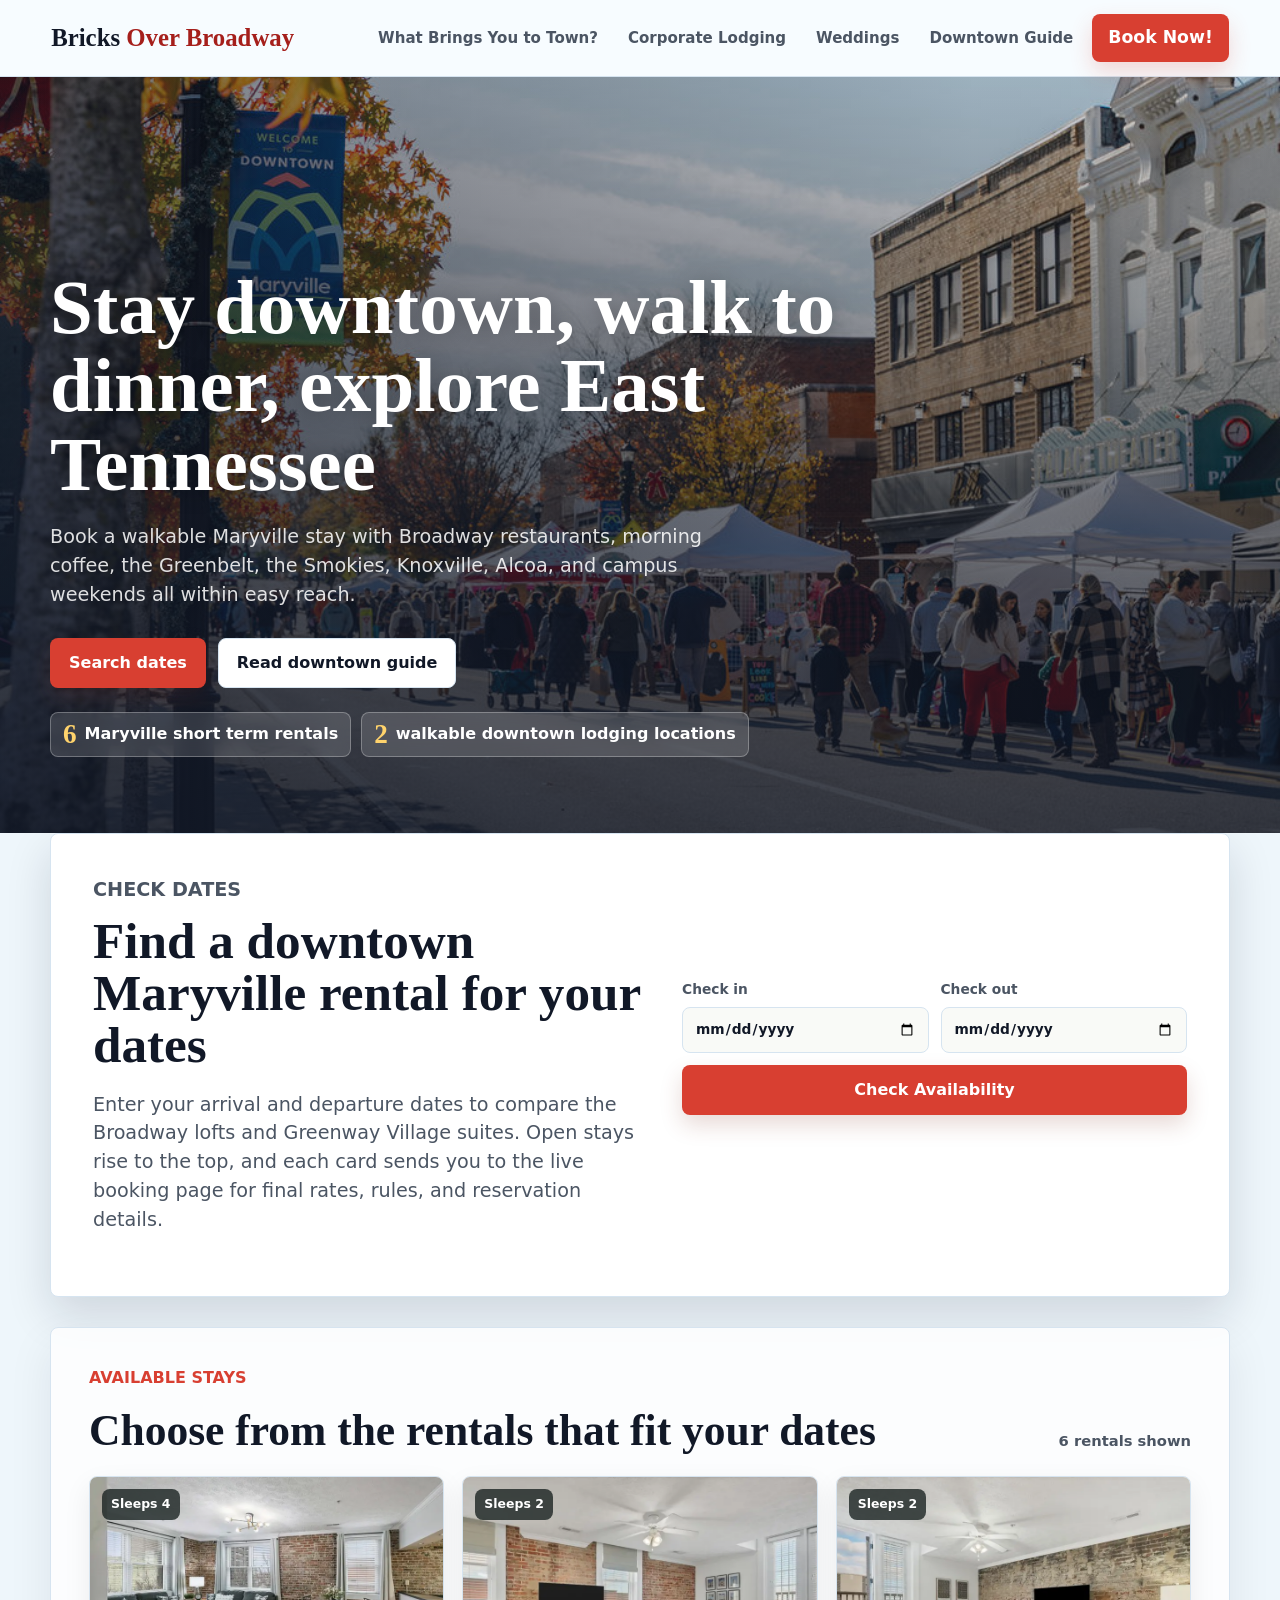
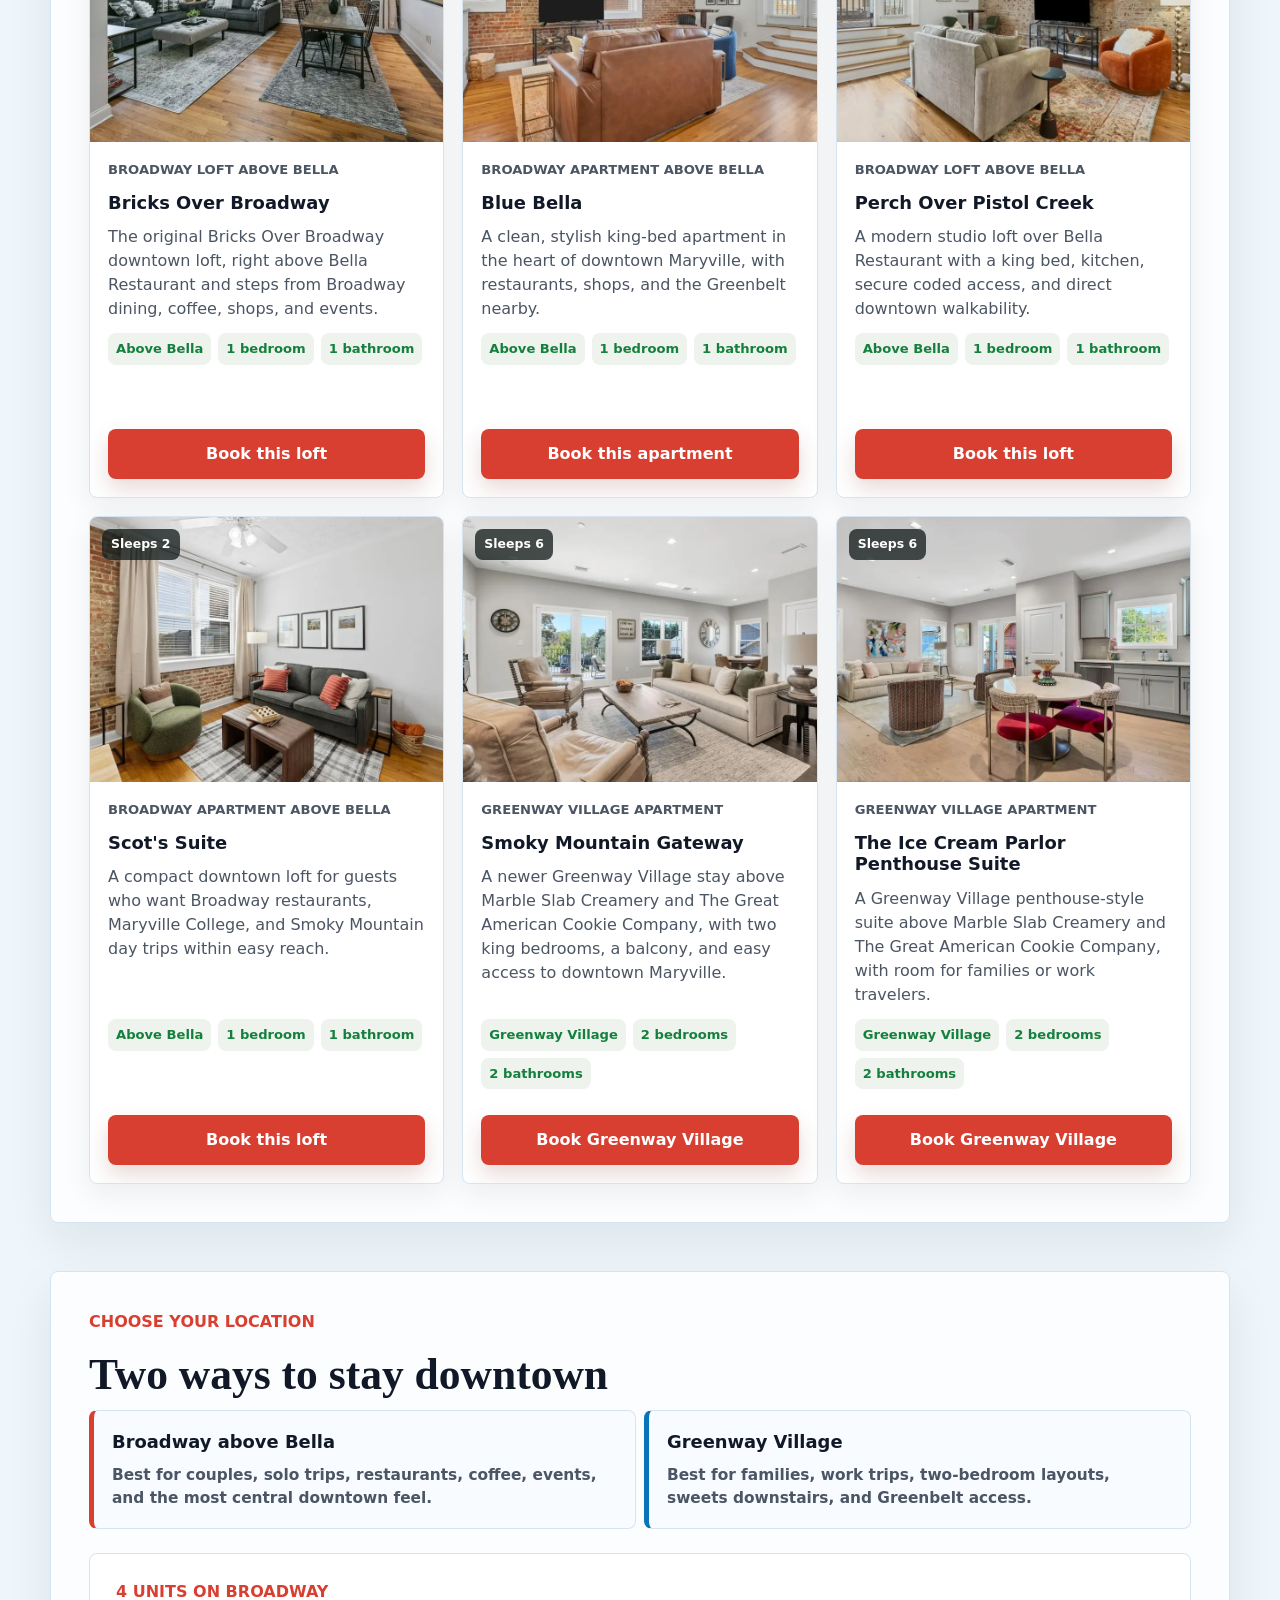
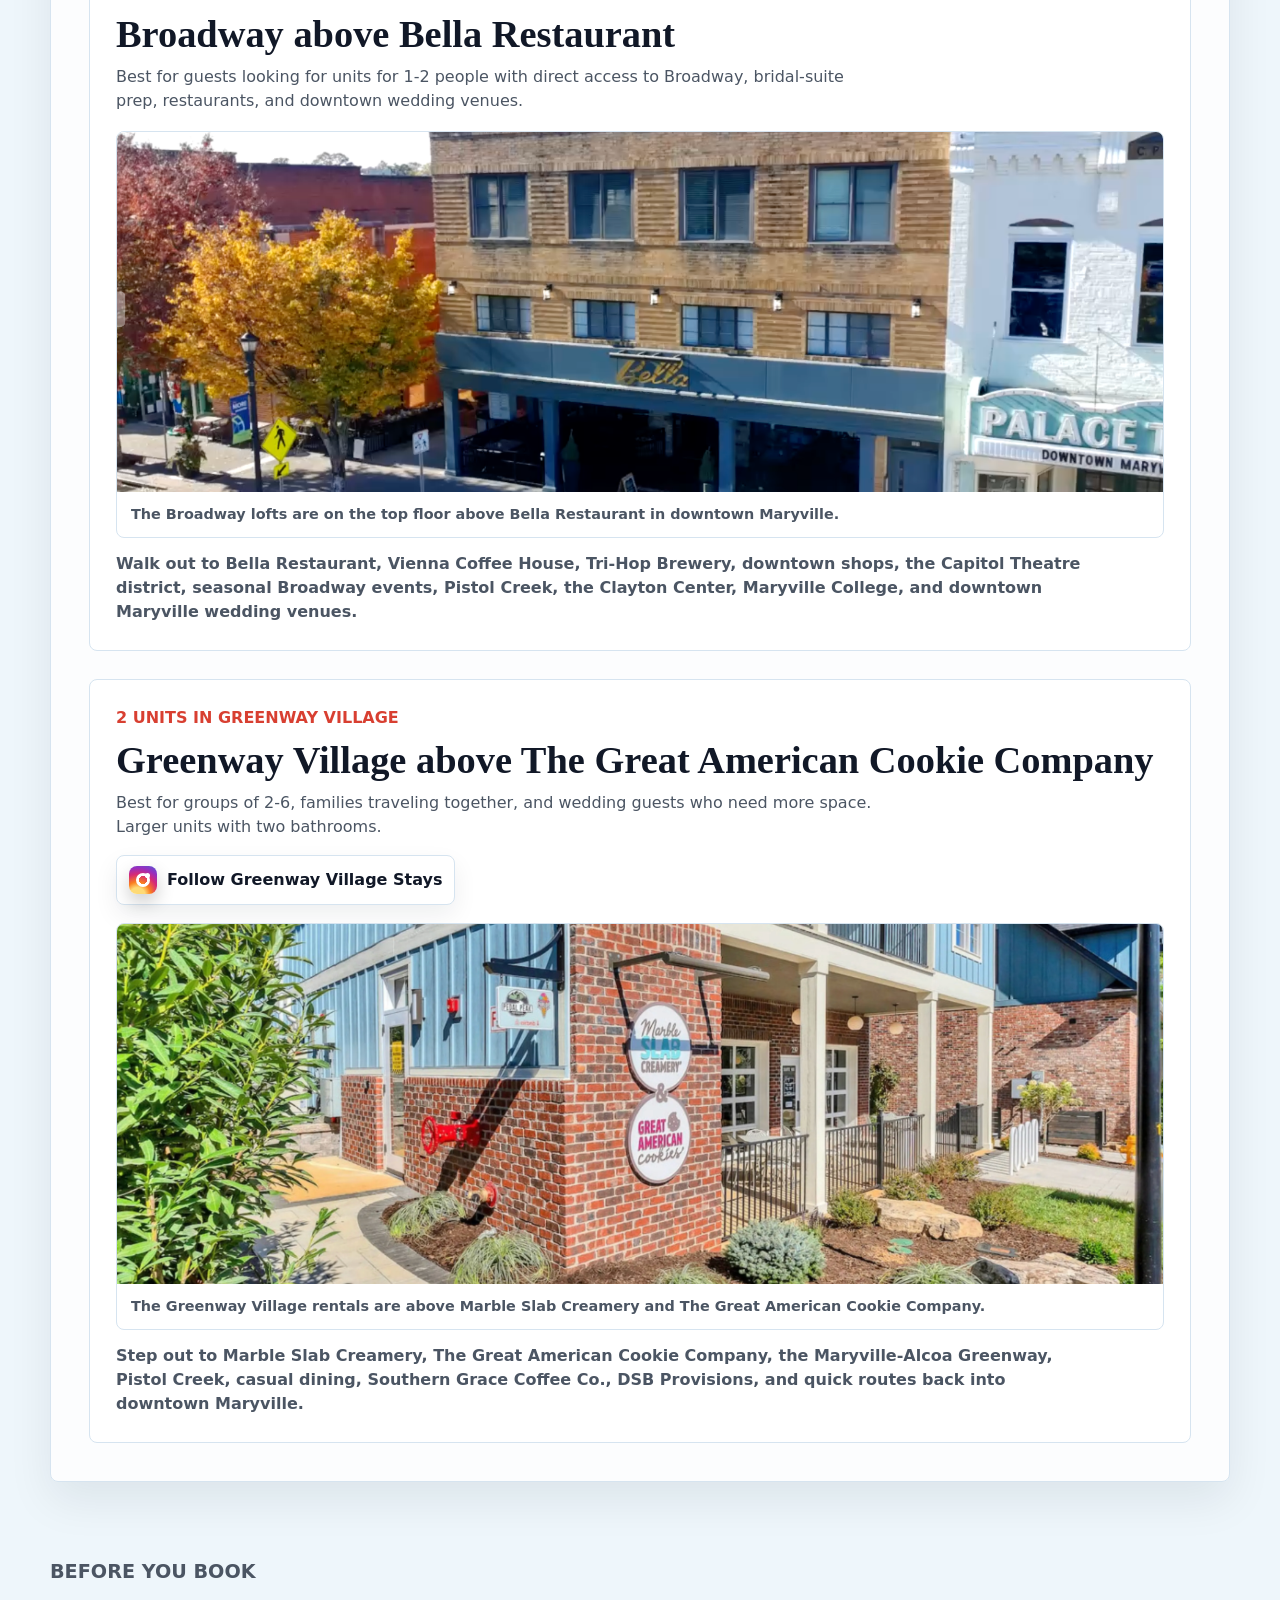
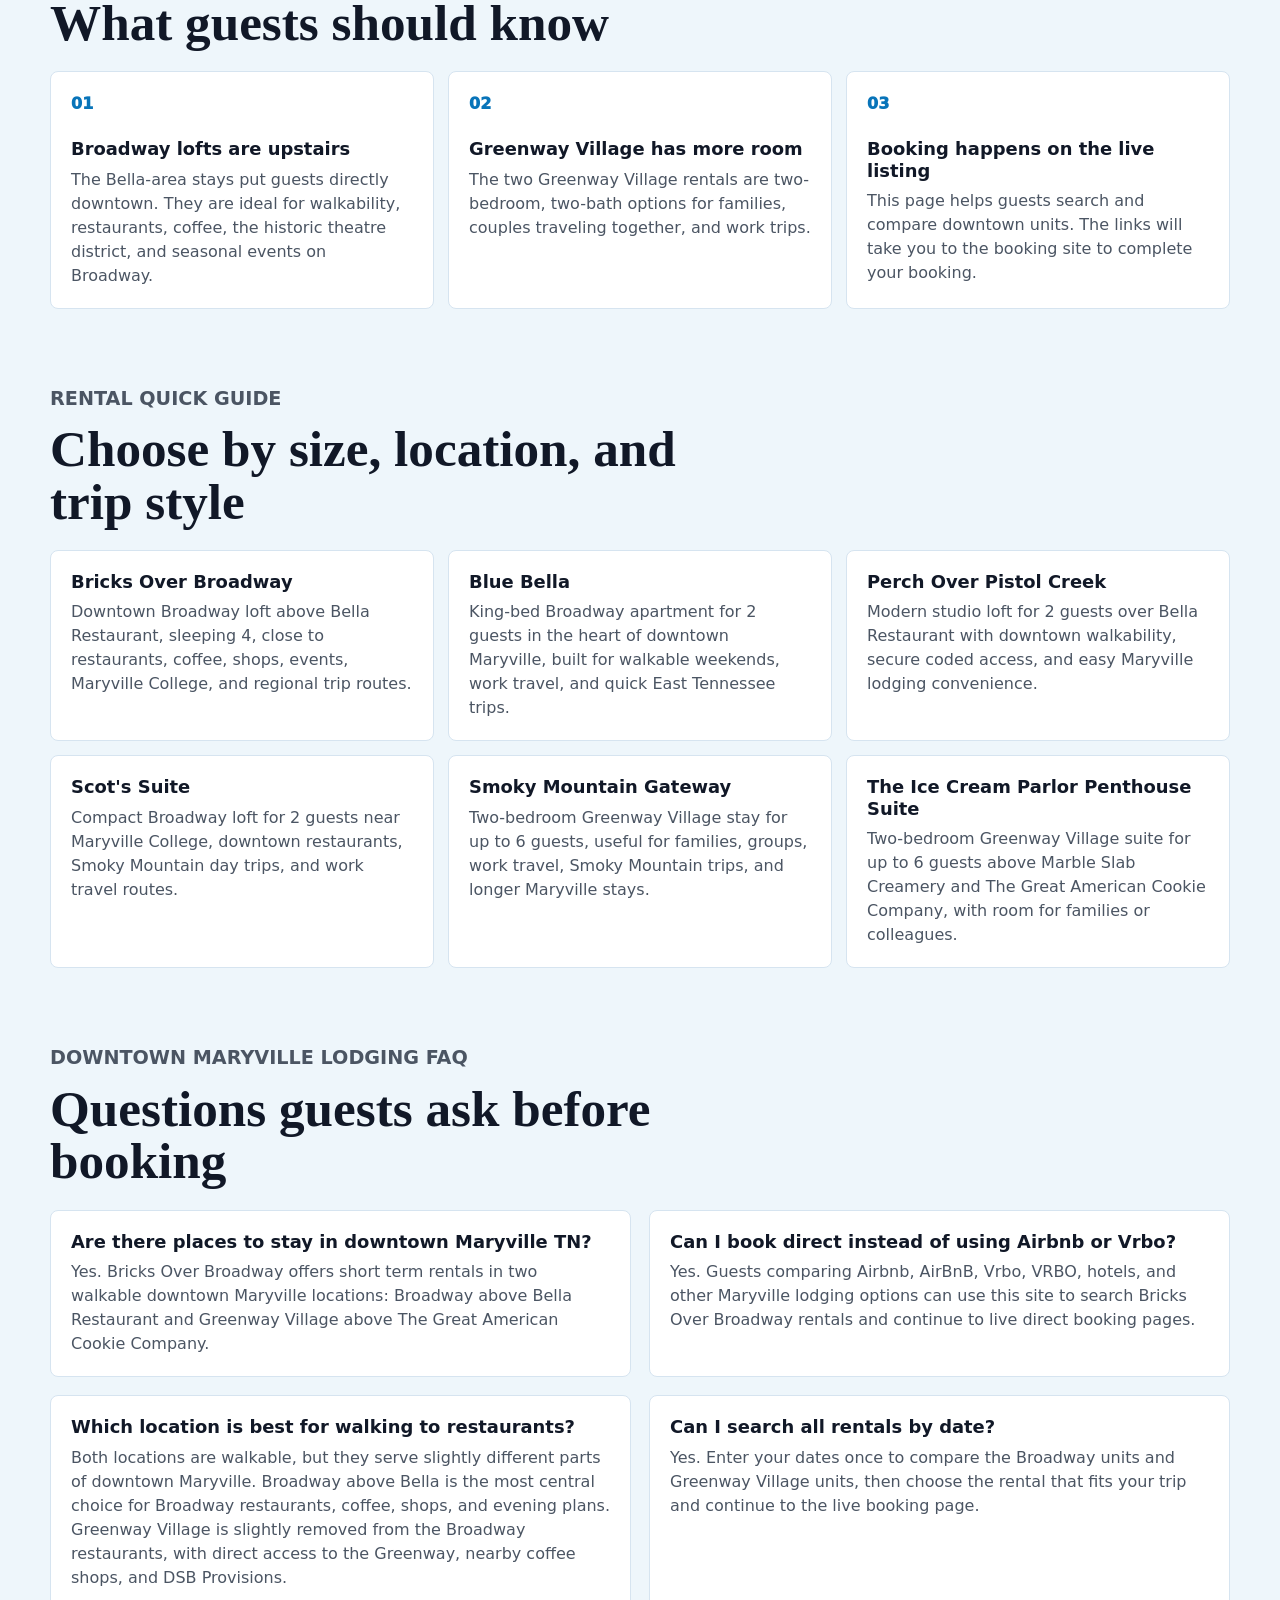
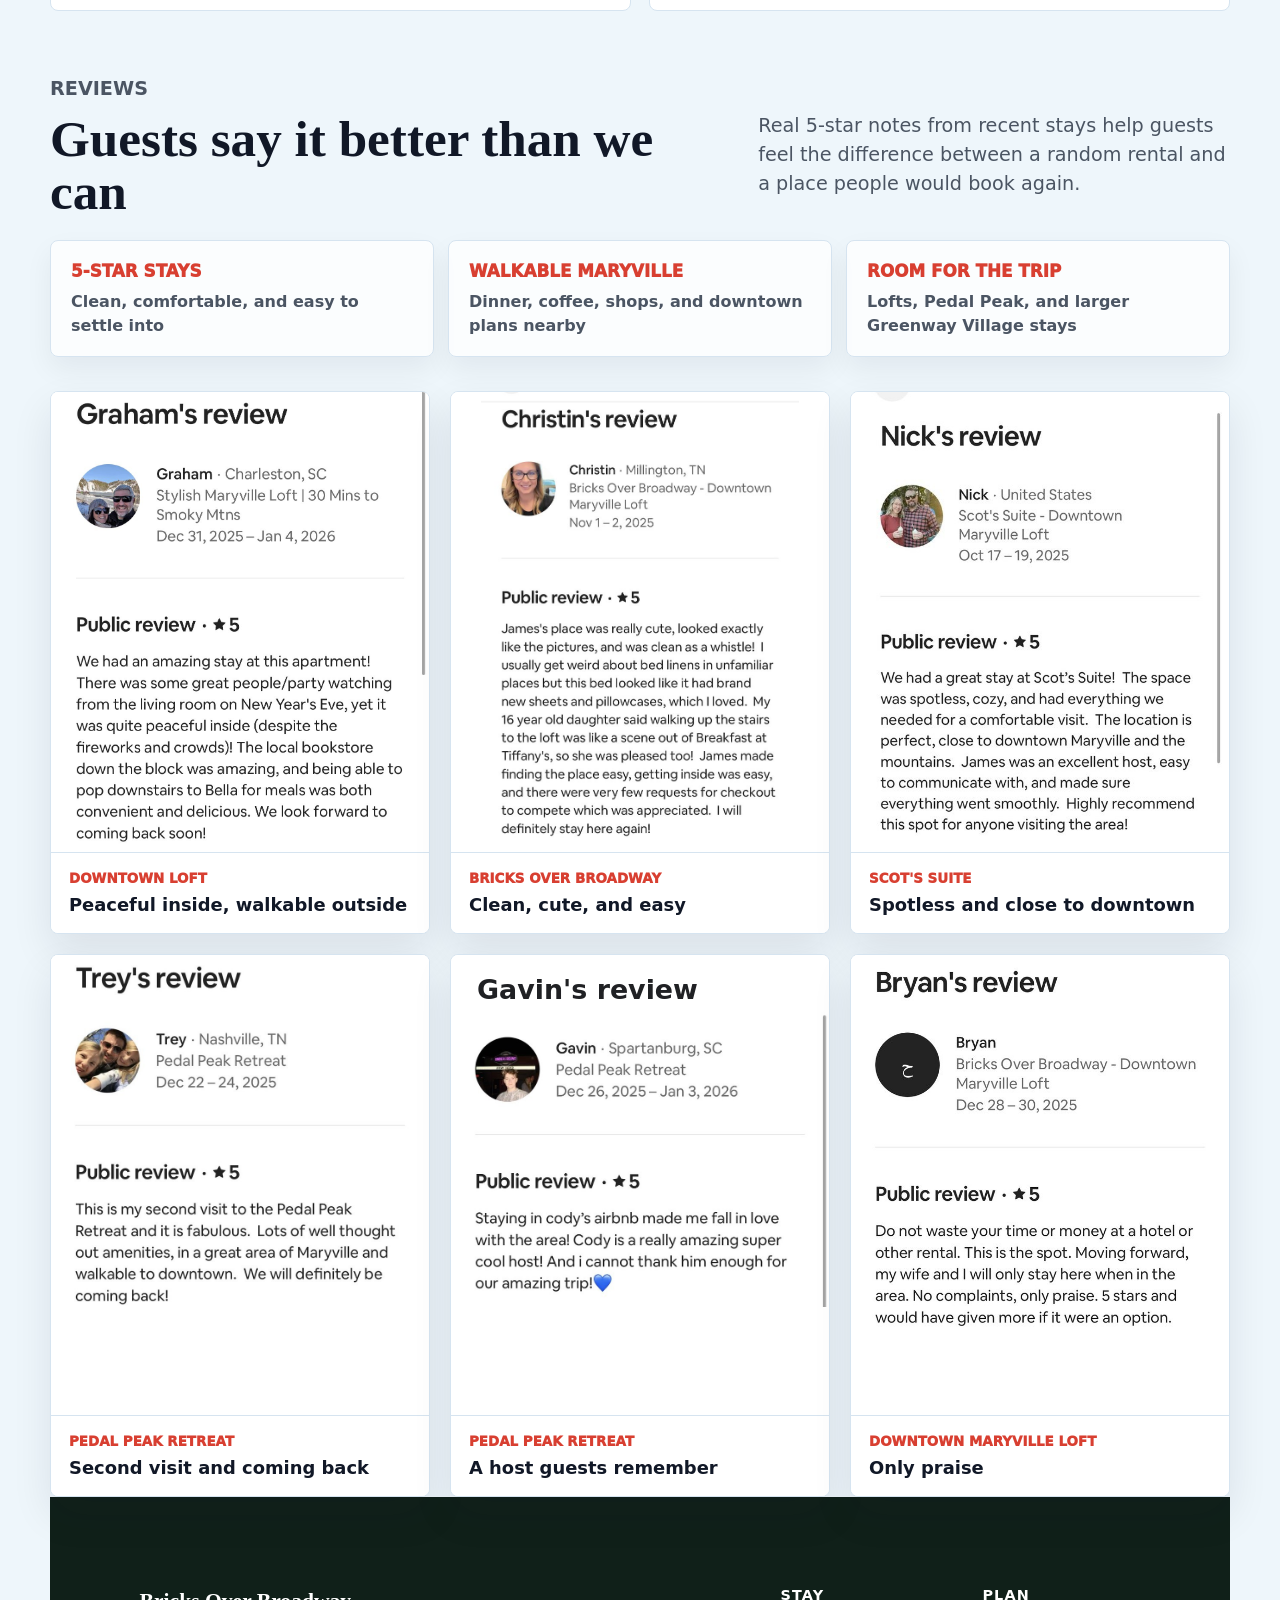
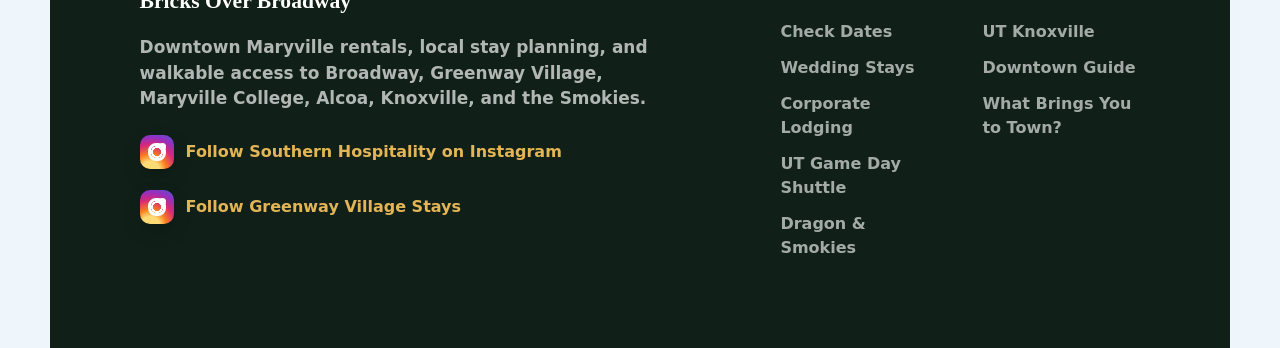
<file: index.html>
<!DOCTYPE html>
<html lang="en">
<head>
  <meta charset="UTF-8" />
  <meta name="viewport" content="width=device-width, initial-scale=1.0" />
  <meta http-equiv="Cache-Control" content="no-store, no-cache, must-revalidate, max-age=0" />
  <meta http-equiv="Pragma" content="no-cache" />
  <meta http-equiv="Expires" content="0" />
  <title>Places to Stay in Downtown Maryville TN | Bricks Over Broadway</title>
  <meta name="description" content="Find downtown Maryville TN lodging and direct-book short term rentals near The Dragon, DENSO, Cirrus, Smith &amp; Wesson, Neyland Stadium, and UT Knoxville." />
  <link rel="canonical" href="https://bricksoverbroadway.com/" />
  <meta property="og:type" content="website" />
  <meta property="og:site_name" content="Bricks Over Broadway" />
  <meta property="og:title" content="Places to Stay in Downtown Maryville TN | Bricks Over Broadway" />
  <meta property="og:description" content="Check availability for downtown Maryville lodging in two walkable locations: Broadway above Bella Restaurant and Greenway Village above The Great American Cookie Company." />
  <meta property="og:url" content="https://bricksoverbroadway.com/" />
  <meta property="og:image" content="https://bricksoverbroadway.com/Assets/bricks-over-broadway-social-share.jpg" />
  <meta property="og:image:secure_url" content="https://bricksoverbroadway.com/Assets/bricks-over-broadway-social-share.jpg" />
  <meta property="og:image:type" content="image/jpeg" />
  <meta property="og:image:width" content="1200" />
  <meta property="og:image:height" content="630" />
  <meta name="twitter:card" content="summary_large_image" />
  <meta name="twitter:title" content="Places to Stay in Downtown Maryville TN | Bricks Over Broadway" />
  <meta name="twitter:description" content="Check availability for downtown Maryville lodging in two walkable locations near Broadway restaurants and Greenway Village." />
  <meta name="twitter:image" content="https://bricksoverbroadway.com/Assets/bricks-over-broadway-social-share.jpg" />
  <link rel="stylesheet" href="styles.css?v=fast-preview-20260513" />
  <script type="application/ld+json">
  {
    "@context": "https://schema.org",
    "@type": "LodgingBusiness",
    "@id": "https://bricksoverbroadway.com/#lodging-business",
    "name": "Bricks Over Broadway",
    "url": "https://bricksoverbroadway.com/",
    "image": "https://bricksoverbroadway.com/Assets/bricks-over-broadway-social-share.jpg",
    "description": "Walkable downtown Maryville vacation rentals and short-term lodging above Bella Restaurant near Broadway restaurants, the Greenway, Maryville College, Alcoa, Knoxville, the Smoky Mountains, and Tail of the Dragon.",
    "telephone": "+1-865-254-4167",
    "address": {
      "@type": "PostalAddress",
      "streetAddress": "121 W Broadway Ave D",
      "addressLocality": "Maryville",
      "addressRegion": "TN",
      "postalCode": "37801",
      "addressCountry": "US"
    },
    "hasMap": "https://www.google.com/maps/search/?api=1&query=121%20W%20Broadway%20Ave%20D%2C%20Maryville%2C%20TN%2037801",
    "openingHoursSpecification": [
      {
        "@type": "OpeningHoursSpecification",
        "dayOfWeek": [
          "Monday",
          "Tuesday",
          "Wednesday",
          "Thursday",
          "Friday",
          "Saturday",
          "Sunday"
        ],
        "opens": "00:00",
        "closes": "23:59"
      }
    ],
    "areaServed": [
      {"@type": "City", "name": "Maryville"},
      {"@type": "City", "name": "Alcoa"},
      {"@type": "City", "name": "Knoxville"},
      {"@type": "AdministrativeArea", "name": "Blount County"},
      {"@type": "Place", "name": "Great Smoky Mountains"},
      {"@type": "Place", "name": "Tail of the Dragon"}
    ],
    "makesOffer": [
      {"@type": "Offer", "name": "Downtown Maryville vacation rentals"},
      {"@type": "Offer", "name": "Short-term lodging"},
      {"@type": "Offer", "name": "Extended stay lodging"},
      {"@type": "Offer", "name": "Corporate lodging"},
      {"@type": "Offer", "name": "Wedding guest lodging"},
      {"@type": "Offer", "name": "UT game weekend lodging"},
      {"@type": "Offer", "name": "Tail of the Dragon lodging"}
    ]
  }
  </script>
  <script type="application/ld+json">
  {
    "@context": "https://schema.org",
    "@type": "ItemList",
    "name": "Bricks Over Broadway Maryville rentals",
    "itemListElement": [
      {"@type": "ListItem", "position": 1, "name": "Bricks Over Broadway", "url": "https://stonehouserentals.holidayfuture.com/listings/131125"},
      {"@type": "ListItem", "position": 2, "name": "Blue Bella", "url": "https://stonehouserentals.holidayfuture.com/listings/326085"},
      {"@type": "ListItem", "position": 3, "name": "Perch Over Pistol Creek", "url": "https://stonehouserentals.holidayfuture.com/listings/326086"},
      {"@type": "ListItem", "position": 4, "name": "Scot's Suite", "url": "https://stonehouserentals.holidayfuture.com/listings/316937"},
      {"@type": "ListItem", "position": 5, "name": "The Ice Cream Parlor Penthouse Suite", "url": "https://stonehouserentals.holidayfuture.com/listings/455721"},
      {"@type": "ListItem", "position": 6, "name": "Smoky Mountain Gateway", "url": "https://stonehouserentals.holidayfuture.com/listings/456253"}
    ]
  }
  </script>
  <script type="application/ld+json">
  {
    "@context": "https://schema.org",
    "@type": "BreadcrumbList",
    "itemListElement": [
      {"@type": "ListItem", "position": 1, "name": "Home", "item": "https://bricksoverbroadway.com/"},
      {"@type": "ListItem", "position": 2, "name": "Browse Maryville Rentals", "item": "https://bricksoverbroadway.com/"}
    ]
  }
  </script>
  <script type="application/ld+json">
  {
    "@context": "https://schema.org",
    "@type": "FAQPage",
    "mainEntity": [
      {
        "@type": "Question",
        "name": "Are there places to stay in downtown Maryville TN?",
        "acceptedAnswer": {
          "@type": "Answer",
          "text": "Yes. Bricks Over Broadway offers downtown Maryville short term rentals in two walkable locations: Broadway above Bella Restaurant and Greenway Village above The Great American Cookie Company."
        }
      },
      {
        "@type": "Question",
        "name": "Can I book direct instead of using Airbnb or Vrbo?",
        "acceptedAnswer": {
          "@type": "Answer",
          "text": "Yes. Guests comparing Airbnb, AirBnB, Vrbo, VRBO, hotels, and Maryville lodging options can use this site to search Bricks Over Broadway rentals and continue to live direct booking pages."
        }
      },
      {
        "@type": "Question",
        "name": "Which Bricks Over Broadway location is best for walking to restaurants?",
        "acceptedAnswer": {
          "@type": "Answer",
          "text": "Both locations are walkable, but they serve slightly different parts of downtown Maryville. Broadway above Bella is the most central choice for Broadway restaurants, coffee, shops, and evening plans. Greenway Village is slightly removed from the Broadway restaurants, with direct access to the Greenway, nearby coffee shops, and DSB Provisions."
        }
      },
      {
        "@type": "Question",
        "name": "Can I search all Bricks Over Broadway rentals by date?",
        "acceptedAnswer": {
          "@type": "Answer",
          "text": "Yes. Enter your dates once to compare the Broadway units and Greenway Village units, then choose the rental that fits your trip and continue to the live booking page."
        }
      }
    ]
  }
  </script>
</head>
<body>
  <nav class="nav" aria-label="Main navigation">
    <a class="nav__logo" href="index.html" aria-label="Bricks Over Broadway home page">
      <span>Bricks</span> Over Broadway
    </a>
    <div class="nav__links">
      <a href="what-brings-you-to-town.html">What Brings You to Town?</a>
      <a href="maryville-work-travel-lodging.html">Corporate Lodging</a>
      <a href="maryville-wedding-venues-bridal-suites.html">Weddings</a>
      <a href="downtown-guide.html">Downtown Guide</a>
      <a class="nav__cta" href="#availability">Book Now!</a>
    </div>
    <a class="nav__mobile-cta" href="#availability">Book Now!</a>
    <details class="nav__menu">
      <summary aria-label="Open navigation menu">
        <span></span>
        <span></span>
        <span></span>
      </summary>
      <div class="nav__menu-panel">
        <a href="what-brings-you-to-town.html">What Brings You to Town?</a>
        <a href="maryville-work-travel-lodging.html">Corporate Lodging</a>
        <a href="maryville-wedding-venues-bridal-suites.html">Weddings</a>
        <a href="downtown-guide.html">Downtown Guide</a>
        <a href="tail-of-the-dragon-smoky-mountains-lodging.html">Tail of the Dragon</a>
        <a href="ut-football-game-day-shuttle-maryville.html">UT Game Day Shuttle</a>
      </div>
    </details>
  </nav>

  <header class="booking-hero" id="top">
    <img class="booking-hero__image" src="Assets/maryville-downtown-hero.jpg" alt="Downtown Maryville Tennessee festival on Broadway near the Capitol Theatre and Bella Restaurant" />
    <div class="booking-hero__overlay"></div>
    <div class="booking-hero__content">
      <h1>Stay downtown, walk to dinner, explore East Tennessee</h1>
      <p>
        Book a walkable Maryville stay with Broadway restaurants, morning coffee, the Greenbelt,
        the Smokies, Knoxville, Alcoa, and campus weekends all within easy reach.
      </p>
      <div class="hero__actions">
        <a class="button button--primary" href="#availability">Search dates</a>
        <a class="button button--secondary" href="downtown-guide.html">Read downtown guide</a>
      </div>
      <div class="booking-hero__facts" aria-label="Rental collection summary">
        <span><strong>6</strong> Maryville short term rentals</span>
        <span><strong>2</strong> walkable downtown lodging locations</span>
      </div>
    </div>
  </header>

  <main>
    <section class="availability booking-search" id="availability" aria-labelledby="availability-title">
      <div class="availability__copy">
        <p class="eyebrow">Check dates</p>
        <h2 id="availability-title">Find a downtown Maryville rental for your dates</h2>
        <p>
          Enter your arrival and departure dates to compare the Broadway lofts and Greenway Village suites.
          Open stays rise to the top, and each card sends you to the live booking page for final rates,
          rules, and reservation details.
        </p>
      </div>
      <div class="availability__form">
        <label>
          <span>Check in</span>
          <input id="checkin" type="date" />
        </label>
        <label>
          <span>Check out</span>
          <input id="checkout" type="date" />
        </label>
        <button class="button button--primary" id="availabilityBtn" type="button">Check Availability</button>
        <p id="availabilityNote" class="availability__note" aria-live="polite"></p>
      </div>
    </section>

    <section class="section booking-results" id="rentals" aria-labelledby="rentals-title">
      <div class="booking-results__intro">
        <div>
          <p class="eyebrow">Available stays</p>
          <h2 id="rentals-title">Choose from the rentals that fit your dates</h2>
        </div>
        <p id="listingCount">6 rentals shown</p>
      </div>
      <div class="rental-grid rental-grid--results" id="listingGrid"></div>
    </section>

    <section class="section booking-results booking-location-guide" aria-labelledby="locations-title">
      <div class="booking-results__intro">
        <div>
          <p class="eyebrow">Choose your location</p>
          <h2 id="locations-title">Two ways to stay downtown</h2>
        </div>
        <div class="zone-chooser" aria-label="Compare downtown Maryville lodging locations">
          <a href="#broadway-title">
            <strong>Broadway above Bella</strong>
            <span>Best for couples, solo trips, restaurants, coffee, events, and the most central downtown feel.</span>
          </a>
          <a href="#greenway-title">
            <strong>Greenway Village</strong>
            <span>Best for families, work trips, two-bedroom layouts, sweets downstairs, and Greenbelt access.</span>
          </a>
        </div>
      </div>

      <section class="booking-zone" aria-labelledby="broadway-title">
        <div class="booking-zone__head">
          <div>
            <p class="eyebrow">4 units on Broadway</p>
            <h3 id="broadway-title">Broadway above Bella Restaurant</h3>
            <p>Best for guests looking for units for 1-2 people with direct access to Broadway, bridal-suite prep, restaurants, and downtown wedding venues.</p>
          </div>
        </div>
        <figure class="zone-photo">
          <img src="Assets/bella-broadway-lofts.png" alt="Top-floor Bricks Over Broadway lofts above Bella Restaurant in downtown Maryville" />
          <figcaption>The Broadway lofts are on the top floor above Bella Restaurant in downtown Maryville.</figcaption>
        </figure>
        <p class="nearby-note">
          Walk out to Bella Restaurant, Vienna Coffee House, Tri-Hop Brewery, downtown shops, the Capitol Theatre district,
          seasonal Broadway events, Pistol Creek, the Clayton Center, Maryville College, and downtown Maryville wedding venues.
        </p>
      </section>

      <section class="booking-zone" aria-labelledby="greenway-title">
        <div class="booking-zone__head">
          <div>
            <p class="eyebrow">2 units in Greenway Village</p>
            <h3 id="greenway-title">Greenway Village above The Great American Cookie Company</h3>
            <p>Best for groups of 2-6, families traveling together, and wedding guests who need more space. Larger units with two bathrooms.</p>
            <a class="zone-instagram" href="https://www.instagram.com/greenwayvillagestays?igsh=ZXQ2bDRxaXQwdzM0" target="_blank" rel="noopener">
              <span class="footer__instagram-icon" aria-hidden="true"></span>
              Follow Greenway Village Stays
            </a>
          </div>
        </div>
        <figure class="zone-photo">
          <img src="Assets/greenway-village-cookie-company.png" alt="Greenway Village building in Maryville with Marble Slab Creamery and Great American Cookies below Bricks Over Broadway rentals" />
          <figcaption>The Greenway Village rentals are above Marble Slab Creamery and The Great American Cookie Company.</figcaption>
        </figure>
        <p class="nearby-note">
          Step out to Marble Slab Creamery, The Great American Cookie Company, the Maryville-Alcoa Greenway, Pistol Creek,
          casual dining, Southern Grace Coffee Co., DSB Provisions, and quick routes back into downtown Maryville.
        </p>
      </section>
    </section>

    <section class="section booking-guide" aria-labelledby="booking-guide-title">
      <div class="section__heading">
        <div>
          <p class="eyebrow">Before you book</p>
          <h2 id="booking-guide-title">What guests should know</h2>
        </div>
      </div>
      <div class="reason-grid">
        <article>
          <span>01</span>
          <h3>Broadway lofts are upstairs</h3>
          <p>The Bella-area stays put guests directly downtown. They are ideal for walkability, restaurants, coffee, the historic theatre district, and seasonal events on Broadway.</p>
        </article>
        <article>
          <span>02</span>
          <h3>Greenway Village has more room</h3>
          <p>The two Greenway Village rentals are two-bedroom, two-bath options for families, couples traveling together, and work trips.</p>
        </article>
        <article>
          <span>03</span>
          <h3>Booking happens on the live listing</h3>
          <p>This page helps guests search and compare downtown units. The links will take you to the booking site to complete your booking.</p>
        </article>
      </div>
    </section>

    <section class="section static-rental-summary mobile-hidden" aria-labelledby="rental-summary-title">
      <div class="section__heading">
        <div>
          <p class="eyebrow">Rental quick guide</p>
          <h2 id="rental-summary-title">Choose by size, location, and trip style</h2>
        </div>
      </div>
      <div class="guide-list">
        <article>
          <h3>Bricks Over Broadway</h3>
          <p>Downtown Broadway loft above Bella Restaurant, sleeping 4, close to restaurants, coffee, shops, events, Maryville College, and regional trip routes.</p>
        </article>
        <article>
          <h3>Blue Bella</h3>
          <p>King-bed Broadway apartment for 2 guests in the heart of downtown Maryville, built for walkable weekends, work travel, and quick East Tennessee trips.</p>
        </article>
        <article>
          <h3>Perch Over Pistol Creek</h3>
          <p>Modern studio loft for 2 guests over Bella Restaurant with downtown walkability, secure coded access, and easy Maryville lodging convenience.</p>
        </article>
        <article>
          <h3>Scot's Suite</h3>
          <p>Compact Broadway loft for 2 guests near Maryville College, downtown restaurants, Smoky Mountain day trips, and work travel routes.</p>
        </article>
        <article>
          <h3>Smoky Mountain Gateway</h3>
          <p>Two-bedroom Greenway Village stay for up to 6 guests, useful for families, groups, work travel, Smoky Mountain trips, and longer Maryville stays.</p>
        </article>
        <article>
          <h3>The Ice Cream Parlor Penthouse Suite</h3>
          <p>Two-bedroom Greenway Village suite for up to 6 guests above Marble Slab Creamery and The Great American Cookie Company, with room for families or colleagues.</p>
        </article>
      </div>
    </section>

    <section class="section booking-faq mobile-hidden" aria-labelledby="booking-faq-title">
      <div class="section__heading">
        <div>
          <p class="eyebrow">Downtown Maryville lodging FAQ</p>
          <h2 id="booking-faq-title">Questions guests ask before booking</h2>
        </div>
      </div>
      <div class="faq-list">
        <article>
          <h3>Are there places to stay in downtown Maryville TN?</h3>
          <p>Yes. Bricks Over Broadway offers short term rentals in two walkable downtown Maryville locations: Broadway above Bella Restaurant and Greenway Village above The Great American Cookie Company.</p>
        </article>
        <article>
          <h3>Can I book direct instead of using Airbnb or Vrbo?</h3>
          <p>Yes. Guests comparing Airbnb, AirBnB, Vrbo, VRBO, hotels, and other Maryville lodging options can use this site to search Bricks Over Broadway rentals and continue to live direct booking pages.</p>
        </article>
        <article>
          <h3>Which location is best for walking to restaurants?</h3>
          <p>Both locations are walkable, but they serve slightly different parts of downtown Maryville. Broadway above Bella is the most central choice for Broadway restaurants, coffee, shops, and evening plans. Greenway Village is slightly removed from the Broadway restaurants, with direct access to the Greenway, nearby coffee shops, and DSB Provisions.</p>
        </article>
        <article>
          <h3>Can I search all rentals by date?</h3>
          <p>Yes. Enter your dates once to compare the Broadway units and Greenway Village units, then choose the rental that fits your trip and continue to the live booking page.</p>
        </article>
      </div>
    </section>

    <section class="section guest-reviews" aria-labelledby="guest-reviews-title">
      <div class="section__heading">
        <div>
          <p class="eyebrow">Reviews</p>
          <h2 id="guest-reviews-title">Guests say it better than we can</h2>
        </div>
        <p>Real 5-star notes from recent stays help guests feel the difference between a random rental and a place people would book again.</p>
      </div>
      <div class="review-proof">
        <article>
          <strong>5-star stays</strong>
          <span>Clean, comfortable, and easy to settle into</span>
        </article>
        <article>
          <strong>Walkable Maryville</strong>
          <span>Dinner, coffee, shops, and downtown plans nearby</span>
        </article>
        <article>
          <strong>Room for the trip</strong>
          <span>Lofts, Pedal Peak, and larger Greenway Village stays</span>
        </article>
      </div>
      <div class="mobile-review-pill" aria-label="5-star guest reviews">5-Star Reviews</div>
      <div class="mobile-review-list" aria-label="Guest review highlights">
        <article>
          <span>Graham · Charleston, SC</span>
          <strong>5-star stay</strong>
          <p>We had an amazing stay at this apartment. The local bookstore down the block was amazing, and being able to pop downstairs to Bella for meals was convenient and delicious.</p>
        </article>
        <article>
          <span>Christin · Millington, TN</span>
          <strong>5-star stay</strong>
          <p>James's place was really cute, looked exactly like the pictures, and was clean as a whistle. I will definitely stay here again.</p>
        </article>
        <article>
          <span>Nick · United States</span>
          <strong>5-star stay</strong>
          <p>We had a great stay at Scot's Suite. The space was spotless, cozy, and close to downtown Maryville and the mountains.</p>
        </article>
      </div>
      <div class="review-card-grid">
        <figure class="review-card review-card--wide">
          <div class="review-card__media">
            <img src="Assets/reviews/graham-loft-review.jpg" alt="Graham's 5-star public review of a downtown Maryville loft stay" loading="lazy" decoding="async" />
          </div>
          <figcaption>
            <span>Downtown loft</span>
            <strong>Peaceful inside, walkable outside</strong>
          </figcaption>
        </figure>
        <figure class="review-card">
          <div class="review-card__media">
            <img src="Assets/reviews/christin-loft-review.jpg" alt="Christin's 5-star public review mentioning clean linens, easy check-in, and staying again" loading="lazy" decoding="async" />
          </div>
          <figcaption>
            <span>Bricks Over Broadway</span>
            <strong>Clean, cute, and easy</strong>
          </figcaption>
        </figure>
        <figure class="review-card">
          <div class="review-card__media">
            <img src="Assets/reviews/nick-loft-review.jpg" alt="Nick's 5-star public review of Scot's Suite in downtown Maryville" loading="lazy" decoding="async" />
          </div>
          <figcaption>
            <span>Scot's Suite</span>
            <strong>Spotless and close to downtown</strong>
          </figcaption>
        </figure>
        <figure class="review-card">
          <div class="review-card__media">
            <img src="Assets/reviews/trey-pedal-peak-review.jpg" alt="Trey's 5-star public review of Pedal Peak Retreat in Maryville" loading="lazy" decoding="async" />
          </div>
          <figcaption>
            <span>Pedal Peak Retreat</span>
            <strong>Second visit and coming back</strong>
          </figcaption>
        </figure>
        <figure class="review-card">
          <div class="review-card__media review-card__media--with-title">
            <b>Gavin's review</b>
            <img src="Assets/reviews/gavin-pedal-peak-review.jpg" alt="Gavin's 5-star public review of Pedal Peak Retreat" loading="lazy" decoding="async" />
          </div>
          <figcaption>
            <span>Pedal Peak Retreat</span>
            <strong>A host guests remember</strong>
          </figcaption>
        </figure>
        <figure class="review-card">
          <div class="review-card__media">
            <img src="Assets/reviews/bryan-loft-review.jpg" alt="Bryan's 5-star public review recommending a Bricks Over Broadway downtown Maryville loft over a hotel" loading="lazy" decoding="async" />
          </div>
          <figcaption>
            <span>Downtown Maryville loft</span>
            <strong>Only praise</strong>
          </figcaption>
        </figure>
      </div>
    </section>
  </main>

  <footer class="footer">
    <!-- footer-build: instagram-footer-20260513 -->
    <div class="footer__brand">
      <strong>Bricks Over Broadway</strong>
      <p>Downtown Maryville rentals, local stay planning, and walkable access to Broadway, Greenway Village, Maryville College, Alcoa, Knoxville, and the Smokies.</p>
      <a class="footer__social" href="https://www.instagram.com/southern_hospitality_prop/" target="_blank" rel="noopener">
        <span class="footer__instagram-icon" aria-hidden="true"></span>
        Follow Southern Hospitality on Instagram
      </a>
      <a class="footer__social" href="https://www.instagram.com/greenwayvillagestays?igsh=ZXQ2bDRxaXQwdzM0" target="_blank" rel="noopener">
        <span class="footer__instagram-icon" aria-hidden="true"></span>
        Follow Greenway Village Stays
      </a>
    </div>
    <div class="footer__links">
      <div>
        <strong>Stay</strong>
        <a href="#availability">Check Dates</a>
        <a href="maryville-wedding-venues-bridal-suites.html">Wedding Stays</a>
        <a href="maryville-work-travel-lodging.html">Corporate Lodging</a>
        <a href="ut-football-game-day-shuttle-maryville.html">UT Game Day Shuttle</a>
        <a href="tail-of-the-dragon-smoky-mountains-lodging.html">Dragon &amp; Smokies</a>
      </div>
      <div>
        <strong>Plan</strong>
        <a href="neyland-stadium-ut-knoxville-lodging.html">UT Knoxville</a>
        <a href="downtown-guide.html">Downtown Guide</a>
        <a href="what-brings-you-to-town.html">What Brings You to Town?</a>
      </div>
    </div>
  </footer>

  <script src="rentals.js"></script>
</body>
</html>
</file>
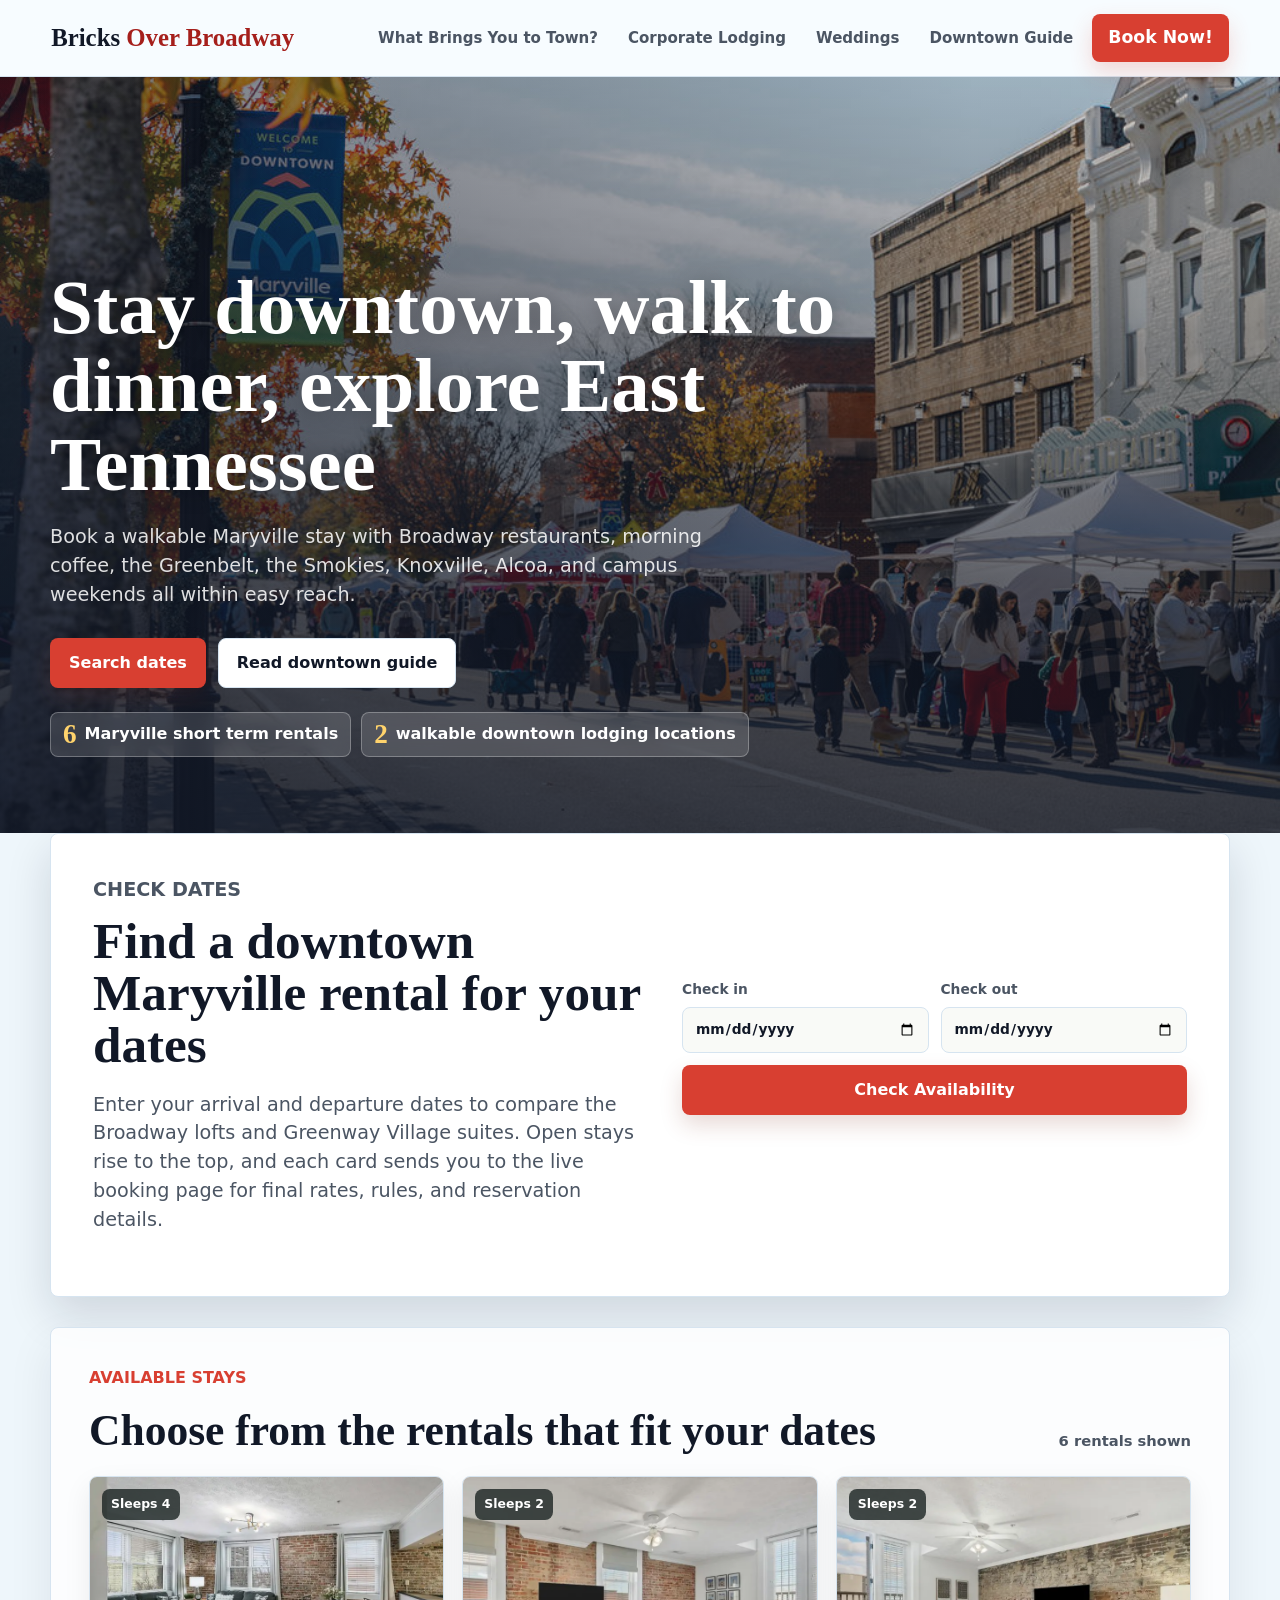
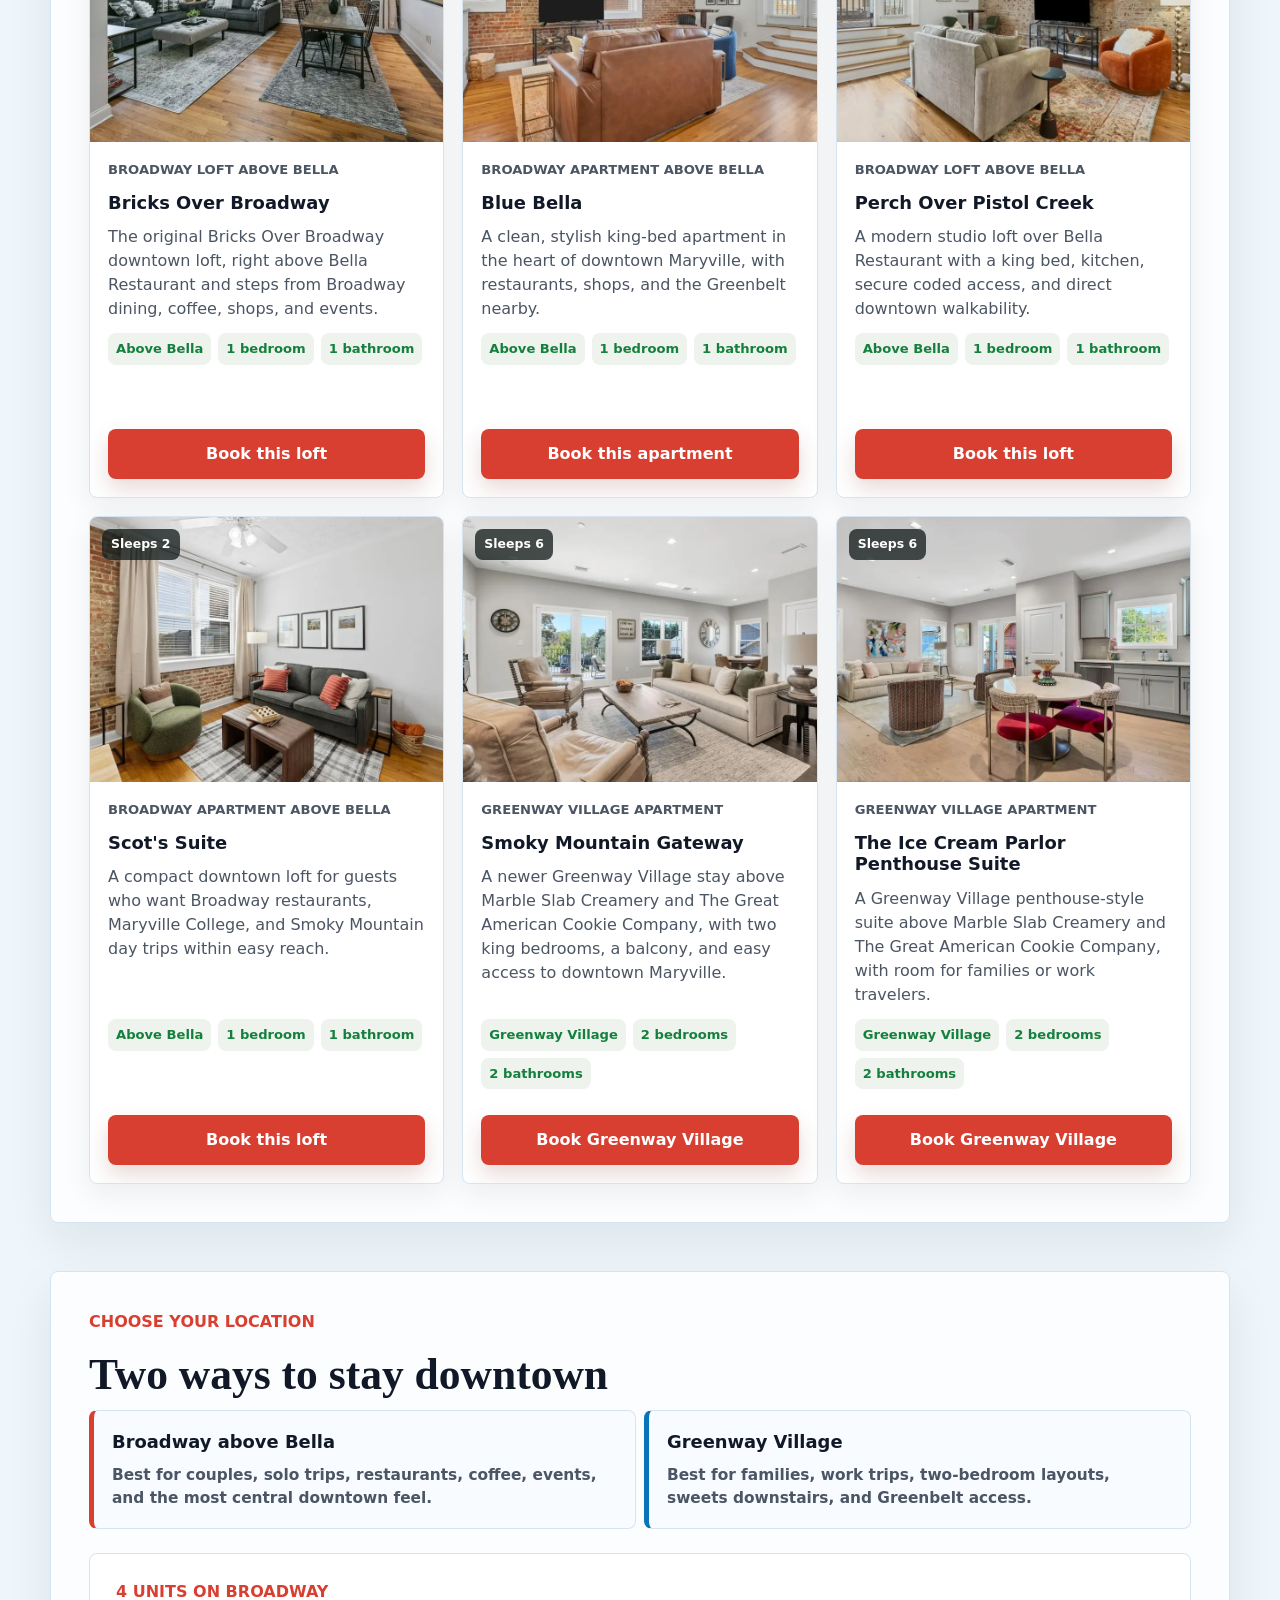
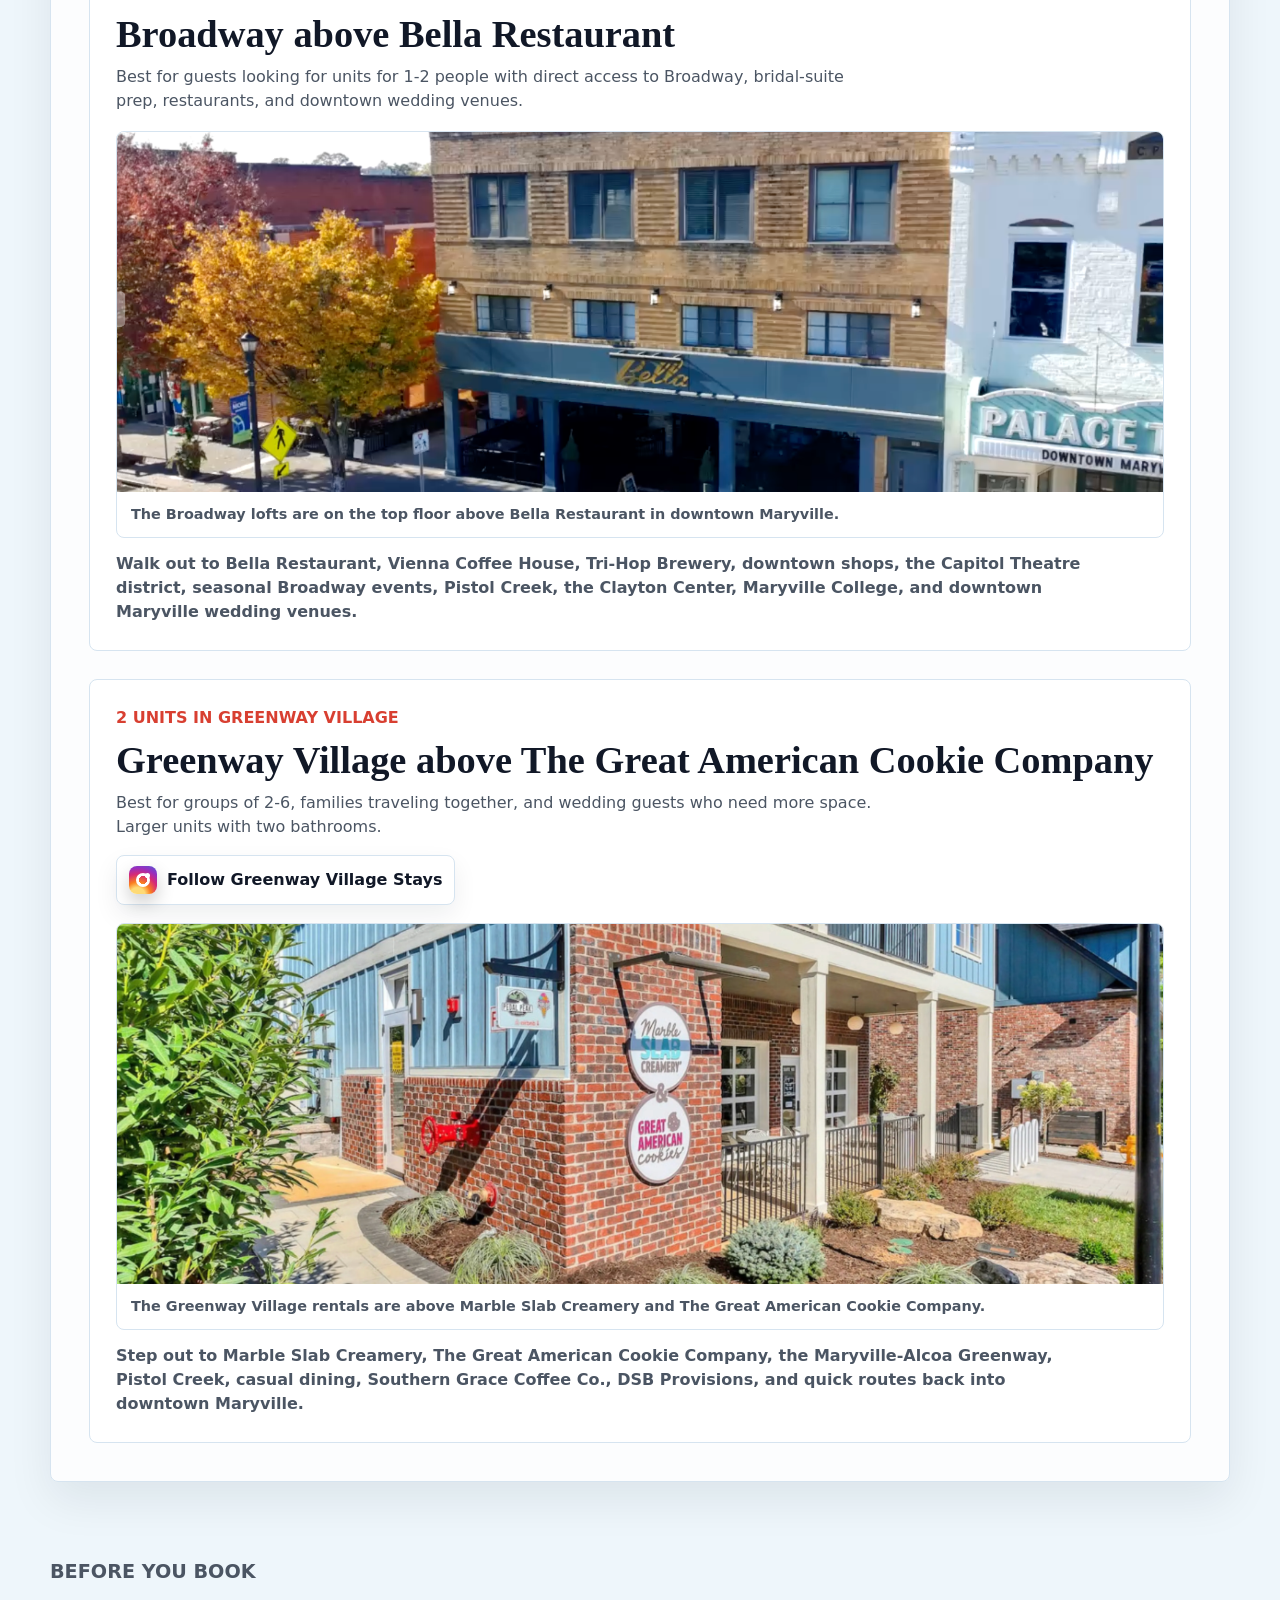
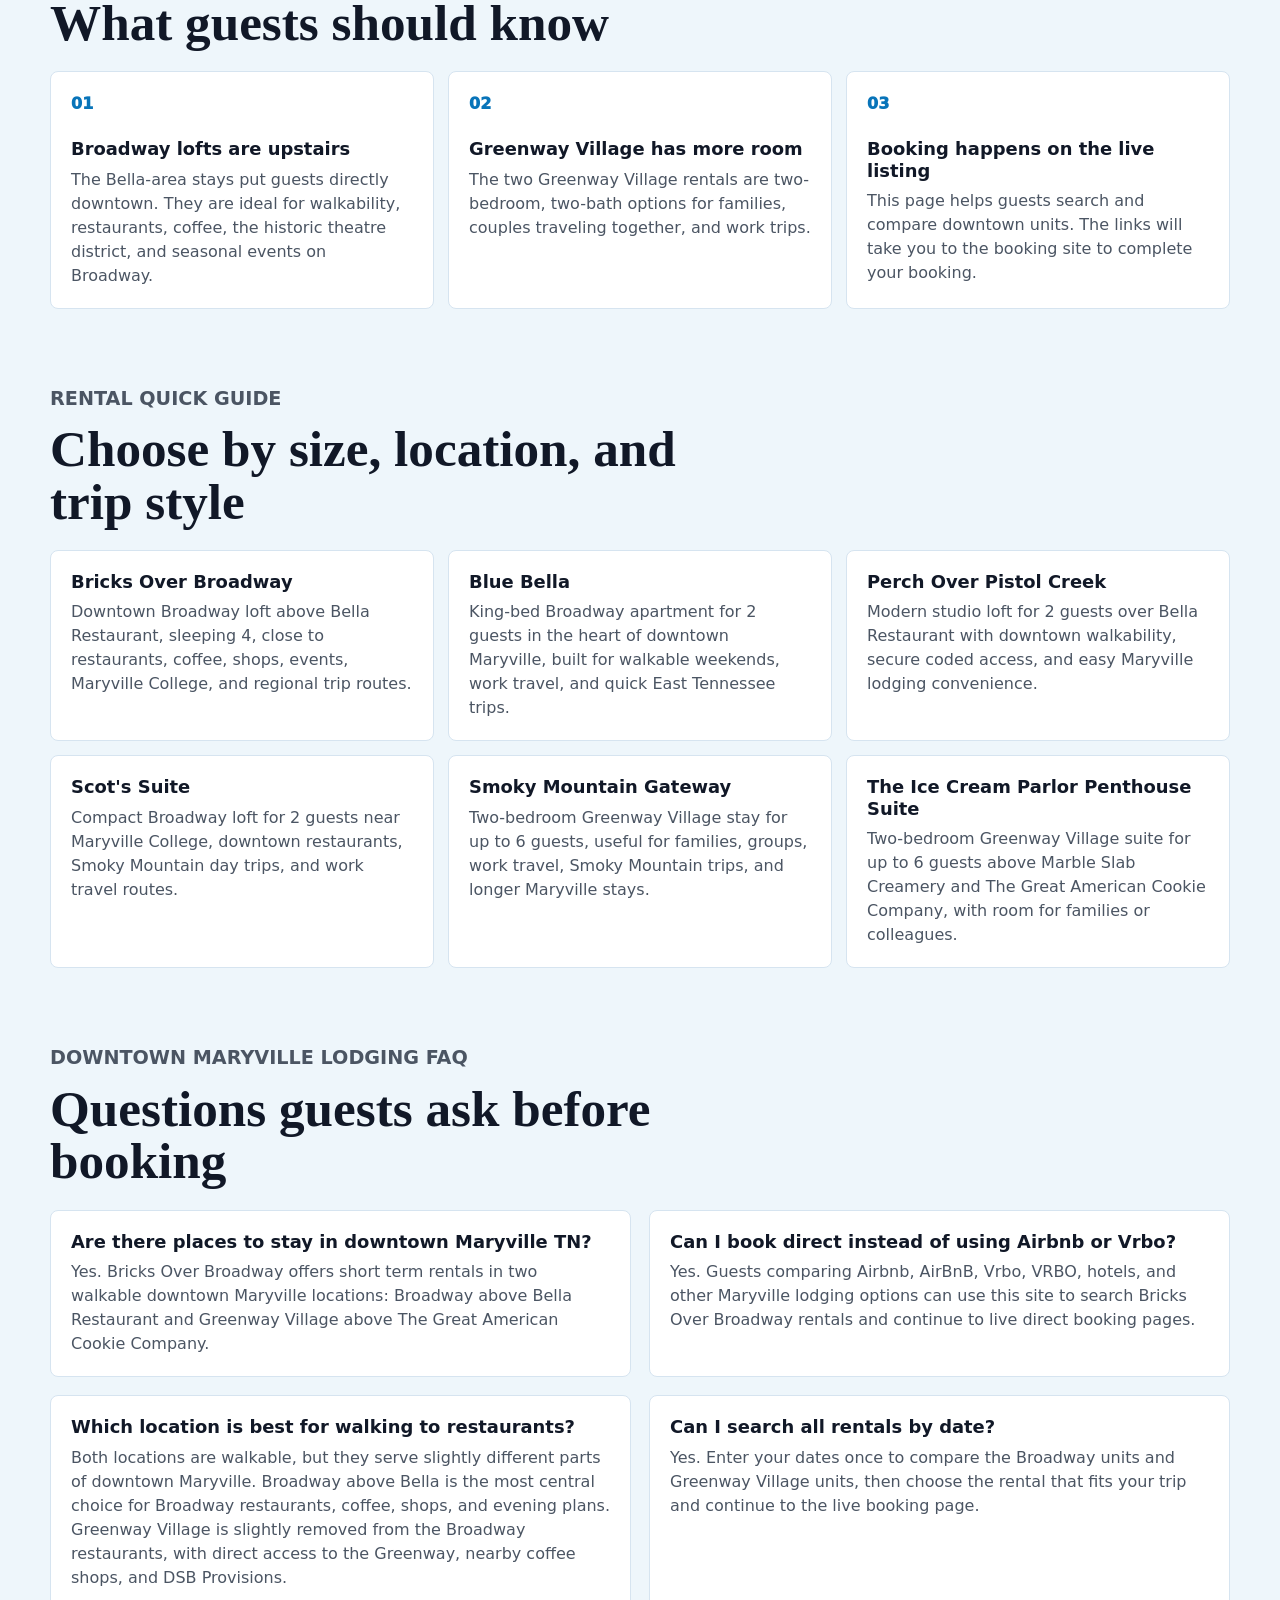
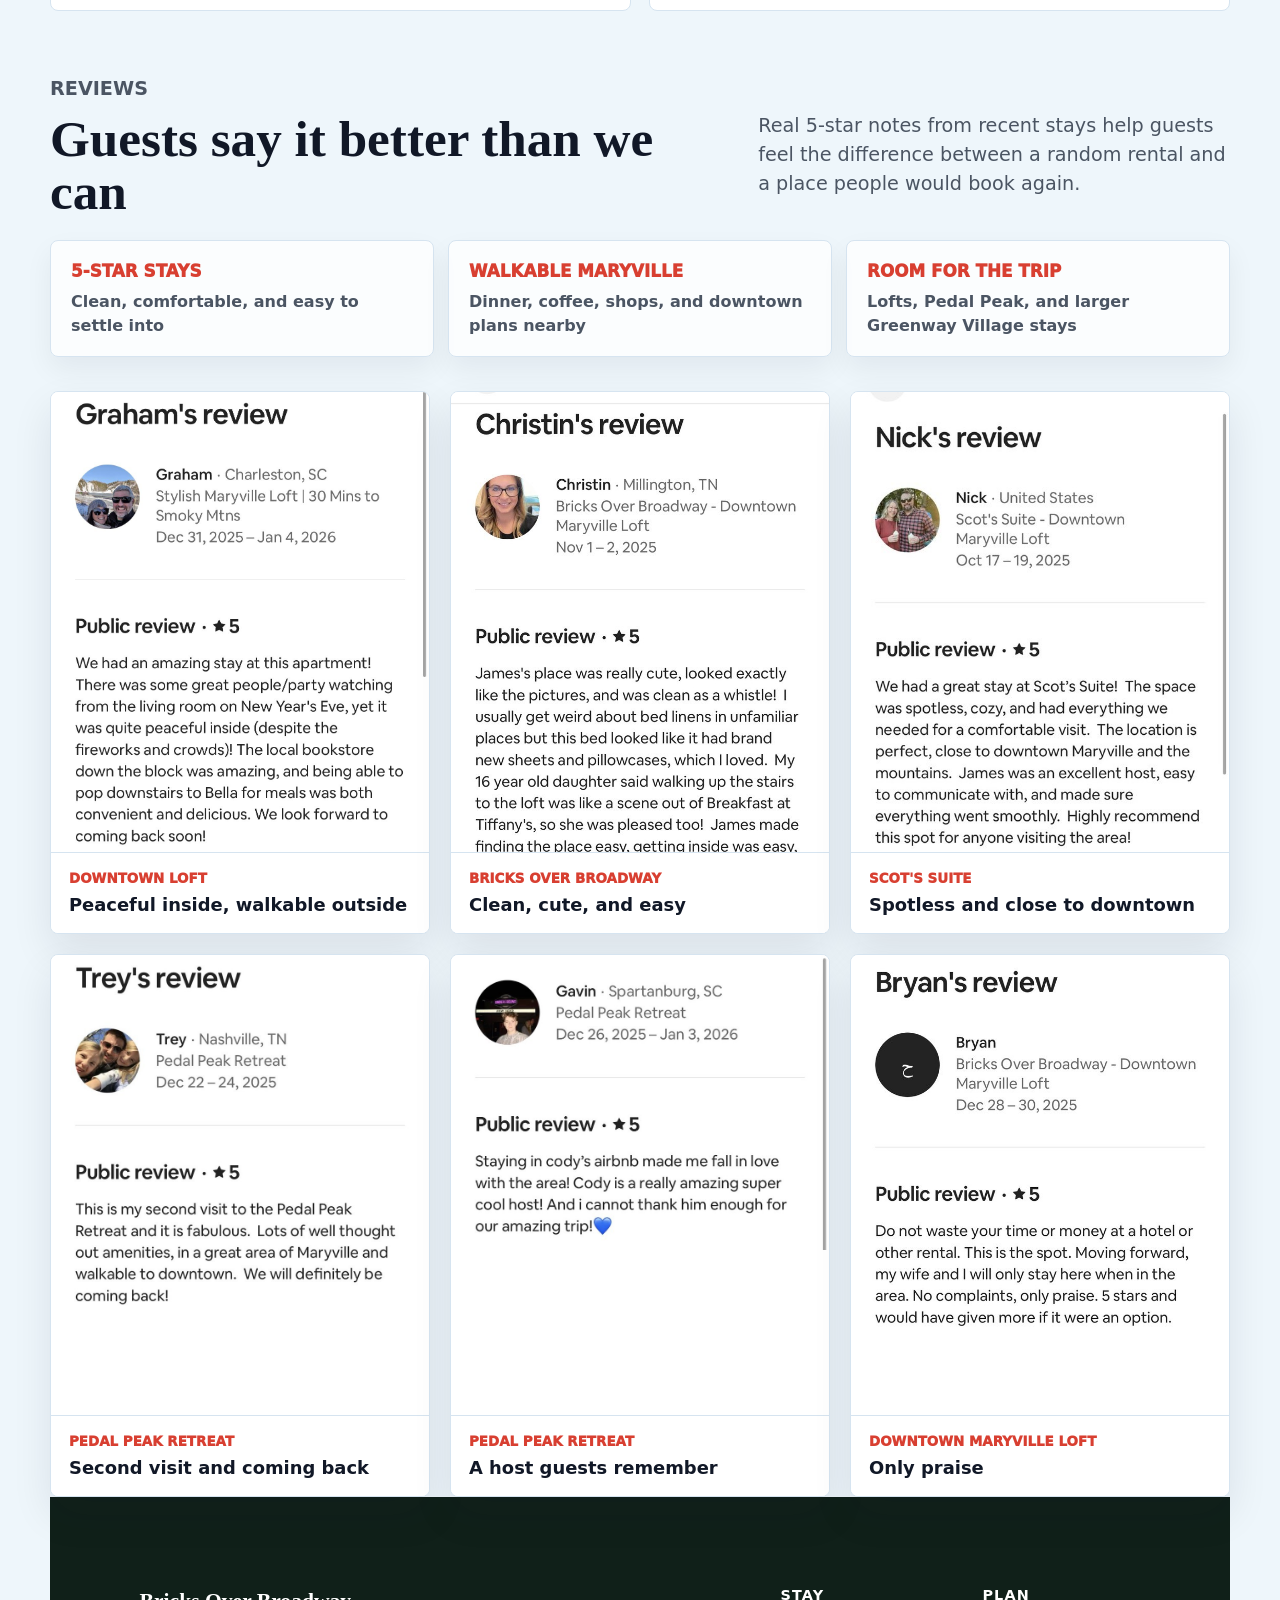
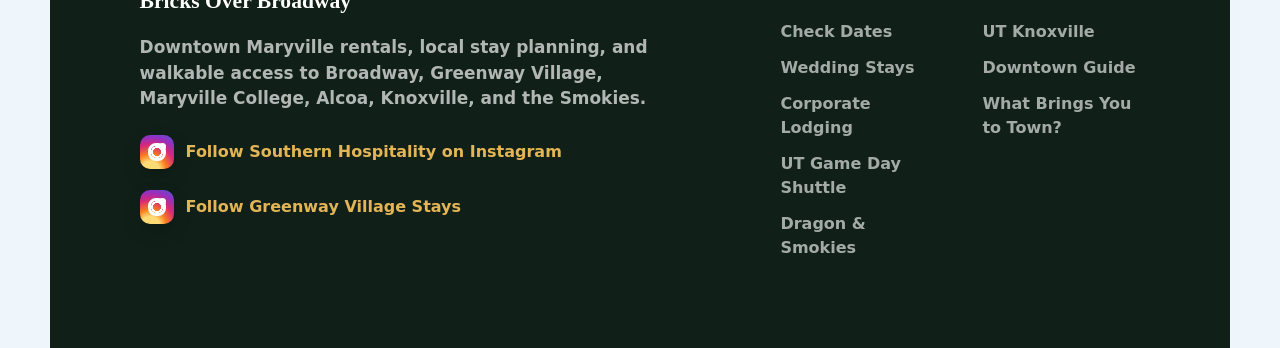
<file: booking.html>
<!DOCTYPE html>
<html lang="en">
<head>
  <meta charset="UTF-8" />
  <meta name="viewport" content="width=device-width, initial-scale=1.0" />
  <meta http-equiv="Cache-Control" content="no-store, no-cache, must-revalidate, max-age=0" />
  <meta http-equiv="Pragma" content="no-cache" />
  <meta http-equiv="Expires" content="0" />
  <title>Places to Stay in Downtown Maryville TN | Bricks Over Broadway</title>
  <meta name="description" content="Find downtown Maryville TN lodging and direct-book short term rentals near The Dragon, DENSO, Cirrus, Smith &amp; Wesson, Neyland Stadium, and UT Knoxville." />
  <link rel="canonical" href="https://bricksoverbroadway.com/" />
  <meta property="og:type" content="website" />
  <meta property="og:site_name" content="Bricks Over Broadway" />
  <meta property="og:title" content="Places to Stay in Downtown Maryville TN | Bricks Over Broadway" />
  <meta property="og:description" content="Check availability for downtown Maryville lodging in two walkable locations: Broadway above Bella Restaurant and Greenway Village above The Great American Cookie Company." />
  <meta property="og:url" content="https://bricksoverbroadway.com/" />
  <meta property="og:image" content="https://bricksoverbroadway.com/Assets/bricks-over-broadway-social-share.jpg" />
  <meta property="og:image:secure_url" content="https://bricksoverbroadway.com/Assets/bricks-over-broadway-social-share.jpg" />
  <meta property="og:image:type" content="image/jpeg" />
  <meta property="og:image:width" content="1200" />
  <meta property="og:image:height" content="630" />
  <meta name="twitter:card" content="summary_large_image" />
  <meta name="twitter:title" content="Places to Stay in Downtown Maryville TN | Bricks Over Broadway" />
  <meta name="twitter:description" content="Check availability for downtown Maryville lodging in two walkable locations near Broadway restaurants and Greenway Village." />
  <meta name="twitter:image" content="https://bricksoverbroadway.com/Assets/bricks-over-broadway-social-share.jpg" />
  <link rel="stylesheet" href="styles.css?v=fast-preview-20260513" />
  <script type="application/ld+json">
  {
    "@context": "https://schema.org",
    "@type": "LodgingBusiness",
    "@id": "https://bricksoverbroadway.com/#lodging-business",
    "name": "Bricks Over Broadway",
    "url": "https://bricksoverbroadway.com/",
    "image": "https://bricksoverbroadway.com/Assets/bricks-over-broadway-social-share.jpg",
    "description": "Walkable downtown Maryville vacation rentals and short-term lodging above Bella Restaurant near Broadway restaurants, the Greenway, Maryville College, Alcoa, Knoxville, the Smoky Mountains, and Tail of the Dragon.",
    "telephone": "+1-865-254-4167",
    "address": {
      "@type": "PostalAddress",
      "streetAddress": "121 W Broadway Ave D",
      "addressLocality": "Maryville",
      "addressRegion": "TN",
      "postalCode": "37801",
      "addressCountry": "US"
    },
    "hasMap": "https://www.google.com/maps/search/?api=1&query=121%20W%20Broadway%20Ave%20D%2C%20Maryville%2C%20TN%2037801",
    "openingHoursSpecification": [
      {
        "@type": "OpeningHoursSpecification",
        "dayOfWeek": [
          "Monday",
          "Tuesday",
          "Wednesday",
          "Thursday",
          "Friday",
          "Saturday",
          "Sunday"
        ],
        "opens": "00:00",
        "closes": "23:59"
      }
    ],
    "areaServed": [
      {"@type": "City", "name": "Maryville"},
      {"@type": "City", "name": "Alcoa"},
      {"@type": "City", "name": "Knoxville"},
      {"@type": "AdministrativeArea", "name": "Blount County"},
      {"@type": "Place", "name": "Great Smoky Mountains"},
      {"@type": "Place", "name": "Tail of the Dragon"}
    ],
    "makesOffer": [
      {"@type": "Offer", "name": "Downtown Maryville vacation rentals"},
      {"@type": "Offer", "name": "Short-term lodging"},
      {"@type": "Offer", "name": "Extended stay lodging"},
      {"@type": "Offer", "name": "Corporate lodging"},
      {"@type": "Offer", "name": "Wedding guest lodging"},
      {"@type": "Offer", "name": "UT game weekend lodging"},
      {"@type": "Offer", "name": "Tail of the Dragon lodging"}
    ]
  }
  </script>
  <script type="application/ld+json">
  {
    "@context": "https://schema.org",
    "@type": "ItemList",
    "name": "Bricks Over Broadway Maryville rentals",
    "itemListElement": [
      {"@type": "ListItem", "position": 1, "name": "Bricks Over Broadway", "url": "https://stonehouserentals.holidayfuture.com/listings/131125"},
      {"@type": "ListItem", "position": 2, "name": "Blue Bella", "url": "https://stonehouserentals.holidayfuture.com/listings/326085"},
      {"@type": "ListItem", "position": 3, "name": "Perch Over Pistol Creek", "url": "https://stonehouserentals.holidayfuture.com/listings/326086"},
      {"@type": "ListItem", "position": 4, "name": "Scot's Suite", "url": "https://stonehouserentals.holidayfuture.com/listings/316937"},
      {"@type": "ListItem", "position": 5, "name": "The Ice Cream Parlor Penthouse Suite", "url": "https://stonehouserentals.holidayfuture.com/listings/455721"},
      {"@type": "ListItem", "position": 6, "name": "Smoky Mountain Gateway", "url": "https://stonehouserentals.holidayfuture.com/listings/456253"}
    ]
  }
  </script>
  <script type="application/ld+json">
  {
    "@context": "https://schema.org",
    "@type": "BreadcrumbList",
    "itemListElement": [
      {"@type": "ListItem", "position": 1, "name": "Home", "item": "https://bricksoverbroadway.com/"},
      {"@type": "ListItem", "position": 2, "name": "Browse Maryville Rentals", "item": "https://bricksoverbroadway.com/"}
    ]
  }
  </script>
  <script type="application/ld+json">
  {
    "@context": "https://schema.org",
    "@type": "FAQPage",
    "mainEntity": [
      {
        "@type": "Question",
        "name": "Are there places to stay in downtown Maryville TN?",
        "acceptedAnswer": {
          "@type": "Answer",
          "text": "Yes. Bricks Over Broadway offers downtown Maryville short term rentals in two walkable locations: Broadway above Bella Restaurant and Greenway Village above The Great American Cookie Company."
        }
      },
      {
        "@type": "Question",
        "name": "Can I book direct instead of using Airbnb or Vrbo?",
        "acceptedAnswer": {
          "@type": "Answer",
          "text": "Yes. Guests comparing Airbnb, AirBnB, Vrbo, VRBO, hotels, and Maryville lodging options can use this site to search Bricks Over Broadway rentals and continue to live direct booking pages."
        }
      },
      {
        "@type": "Question",
        "name": "Which Bricks Over Broadway location is best for walking to restaurants?",
        "acceptedAnswer": {
          "@type": "Answer",
          "text": "Both locations are walkable, but they serve slightly different parts of downtown Maryville. Broadway above Bella is the most central choice for Broadway restaurants, coffee, shops, and evening plans. Greenway Village is slightly removed from the Broadway restaurants, with direct access to the Greenway, nearby coffee shops, and DSB Provisions."
        }
      },
      {
        "@type": "Question",
        "name": "Can I search all Bricks Over Broadway rentals by date?",
        "acceptedAnswer": {
          "@type": "Answer",
          "text": "Yes. Enter your dates once to compare the Broadway units and Greenway Village units, then choose the rental that fits your trip and continue to the live booking page."
        }
      }
    ]
  }
  </script>
</head>
<body>
  <nav class="nav" aria-label="Main navigation">
    <a class="nav__logo" href="index.html" aria-label="Bricks Over Broadway home page">
      <span>Bricks</span> Over Broadway
    </a>
    <div class="nav__links">
      <a href="what-brings-you-to-town.html">What Brings You to Town?</a>
      <a href="maryville-work-travel-lodging.html">Corporate Lodging</a>
      <a href="maryville-wedding-venues-bridal-suites.html">Weddings</a>
      <a href="downtown-guide.html">Downtown Guide</a>
      <a class="nav__cta" href="#availability">Book Now!</a>
    </div>
    <a class="nav__mobile-cta" href="#availability">Book Now!</a>
    <details class="nav__menu">
      <summary aria-label="Open navigation menu">
        <span></span>
        <span></span>
        <span></span>
      </summary>
      <div class="nav__menu-panel">
        <a href="what-brings-you-to-town.html">What Brings You to Town?</a>
        <a href="maryville-work-travel-lodging.html">Corporate Lodging</a>
        <a href="maryville-wedding-venues-bridal-suites.html">Weddings</a>
        <a href="downtown-guide.html">Downtown Guide</a>
        <a href="tail-of-the-dragon-smoky-mountains-lodging.html">Tail of the Dragon</a>
        <a href="ut-football-game-day-shuttle-maryville.html">UT Game Day Shuttle</a>
      </div>
    </details>
  </nav>

  <header class="booking-hero" id="top">
    <img class="booking-hero__image" src="Assets/maryville-downtown-hero.jpg" alt="Downtown Maryville Tennessee festival on Broadway near the Capitol Theatre and Bella Restaurant" />
    <div class="booking-hero__overlay"></div>
    <div class="booking-hero__content">
      <h1>Stay downtown, walk to dinner, explore East Tennessee</h1>
      <p>
        Book a walkable Maryville stay with Broadway restaurants, morning coffee, the Greenbelt,
        the Smokies, Knoxville, Alcoa, and campus weekends all within easy reach.
      </p>
      <div class="hero__actions">
        <a class="button button--primary" href="#availability">Search dates</a>
        <a class="button button--secondary" href="downtown-guide.html">Read downtown guide</a>
      </div>
      <div class="booking-hero__facts" aria-label="Rental collection summary">
        <span><strong>6</strong> Maryville short term rentals</span>
        <span><strong>2</strong> walkable downtown lodging locations</span>
      </div>
    </div>
  </header>

  <main>
    <section class="availability booking-search" id="availability" aria-labelledby="availability-title">
      <div class="availability__copy">
        <p class="eyebrow">Check dates</p>
        <h2 id="availability-title">Find a downtown Maryville rental for your dates</h2>
        <p>
          Enter your arrival and departure dates to compare the Broadway lofts and Greenway Village suites.
          Open stays rise to the top, and each card sends you to the live booking page for final rates,
          rules, and reservation details.
        </p>
      </div>
      <div class="availability__form">
        <label>
          <span>Check in</span>
          <input id="checkin" type="date" />
        </label>
        <label>
          <span>Check out</span>
          <input id="checkout" type="date" />
        </label>
        <button class="button button--primary" id="availabilityBtn" type="button">Check Availability</button>
        <p id="availabilityNote" class="availability__note" aria-live="polite"></p>
      </div>
    </section>

    <section class="section booking-results" id="rentals" aria-labelledby="rentals-title">
      <div class="booking-results__intro">
        <div>
          <p class="eyebrow">Available stays</p>
          <h2 id="rentals-title">Choose from the rentals that fit your dates</h2>
        </div>
        <p id="listingCount">6 rentals shown</p>
      </div>
      <div class="rental-grid rental-grid--results" id="listingGrid"></div>
    </section>

    <section class="section booking-results booking-location-guide" aria-labelledby="locations-title">
      <div class="booking-results__intro">
        <div>
          <p class="eyebrow">Choose your location</p>
          <h2 id="locations-title">Two ways to stay downtown</h2>
        </div>
        <div class="zone-chooser" aria-label="Compare downtown Maryville lodging locations">
          <a href="#broadway-title">
            <strong>Broadway above Bella</strong>
            <span>Best for couples, solo trips, restaurants, coffee, events, and the most central downtown feel.</span>
          </a>
          <a href="#greenway-title">
            <strong>Greenway Village</strong>
            <span>Best for families, work trips, two-bedroom layouts, sweets downstairs, and Greenbelt access.</span>
          </a>
        </div>
      </div>

      <section class="booking-zone" aria-labelledby="broadway-title">
        <div class="booking-zone__head">
          <div>
            <p class="eyebrow">4 units on Broadway</p>
            <h3 id="broadway-title">Broadway above Bella Restaurant</h3>
            <p>Best for guests looking for units for 1-2 people with direct access to Broadway, bridal-suite prep, restaurants, and downtown wedding venues.</p>
          </div>
        </div>
        <figure class="zone-photo">
          <img src="Assets/bella-broadway-lofts.png" alt="Top-floor Bricks Over Broadway lofts above Bella Restaurant in downtown Maryville" />
          <figcaption>The Broadway lofts are on the top floor above Bella Restaurant in downtown Maryville.</figcaption>
        </figure>
        <p class="nearby-note">
          Walk out to Bella Restaurant, Vienna Coffee House, Tri-Hop Brewery, downtown shops, the Capitol Theatre district,
          seasonal Broadway events, Pistol Creek, the Clayton Center, Maryville College, and downtown Maryville wedding venues.
        </p>
      </section>

      <section class="booking-zone" aria-labelledby="greenway-title">
        <div class="booking-zone__head">
          <div>
            <p class="eyebrow">2 units in Greenway Village</p>
            <h3 id="greenway-title">Greenway Village above The Great American Cookie Company</h3>
            <p>Best for groups of 2-6, families traveling together, and wedding guests who need more space. Larger units with two bathrooms.</p>
            <a class="zone-instagram" href="https://www.instagram.com/greenwayvillagestays?igsh=ZXQ2bDRxaXQwdzM0" target="_blank" rel="noopener">
              <span class="footer__instagram-icon" aria-hidden="true"></span>
              Follow Greenway Village Stays
            </a>
          </div>
        </div>
        <figure class="zone-photo">
          <img src="Assets/greenway-village-cookie-company.png" alt="Greenway Village building in Maryville with Marble Slab Creamery and Great American Cookies below Bricks Over Broadway rentals" />
          <figcaption>The Greenway Village rentals are above Marble Slab Creamery and The Great American Cookie Company.</figcaption>
        </figure>
        <p class="nearby-note">
          Step out to Marble Slab Creamery, The Great American Cookie Company, the Maryville-Alcoa Greenway, Pistol Creek,
          casual dining, Southern Grace Coffee Co., DSB Provisions, and quick routes back into downtown Maryville.
        </p>
      </section>
    </section>

    <section class="section booking-guide" aria-labelledby="booking-guide-title">
      <div class="section__heading">
        <div>
          <p class="eyebrow">Before you book</p>
          <h2 id="booking-guide-title">What guests should know</h2>
        </div>
      </div>
      <div class="reason-grid">
        <article>
          <span>01</span>
          <h3>Broadway lofts are upstairs</h3>
          <p>The Bella-area stays put guests directly downtown. They are ideal for walkability, restaurants, coffee, the historic theatre district, and seasonal events on Broadway.</p>
        </article>
        <article>
          <span>02</span>
          <h3>Greenway Village has more room</h3>
          <p>The two Greenway Village rentals are two-bedroom, two-bath options for families, couples traveling together, and work trips.</p>
        </article>
        <article>
          <span>03</span>
          <h3>Booking happens on the live listing</h3>
          <p>This page helps guests search and compare downtown units. The links will take you to the booking site to complete your booking.</p>
        </article>
      </div>
    </section>

    <section class="section static-rental-summary mobile-hidden" aria-labelledby="rental-summary-title">
      <div class="section__heading">
        <div>
          <p class="eyebrow">Rental quick guide</p>
          <h2 id="rental-summary-title">Choose by size, location, and trip style</h2>
        </div>
      </div>
      <div class="guide-list">
        <article>
          <h3>Bricks Over Broadway</h3>
          <p>Downtown Broadway loft above Bella Restaurant, sleeping 4, close to restaurants, coffee, shops, events, Maryville College, and regional trip routes.</p>
        </article>
        <article>
          <h3>Blue Bella</h3>
          <p>King-bed Broadway apartment for 2 guests in the heart of downtown Maryville, built for walkable weekends, work travel, and quick East Tennessee trips.</p>
        </article>
        <article>
          <h3>Perch Over Pistol Creek</h3>
          <p>Modern studio loft for 2 guests over Bella Restaurant with downtown walkability, secure coded access, and easy Maryville lodging convenience.</p>
        </article>
        <article>
          <h3>Scot's Suite</h3>
          <p>Compact Broadway loft for 2 guests near Maryville College, downtown restaurants, Smoky Mountain day trips, and work travel routes.</p>
        </article>
        <article>
          <h3>Smoky Mountain Gateway</h3>
          <p>Two-bedroom Greenway Village stay for up to 6 guests, useful for families, groups, work travel, Smoky Mountain trips, and longer Maryville stays.</p>
        </article>
        <article>
          <h3>The Ice Cream Parlor Penthouse Suite</h3>
          <p>Two-bedroom Greenway Village suite for up to 6 guests above Marble Slab Creamery and The Great American Cookie Company, with room for families or colleagues.</p>
        </article>
      </div>
    </section>

    <section class="section booking-faq mobile-hidden" aria-labelledby="booking-faq-title">
      <div class="section__heading">
        <div>
          <p class="eyebrow">Downtown Maryville lodging FAQ</p>
          <h2 id="booking-faq-title">Questions guests ask before booking</h2>
        </div>
      </div>
      <div class="faq-list">
        <article>
          <h3>Are there places to stay in downtown Maryville TN?</h3>
          <p>Yes. Bricks Over Broadway offers short term rentals in two walkable downtown Maryville locations: Broadway above Bella Restaurant and Greenway Village above The Great American Cookie Company.</p>
        </article>
        <article>
          <h3>Can I book direct instead of using Airbnb or Vrbo?</h3>
          <p>Yes. Guests comparing Airbnb, AirBnB, Vrbo, VRBO, hotels, and other Maryville lodging options can use this site to search Bricks Over Broadway rentals and continue to live direct booking pages.</p>
        </article>
        <article>
          <h3>Which location is best for walking to restaurants?</h3>
          <p>Both locations are walkable, but they serve slightly different parts of downtown Maryville. Broadway above Bella is the most central choice for Broadway restaurants, coffee, shops, and evening plans. Greenway Village is slightly removed from the Broadway restaurants, with direct access to the Greenway, nearby coffee shops, and DSB Provisions.</p>
        </article>
        <article>
          <h3>Can I search all rentals by date?</h3>
          <p>Yes. Enter your dates once to compare the Broadway units and Greenway Village units, then choose the rental that fits your trip and continue to the live booking page.</p>
        </article>
      </div>
    </section>

    <section class="section guest-reviews" aria-labelledby="guest-reviews-title">
      <div class="section__heading">
        <div>
          <p class="eyebrow">Reviews</p>
          <h2 id="guest-reviews-title">Guests say it better than we can</h2>
        </div>
        <p>Real 5-star notes from recent stays help guests feel the difference between a random rental and a place people would book again.</p>
      </div>
      <div class="review-proof">
        <article>
          <strong>5-star stays</strong>
          <span>Clean, comfortable, and easy to settle into</span>
        </article>
        <article>
          <strong>Walkable Maryville</strong>
          <span>Dinner, coffee, shops, and downtown plans nearby</span>
        </article>
        <article>
          <strong>Room for the trip</strong>
          <span>Lofts, Pedal Peak, and larger Greenway Village stays</span>
        </article>
      </div>
      <div class="mobile-review-pill" aria-label="5-star guest reviews">5-Star Reviews</div>
      <div class="mobile-review-list" aria-label="Guest review highlights">
        <article>
          <span>Graham · Charleston, SC</span>
          <strong>5-star stay</strong>
          <p>We had an amazing stay at this apartment. The local bookstore down the block was amazing, and being able to pop downstairs to Bella for meals was convenient and delicious.</p>
        </article>
        <article>
          <span>Christin · Millington, TN</span>
          <strong>5-star stay</strong>
          <p>James's place was really cute, looked exactly like the pictures, and was clean as a whistle. I will definitely stay here again.</p>
        </article>
        <article>
          <span>Nick · United States</span>
          <strong>5-star stay</strong>
          <p>We had a great stay at Scot's Suite. The space was spotless, cozy, and close to downtown Maryville and the mountains.</p>
        </article>
      </div>
      <div class="review-card-grid">
        <figure class="review-card review-card--wide">
          <img src="Assets/reviews/graham-loft-review.jpg" alt="Graham's 5-star public review of a downtown Maryville loft stay" loading="lazy" decoding="async" />
          <figcaption>
            <span>Downtown loft</span>
            <strong>Peaceful inside, walkable outside</strong>
          </figcaption>
        </figure>
        <figure class="review-card">
          <img src="Assets/reviews/christin-loft-review.jpg" alt="Christin's 5-star public review mentioning clean linens, easy check-in, and staying again" loading="lazy" decoding="async" />
          <figcaption>
            <span>Bricks Over Broadway</span>
            <strong>Clean, cute, and easy</strong>
          </figcaption>
        </figure>
        <figure class="review-card">
          <img src="Assets/reviews/nick-loft-review.jpg" alt="Nick's 5-star public review of Scot's Suite in downtown Maryville" loading="lazy" decoding="async" />
          <figcaption>
            <span>Scot's Suite</span>
            <strong>Spotless and close to downtown</strong>
          </figcaption>
        </figure>
        <figure class="review-card">
          <img src="Assets/reviews/trey-pedal-peak-review.jpg" alt="Trey's 5-star public review of Pedal Peak Retreat in Maryville" loading="lazy" decoding="async" />
          <figcaption>
            <span>Pedal Peak Retreat</span>
            <strong>Second visit and coming back</strong>
          </figcaption>
        </figure>
        <figure class="review-card">
          <img src="Assets/reviews/gavin-pedal-peak-review.jpg" alt="Gavin's 5-star public review of Pedal Peak Retreat" loading="lazy" decoding="async" />
          <figcaption>
            <span>Pedal Peak Retreat</span>
            <strong>A host guests remember</strong>
          </figcaption>
        </figure>
        <figure class="review-card">
          <img src="Assets/reviews/bryan-loft-review.jpg" alt="Bryan's 5-star public review recommending a Bricks Over Broadway downtown Maryville loft over a hotel" loading="lazy" decoding="async" />
          <figcaption>
            <span>Downtown Maryville loft</span>
            <strong>Only praise</strong>
          </figcaption>
        </figure>
      </div>
    </section>
  </main>

  <footer class="footer">
    <!-- footer-build: instagram-footer-20260513 -->
    <div class="footer__brand">
      <strong>Bricks Over Broadway</strong>
      <p>Downtown Maryville rentals, local stay planning, and walkable access to Broadway, Greenway Village, Maryville College, Alcoa, Knoxville, and the Smokies.</p>
      <a class="footer__social" href="https://www.instagram.com/southern_hospitality_prop/" target="_blank" rel="noopener">
        <span class="footer__instagram-icon" aria-hidden="true"></span>
        Follow Southern Hospitality on Instagram
      </a>
      <a class="footer__social" href="https://www.instagram.com/greenwayvillagestays?igsh=ZXQ2bDRxaXQwdzM0" target="_blank" rel="noopener">
        <span class="footer__instagram-icon" aria-hidden="true"></span>
        Follow Greenway Village Stays
      </a>
    </div>
    <div class="footer__links">
      <div>
        <strong>Stay</strong>
        <a href="index.html#availability">Check Dates</a>
        <a href="maryville-wedding-venues-bridal-suites.html">Wedding Stays</a>
        <a href="maryville-work-travel-lodging.html">Corporate Lodging</a>
        <a href="ut-football-game-day-shuttle-maryville.html">UT Game Day Shuttle</a>
        <a href="tail-of-the-dragon-smoky-mountains-lodging.html">Dragon &amp; Smokies</a>
      </div>
      <div>
        <strong>Plan</strong>
        <a href="neyland-stadium-ut-knoxville-lodging.html">UT Knoxville</a>
        <a href="downtown-guide.html">Downtown Guide</a>
        <a href="what-brings-you-to-town.html">What Brings You to Town?</a>
      </div>
    </div>
  </footer>

  <script src="rentals.js"></script>
</body>
</html>
</file>
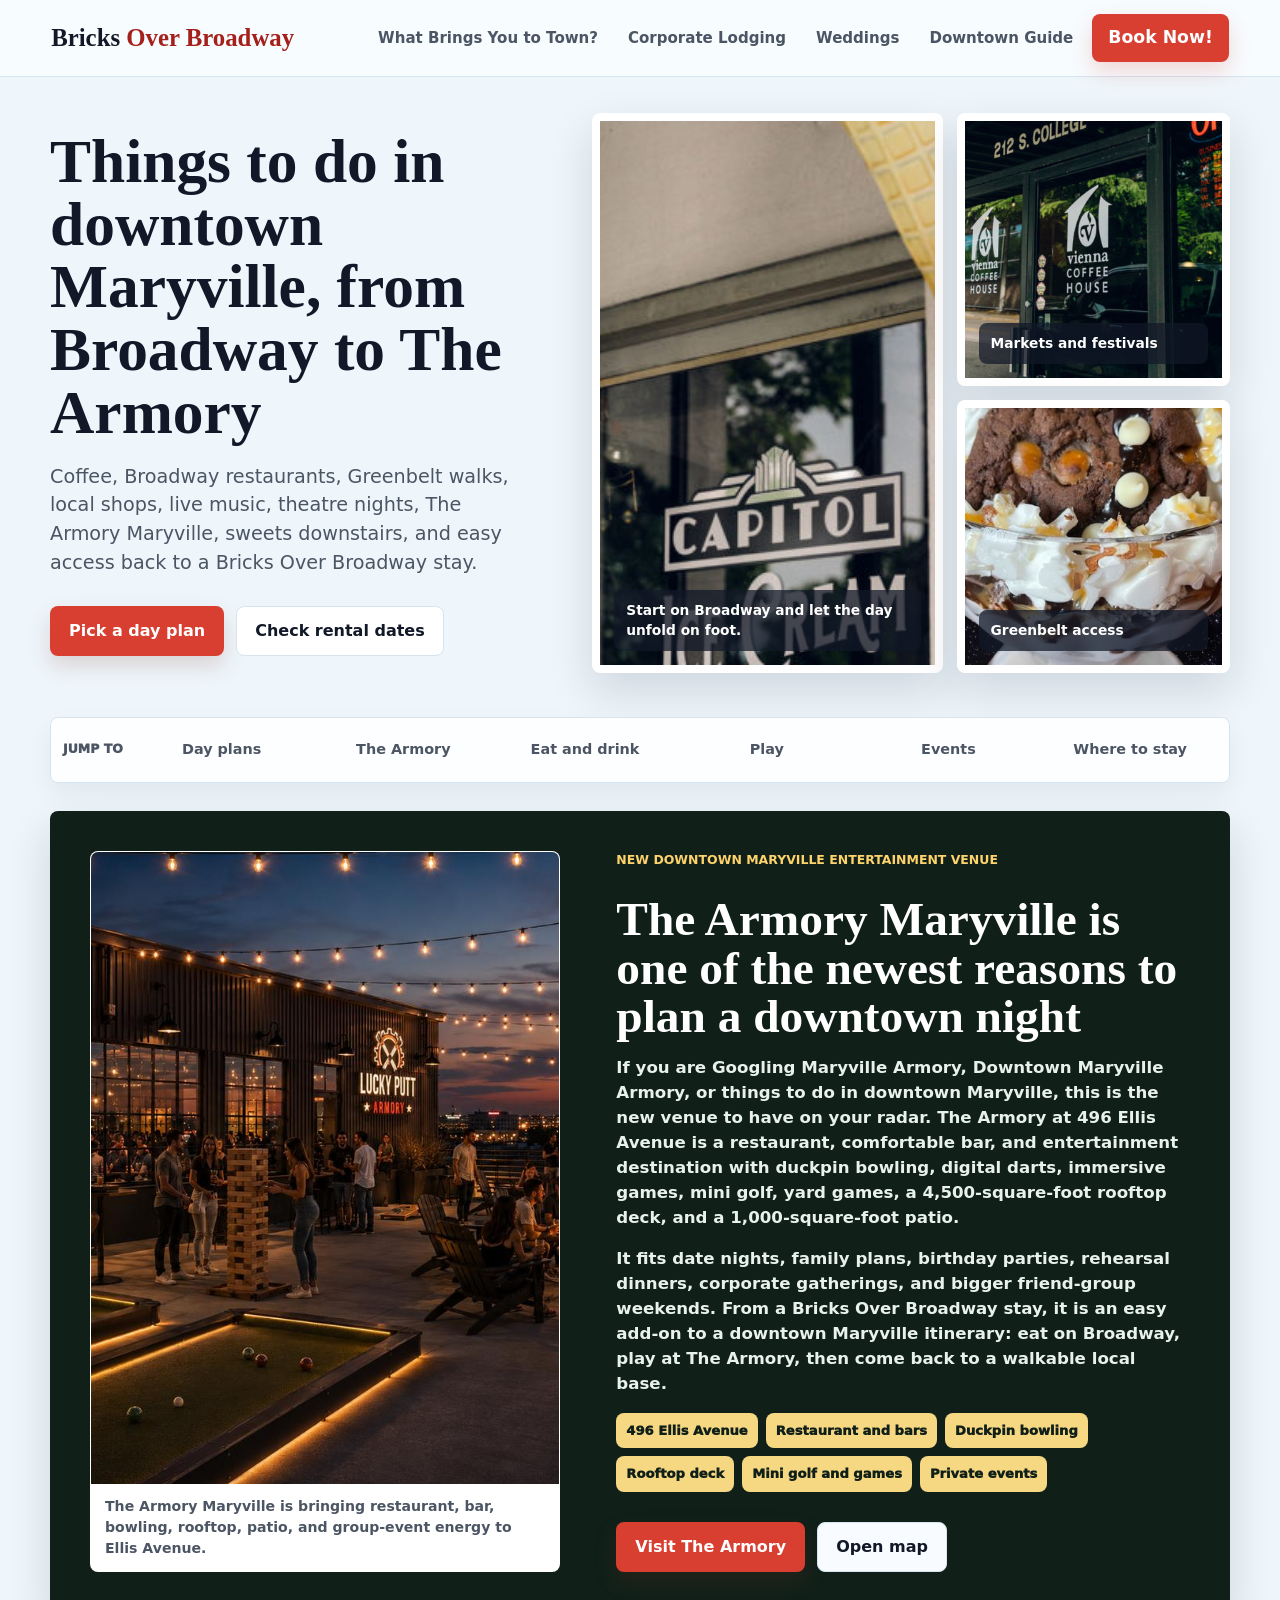
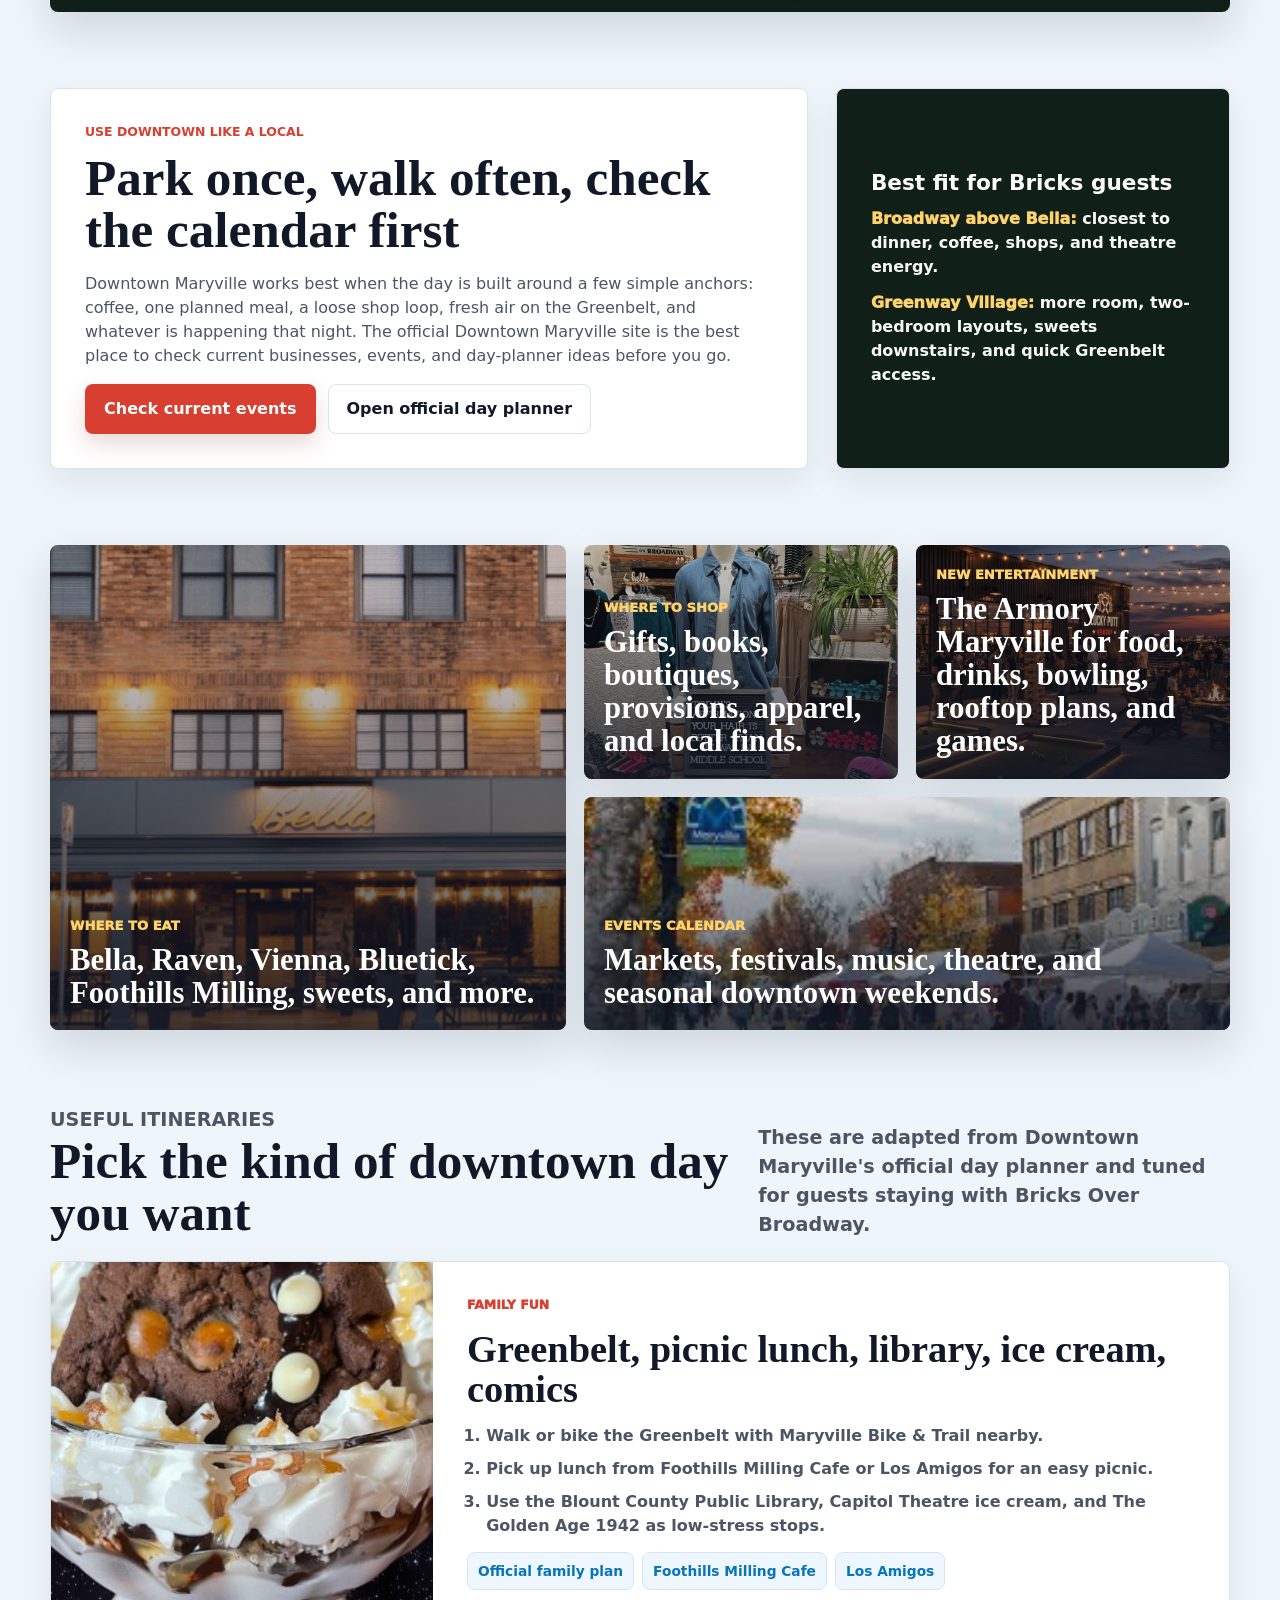
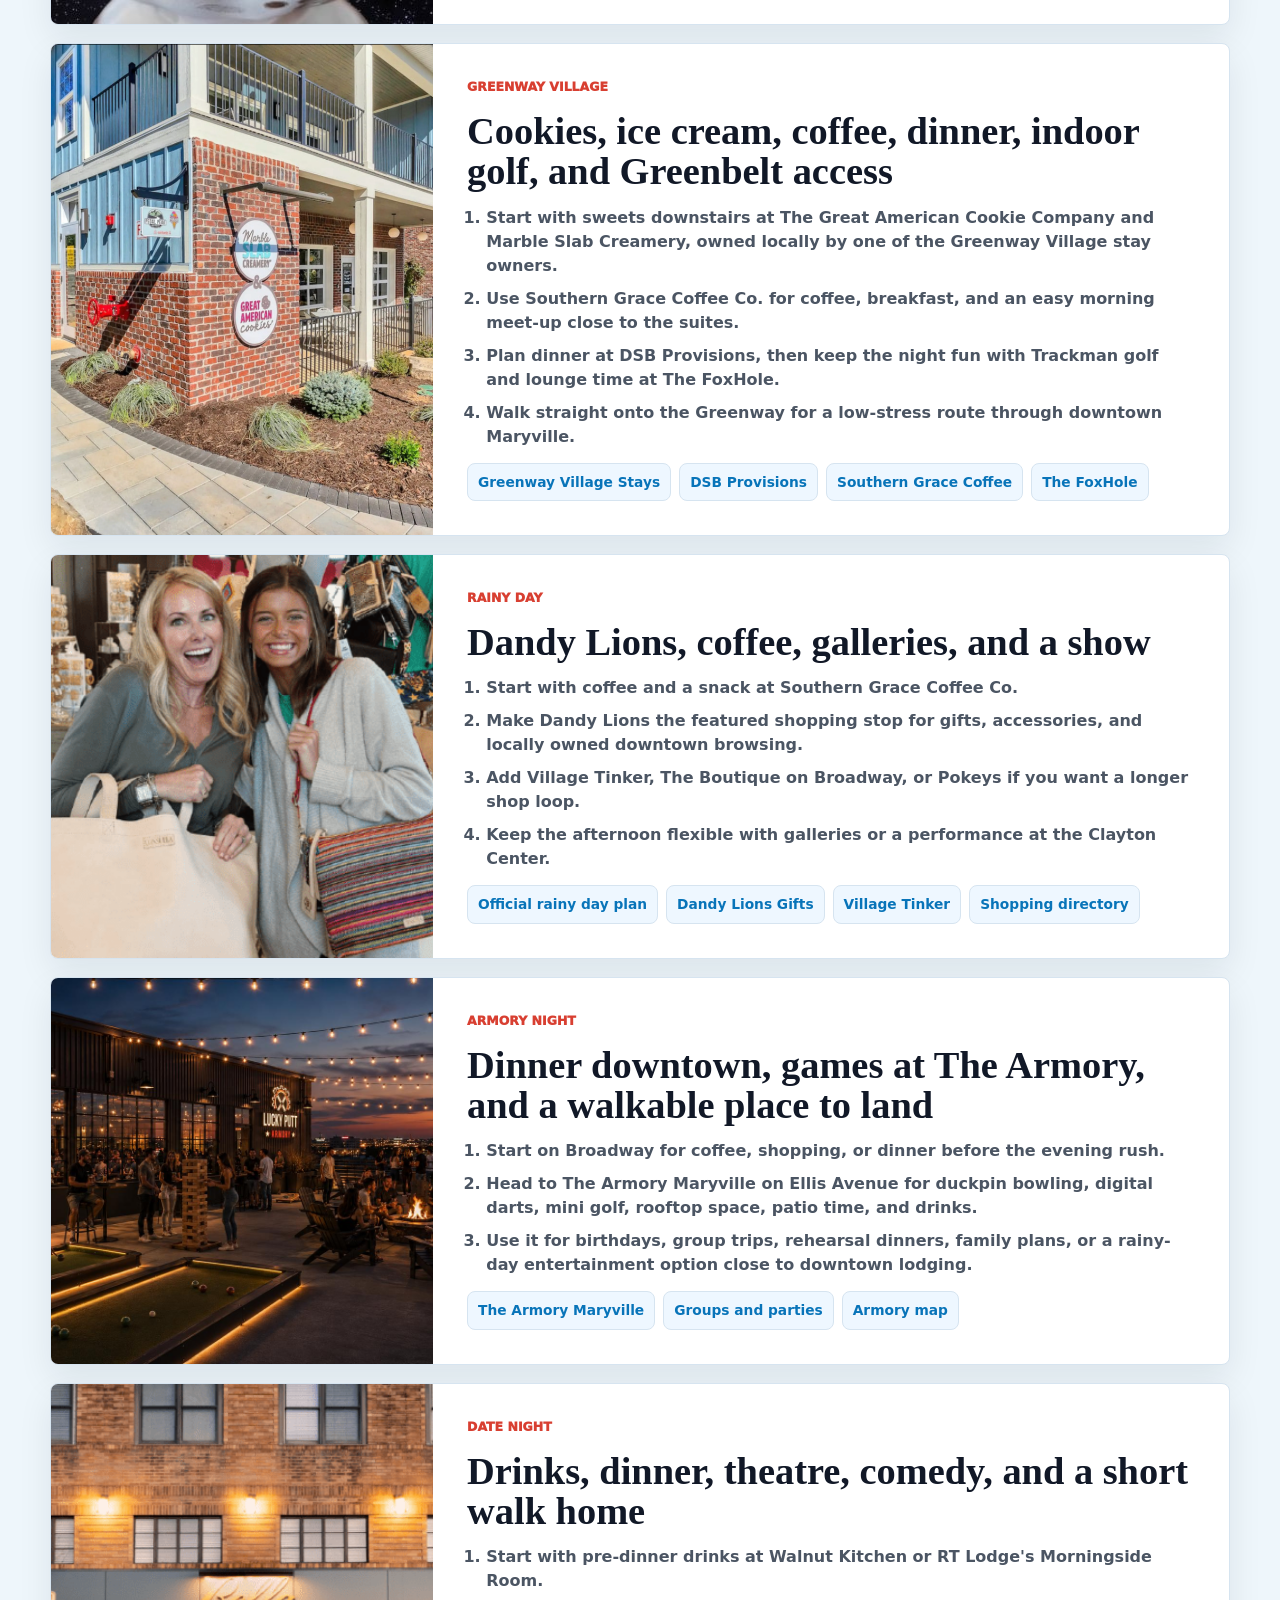
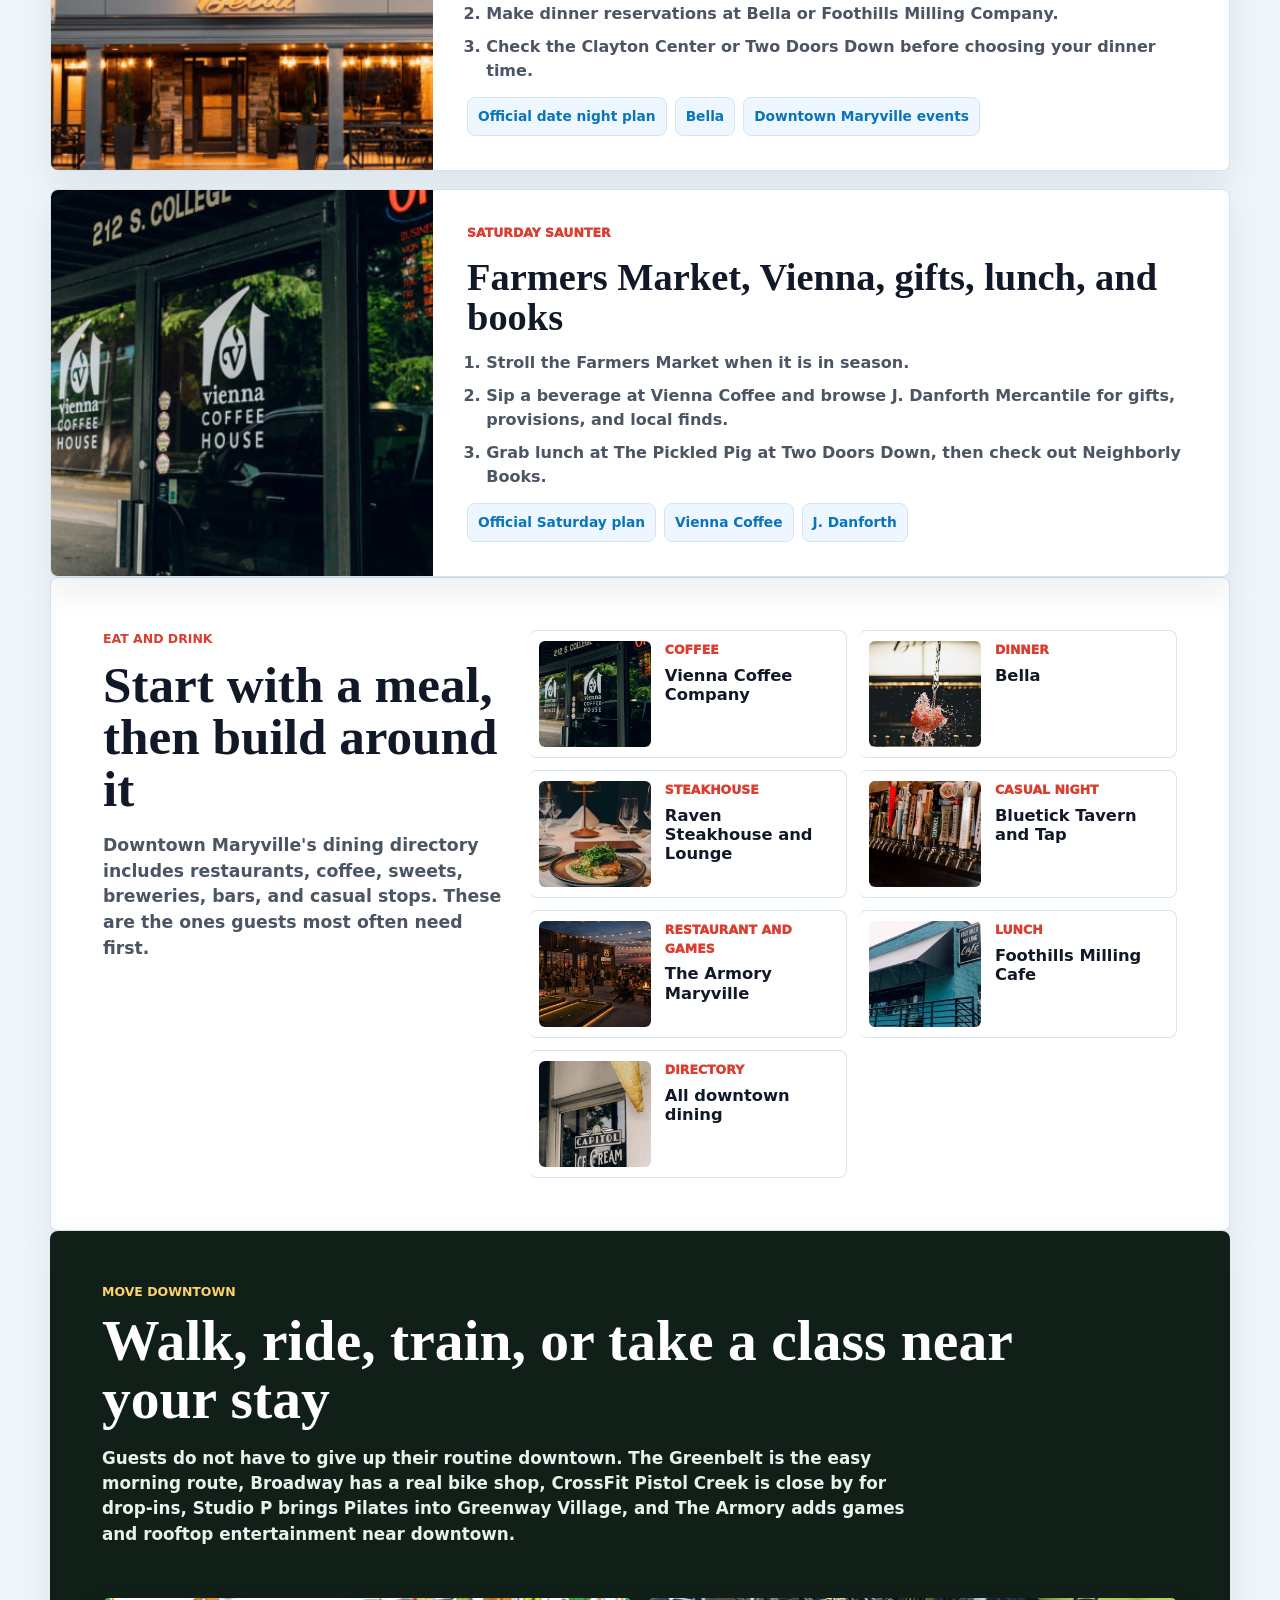
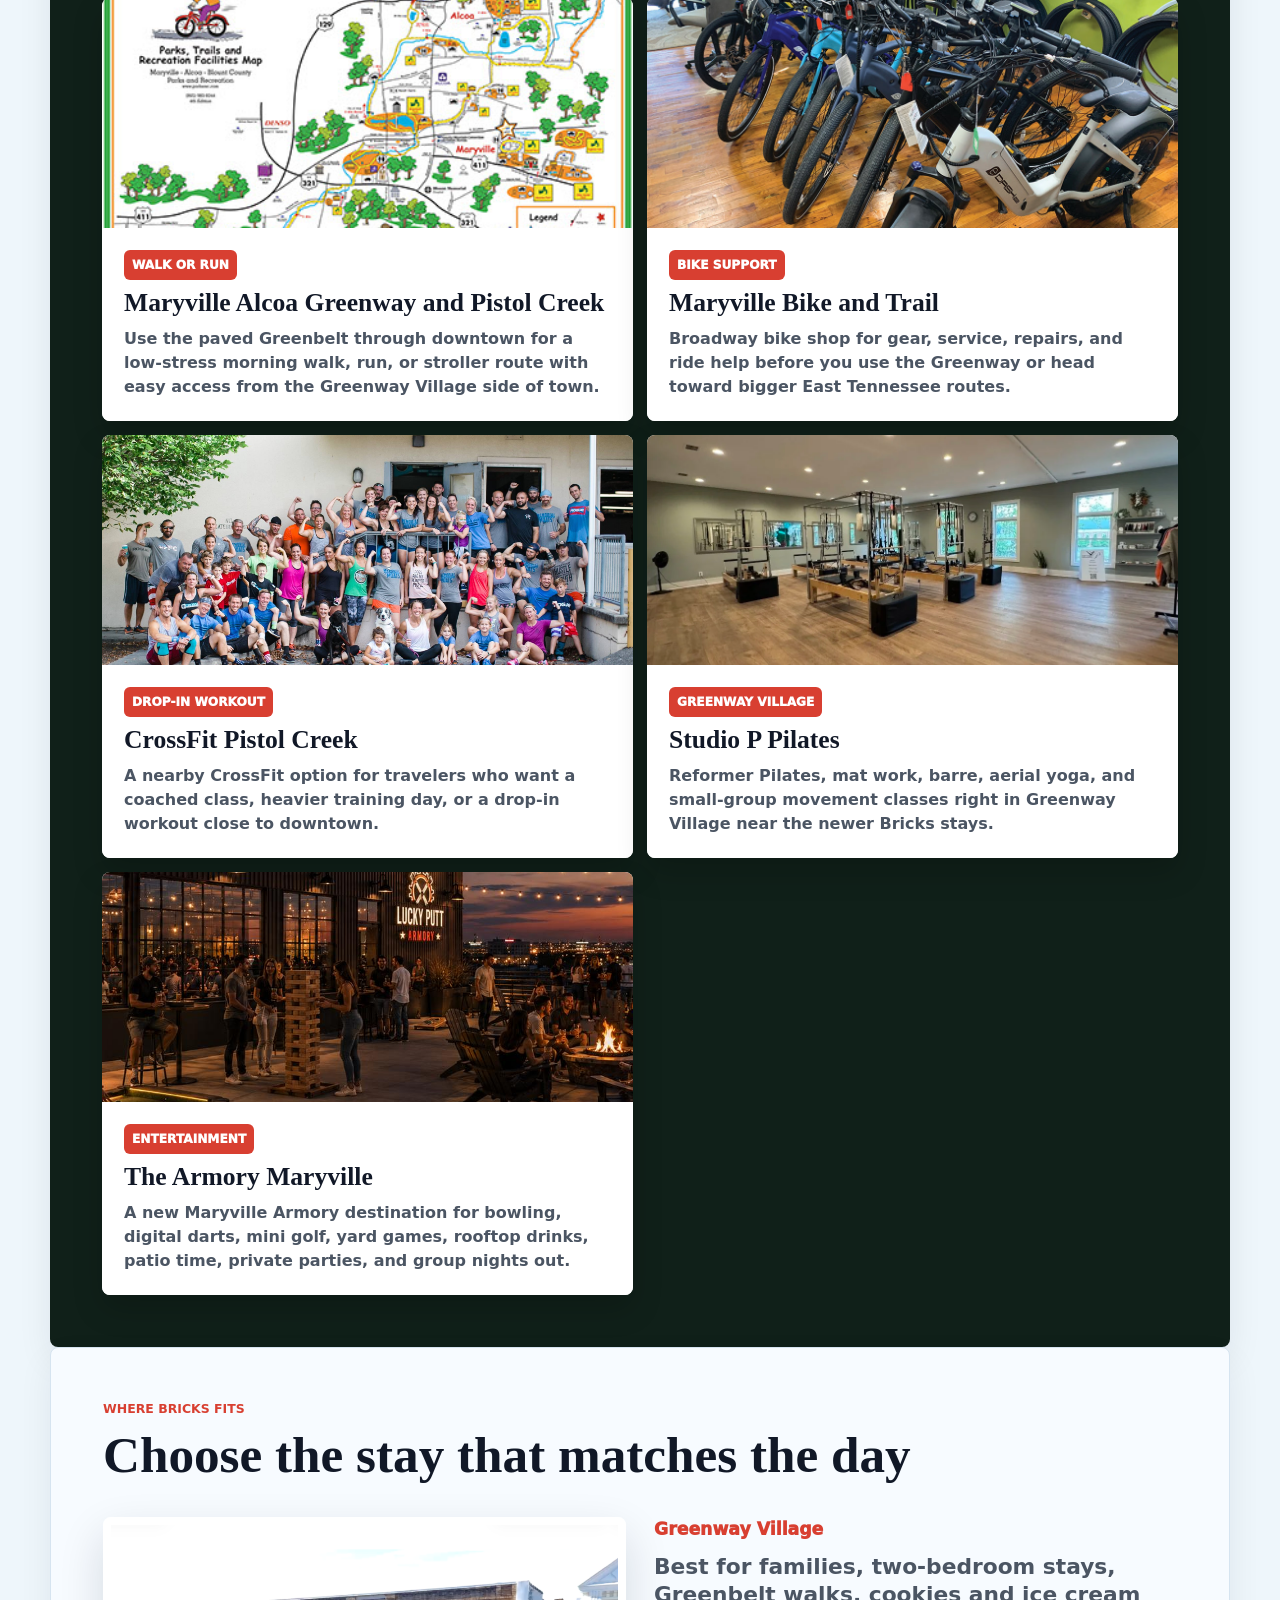
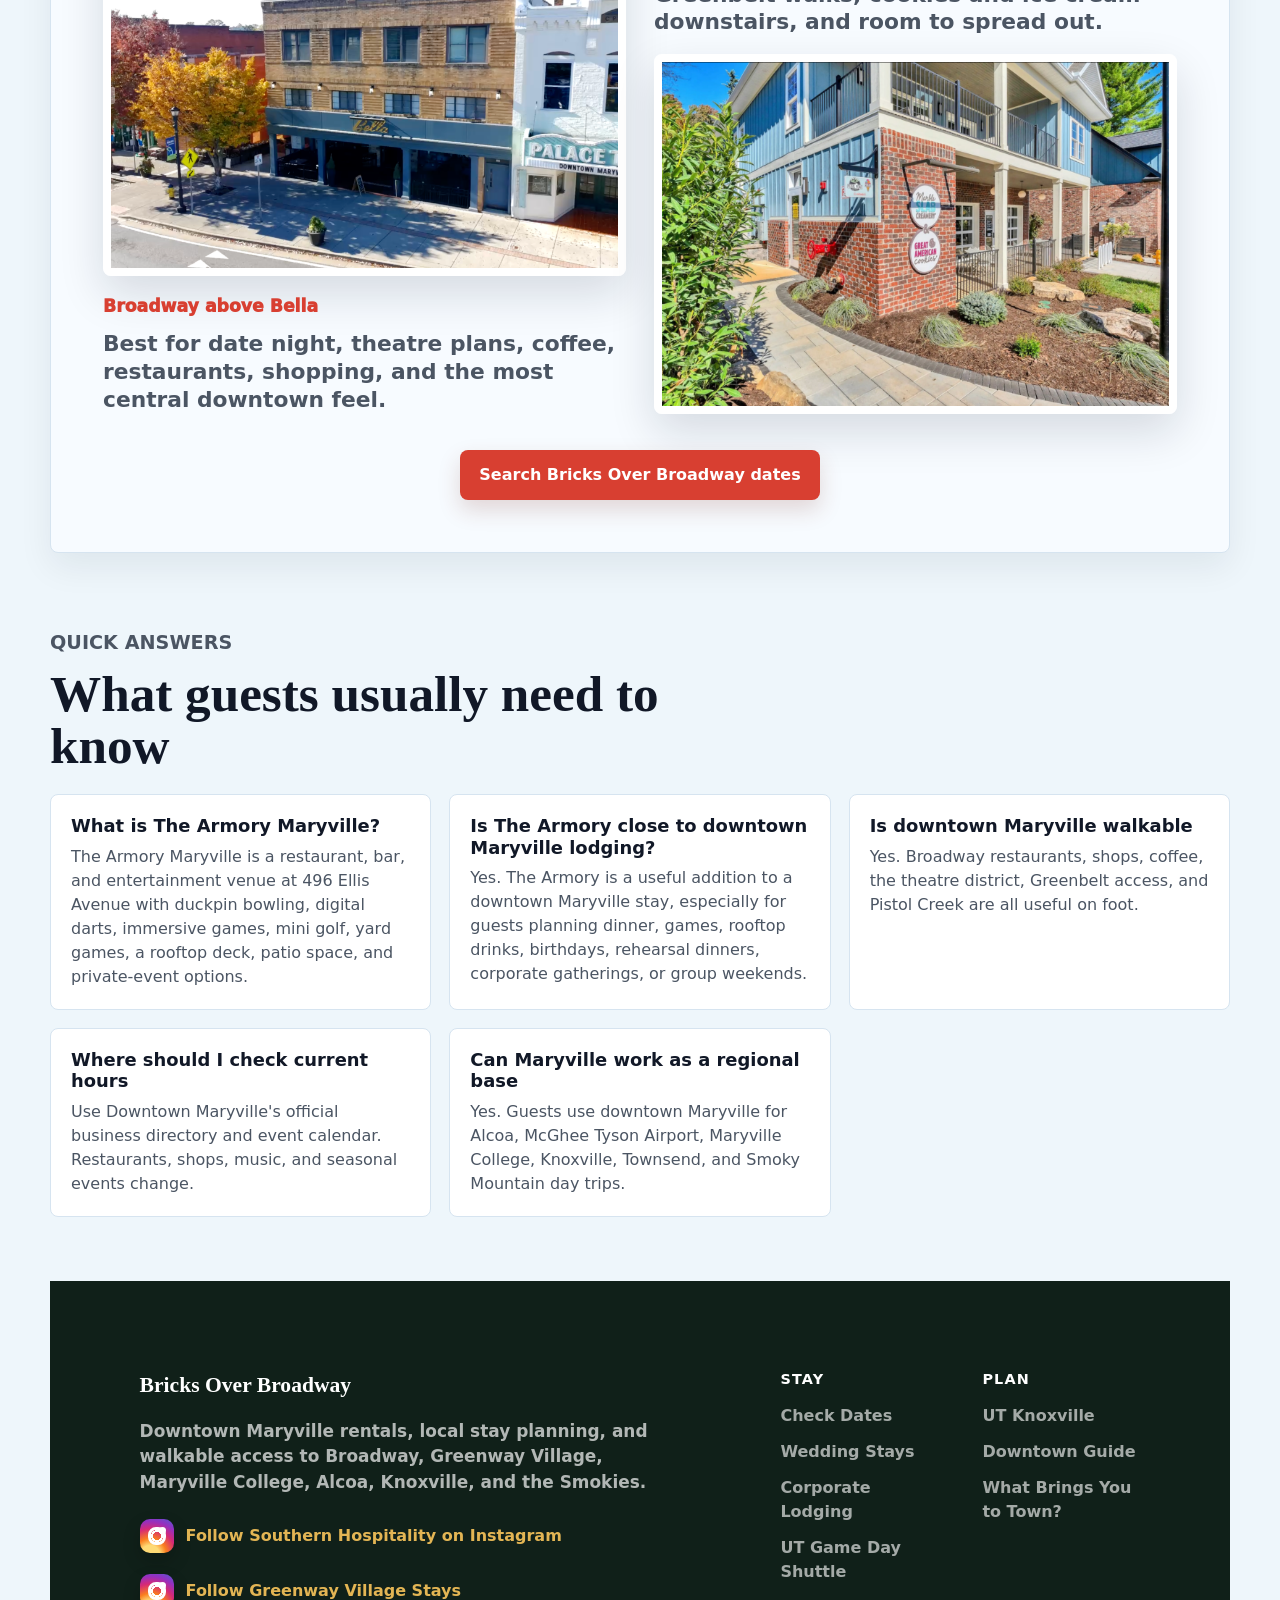
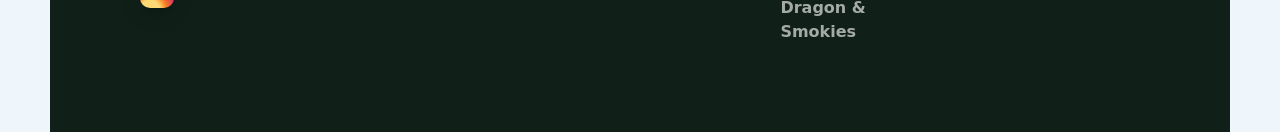
<file: downtown-guide.html>
<!DOCTYPE html>
<html lang="en">
<head>
  <meta charset="UTF-8" />
  <meta name="viewport" content="width=device-width, initial-scale=1.0" />
  <meta http-equiv="Cache-Control" content="no-store, no-cache, must-revalidate, max-age=0" />
  <meta http-equiv="Pragma" content="no-cache" />
  <meta http-equiv="Expires" content="0" />
  <title>Things to Do in Downtown Maryville TN | Maryville Armory, Restaurants & Stays</title>
  <meta name="description" content="Plan things to do in downtown Maryville TN with The Armory Maryville, restaurants, coffee, shopping, Greenbelt walks, events, and Bricks Over Broadway lodging." />
  <link rel="canonical" href="https://bricksoverbroadway.com/downtown-guide.html" />
  <meta property="og:type" content="article" />
  <meta property="og:site_name" content="Bricks Over Broadway" />
  <meta property="og:title" content="Things to Do in Downtown Maryville TN | Bricks Over Broadway" />
  <meta property="og:description" content="A practical guide to downtown Maryville things to do, including The Armory Maryville, restaurants, coffee, shops, events, Greenbelt walks, and Bricks Over Broadway rentals." />
  <meta property="og:url" content="https://bricksoverbroadway.com/downtown-guide.html" />
  <meta property="og:image" content="https://bricksoverbroadway.com/Assets/downtown-guide-broadway.jpg" />
  <link rel="stylesheet" href="styles.css?v=fast-preview-20260513" />
  <script type="application/ld+json">
  {
    "@context": "https://schema.org",
    "@type": "BreadcrumbList",
    "itemListElement": [
      {"@type": "ListItem", "position": 1, "name": "Home", "item": "https://bricksoverbroadway.com/"},
      {"@type": "ListItem", "position": 2, "name": "Downtown Maryville Guide", "item": "https://bricksoverbroadway.com/downtown-guide.html"}
    ]
  }
  </script>
  <script type="application/ld+json">
  {
    "@context": "https://schema.org",
    "@type": "TravelGuide",
    "name": "Things to Do in Downtown Maryville Tennessee",
    "about": "The Armory Maryville, restaurants, coffee, shopping, Greenbelt walks, events, date nights, rainy day ideas, and walkable things to do in downtown Maryville, Tennessee.",
    "url": "https://bricksoverbroadway.com/downtown-guide.html",
    "publisher": {
      "@type": "LodgingBusiness",
      "name": "Bricks Over Broadway",
      "url": "https://bricksoverbroadway.com/"
    }
  }
  </script>
  <script type="application/ld+json">
  {
    "@context": "https://schema.org",
    "@type": "ItemList",
    "name": "Things to do in downtown Maryville TN",
    "itemListElement": [
      {"@type": "ListItem", "position": 1, "name": "The Armory Maryville", "url": "https://thearmorymaryville.com/"},
      {"@type": "ListItem", "position": 2, "name": "Downtown Maryville restaurants", "url": "https://downtownmaryville.com/all-businesses/restaurants/"},
      {"@type": "ListItem", "position": 3, "name": "Maryville Alcoa Greenway", "url": "https://www.cityofalcoa-tn.gov/DocumentCenter/View/4548/2023-Greenway-Trail-Map"},
      {"@type": "ListItem", "position": 4, "name": "Downtown Maryville events", "url": "https://downtownmaryville.com/all-events/"}
    ]
  }
  </script>
</head>
<body>
  <nav class="nav" aria-label="Main navigation">
    <a class="nav__logo" href="index.html" aria-label="Bricks Over Broadway home page">
      <span>Bricks</span> Over Broadway
    </a>
    <div class="nav__links">
      <a href="what-brings-you-to-town.html">What Brings You to Town?</a>
      <a href="maryville-work-travel-lodging.html">Corporate Lodging</a>
      <a href="maryville-wedding-venues-bridal-suites.html">Weddings</a>
      <a href="downtown-guide.html">Downtown Guide</a>
      <a class="nav__cta" href="index.html#availability">Book Now!</a>
    </div>
    <a class="nav__mobile-cta" href="index.html#availability">Book Now!</a>
    <details class="nav__menu">
      <summary aria-label="Open navigation menu">
        <span></span>
        <span></span>
        <span></span>
      </summary>
      <div class="nav__menu-panel">
        <a href="what-brings-you-to-town.html">What Brings You to Town?</a>
        <a href="maryville-work-travel-lodging.html">Corporate Lodging</a>
        <a href="maryville-wedding-venues-bridal-suites.html">Weddings</a>
        <a href="downtown-guide.html">Downtown Guide</a>
        <a href="tail-of-the-dragon-smoky-mountains-lodging.html">Tail of the Dragon</a>
        <a href="ut-football-game-day-shuttle-maryville.html">UT Game Day Shuttle</a>
      </div>
    </details>
  </nav>

  <header class="guide-hero guide-hero--editorial">
    <div>
      <h1>Things to do in downtown Maryville, from Broadway to The Armory</h1>
      <p>
        Coffee, Broadway restaurants, Greenbelt walks, local shops, live music, theatre nights,
        The Armory Maryville, sweets downstairs, and easy access back to a Bricks Over Broadway stay.
      </p>
      <div class="hero__actions">
        <a class="button button--primary" href="#guide-plans">Pick a day plan</a>
        <a class="button button--secondary" href="index.html#availability">Check rental dates</a>
      </div>
    </div>
    <div class="guide-collage" aria-label="Downtown Maryville scenes">
      <figure class="guide-collage__main">
        <img src="Assets/downtown-guide-broadway.jpg" alt="Broadway storefronts in downtown Maryville Tennessee" />
        <figcaption>Start on Broadway and let the day unfold on foot.</figcaption>
      </figure>
      <figure>
        <img src="Assets/downtown-guide-vienna.jpg" alt="Downtown Maryville coffee and storefront scene" />
        <figcaption>Markets and festivals</figcaption>
      </figure>
      <figure>
        <img src="Assets/downtown-guide-ice-cream.jpg" alt="Capitol Theatre ice cream in downtown Maryville" />
        <figcaption>Greenbelt access</figcaption>
      </figure>
    </div>
  </header>

  <main>
    <section class="guide-jumpbar" aria-label="Downtown guide sections">
      <span>Jump to</span>
      <a href="#guide-plans">Day plans</a>
      <a href="#armory">The Armory</a>
      <a href="#eat">Eat and drink</a>
      <a href="#play">Play</a>
      <a href="https://downtownmaryville.com/all-events/" target="_blank" rel="noopener">Events</a>
      <a href="#stay">Where to stay</a>
    </section>

    <section class="section armory-feature" id="armory" aria-labelledby="armory-title">
      <figure class="armory-feature__media">
        <img src="Assets/downtown-guide-armory-maryville.jpg" alt="The Armory Maryville restaurant and entertainment venue in downtown Maryville Tennessee" loading="lazy" decoding="async" />
        <figcaption>The Armory Maryville is bringing restaurant, bar, bowling, rooftop, patio, and group-event energy to Ellis Avenue.</figcaption>
      </figure>
      <div class="armory-feature__copy">
        <p class="eyebrow">New downtown Maryville entertainment venue</p>
        <h2 id="armory-title">The Armory Maryville is one of the newest reasons to plan a downtown night</h2>
        <p>
          If you are Googling Maryville Armory, Downtown Maryville Armory, or things to do in downtown Maryville,
          this is the new venue to have on your radar. The Armory at 496 Ellis Avenue is a restaurant,
          comfortable bar, and entertainment destination with duckpin bowling, digital darts, immersive games,
          mini golf, yard games, a 4,500-square-foot rooftop deck, and a 1,000-square-foot patio.
        </p>
        <p>
          It fits date nights, family plans, birthday parties, rehearsal dinners, corporate gatherings, and
          bigger friend-group weekends. From a Bricks Over Broadway stay, it is an easy add-on to a downtown
          Maryville itinerary: eat on Broadway, play at The Armory, then come back to a walkable local base.
        </p>
        <div class="armory-feature__facts" aria-label="The Armory Maryville highlights">
          <span>496 Ellis Avenue</span>
          <span>Restaurant and bars</span>
          <span>Duckpin bowling</span>
          <span>Rooftop deck</span>
          <span>Mini golf and games</span>
          <span>Private events</span>
        </div>
        <div class="inline-actions">
          <a class="button button--primary" href="https://thearmorymaryville.com/" target="_blank" rel="noopener">Visit The Armory</a>
          <a class="button button--secondary" href="https://www.google.com/maps/search/?api=1&amp;query=The%20Armory%20496%20Ellis%20Avenue%20Maryville%20TN%2037804" target="_blank" rel="noopener">Open map</a>
        </div>
      </div>
    </section>

    <section class="section guide-orientation" aria-labelledby="orientation-title">
      <div>
        <p class="eyebrow">Use downtown like a local</p>
        <h2 id="orientation-title">Park once, walk often, check the calendar first</h2>
        <p>
          Downtown Maryville works best when the day is built around a few simple anchors:
          coffee, one planned meal, a loose shop loop, fresh air on the Greenbelt, and whatever
          is happening that night. The official Downtown Maryville site is the best place to
          check current businesses, events, and day-planner ideas before you go.
        </p>
        <div class="inline-actions">
          <a class="button button--primary" href="https://downtownmaryville.com/all-events/" target="_blank" rel="noopener">Check current events</a>
          <a class="button button--secondary" href="https://downtownmaryville.com/day-planner/" target="_blank" rel="noopener">Open official day planner</a>
        </div>
      </div>
      <aside class="guide-note">
        <strong>Best fit for Bricks guests</strong>
        <p><span>Broadway above Bella:</span> closest to dinner, coffee, shops, and theatre energy.</p>
        <p><span>Greenway Village:</span> more room, two-bedroom layouts, sweets downstairs, and quick Greenbelt access.</p>
      </aside>
    </section>

    <section class="section guide-tiles" aria-label="Downtown Maryville quick picks">
      <a class="guide-tile guide-tile--large" href="https://downtownmaryville.com/all-businesses/restaurants/" target="_blank" rel="noopener">
        <img src="Assets/downtown-guide-bella.png" alt="Bella Restaurant in downtown Maryville" />
        <span>Where to eat</span>
        <strong>Bella, Raven, Vienna, Bluetick, Foothills Milling, sweets, and more.</strong>
      </a>
      <a class="guide-tile" href="https://downtownmaryville.com/all-businesses/stores/" target="_blank" rel="noopener">
        <img src="Assets/downtown-guide-boutique-on-broadway.png" alt="The Boutique on Broadway in downtown Maryville" />
        <span>Where to shop</span>
        <strong>Gifts, books, boutiques, provisions, apparel, and local finds.</strong>
      </a>
      <a class="guide-tile" href="https://downtownmaryville.com/all-businesses/fun/" target="_blank" rel="noopener">
        <img src="Assets/downtown-guide-armory-maryville.jpg" alt="The Armory Maryville entertainment venue" />
        <span>New entertainment</span>
        <strong>The Armory Maryville for food, drinks, bowling, rooftop plans, and games.</strong>
      </a>
      <a class="guide-tile" href="https://downtownmaryville.com/all-events/" target="_blank" rel="noopener">
        <img src="Assets/maryville-downtown-festival.png" alt="Downtown Maryville festival crowd" />
        <span>Events calendar</span>
        <strong>Markets, festivals, music, theatre, and seasonal downtown weekends.</strong>
      </a>
    </section>

    <section class="section guide-plans" id="guide-plans" aria-labelledby="plans-title">
      <div class="section__heading">
        <div>
          <p class="eyebrow">Useful itineraries</p>
          <h2 id="plans-title">Pick the kind of downtown day you want</h2>
        </div>
        <p>These are adapted from Downtown Maryville's official day planner and tuned for guests staying with Bricks Over Broadway.</p>
      </div>
      <div class="plan-showcase">
        <article>
          <div class="plan-showcase__image">
            <img src="Assets/downtown-guide-ice-cream.jpg" alt="Family-friendly ice cream stop in downtown Maryville" />
          </div>
          <div class="plan-showcase__body">
            <span>Family fun</span>
            <h3>Greenbelt, picnic lunch, library, ice cream, comics</h3>
            <ol>
              <li>Walk or bike the Greenbelt with Maryville Bike & Trail nearby.</li>
              <li>Pick up lunch from Foothills Milling Cafe or Los Amigos for an easy picnic.</li>
              <li>Use the Blount County Public Library, Capitol Theatre ice cream, and The Golden Age 1942 as low-stress stops.</li>
            </ol>
            <div class="place-links">
              <a href="https://downtownmaryville.com/day-planner/" target="_blank" rel="noopener">Official family plan</a>
              <a href="http://foothillsmillingcafe.com/" target="_blank" rel="noopener">Foothills Milling Cafe</a>
              <a href="http://losamigosmaryville.com/" target="_blank" rel="noopener">Los Amigos</a>
            </div>
          </div>
        </article>

        <article>
          <div class="plan-showcase__image">
            <img src="Assets/greenway-village-cookie-company.png" alt="Greenway Village in Maryville with Marble Slab Creamery and The Great American Cookie Company below the rentals" />
          </div>
          <div class="plan-showcase__body">
            <span>Greenway Village</span>
            <h3>Cookies, ice cream, coffee, dinner, indoor golf, and Greenbelt access</h3>
            <ol>
              <li>Start with sweets downstairs at The Great American Cookie Company and Marble Slab Creamery, owned locally by one of the Greenway Village stay owners.</li>
              <li>Use Southern Grace Coffee Co. for coffee, breakfast, and an easy morning meet-up close to the suites.</li>
              <li>Plan dinner at DSB Provisions, then keep the night fun with Trackman golf and lounge time at The FoxHole.</li>
              <li>Walk straight onto the Greenway for a low-stress route through downtown Maryville.</li>
            </ol>
            <div class="place-links">
              <a href="https://www.instagram.com/greenwayvillagestays?igsh=ZXQ2bDRxaXQwdzM0" target="_blank" rel="noopener">Greenway Village Stays</a>
              <a href="https://dsbprovisions.com/" target="_blank" rel="noopener">DSB Provisions</a>
              <a href="https://www.southerngracecoffeeco.com/" target="_blank" rel="noopener">Southern Grace Coffee</a>
              <a href="https://www.foxholemaryville.com/" target="_blank" rel="noopener">The FoxHole</a>
            </div>
          </div>
        </article>

        <article>
          <div class="plan-showcase__image">
            <img src="Assets/downtown-guide-dandy-lions.png" alt="Dandy Lions owner and guest inside the downtown Maryville gift boutique" />
          </div>
          <div class="plan-showcase__body">
            <span>Rainy day</span>
            <h3>Dandy Lions, coffee, galleries, and a show</h3>
            <ol>
              <li>Start with coffee and a snack at Southern Grace Coffee Co.</li>
              <li>Make Dandy Lions the featured shopping stop for gifts, accessories, and locally owned downtown browsing.</li>
              <li>Add Village Tinker, The Boutique on Broadway, or Pokeys if you want a longer shop loop.</li>
              <li>Keep the afternoon flexible with galleries or a performance at the Clayton Center.</li>
            </ol>
            <div class="place-links">
              <a href="https://downtownmaryville.com/day-planner/" target="_blank" rel="noopener">Official rainy day plan</a>
              <a href="https://shop.dandylionsgifts.com/" target="_blank" rel="noopener">Dandy Lions Gifts</a>
              <a href="https://villagetinker.com/" target="_blank" rel="noopener">Village Tinker</a>
              <a href="https://downtownmaryville.com/all-businesses/stores/" target="_blank" rel="noopener">Shopping directory</a>
            </div>
          </div>
        </article>

        <article>
          <div class="plan-showcase__image">
            <img src="Assets/downtown-guide-armory-maryville.jpg" alt="The Armory Maryville for a downtown Maryville night out" />
          </div>
          <div class="plan-showcase__body">
            <span>Armory night</span>
            <h3>Dinner downtown, games at The Armory, and a walkable place to land</h3>
            <ol>
              <li>Start on Broadway for coffee, shopping, or dinner before the evening rush.</li>
              <li>Head to The Armory Maryville on Ellis Avenue for duckpin bowling, digital darts, mini golf, rooftop space, patio time, and drinks.</li>
              <li>Use it for birthdays, group trips, rehearsal dinners, family plans, or a rainy-day entertainment option close to downtown lodging.</li>
            </ol>
            <div class="place-links">
              <a href="https://thearmorymaryville.com/" target="_blank" rel="noopener">The Armory Maryville</a>
              <a href="https://thearmorymaryville.com/#parties" target="_blank" rel="noopener">Groups and parties</a>
              <a href="https://www.google.com/maps/search/?api=1&amp;query=The%20Armory%20496%20Ellis%20Avenue%20Maryville%20TN%2037804" target="_blank" rel="noopener">Armory map</a>
            </div>
          </div>
        </article>

        <article>
          <div class="plan-showcase__image">
            <img src="Assets/downtown-guide-bella.png" alt="Bella Restaurant for a downtown Maryville date night" />
          </div>
          <div class="plan-showcase__body">
            <span>Date night</span>
            <h3>Drinks, dinner, theatre, comedy, and a short walk home</h3>
            <ol>
              <li>Start with pre-dinner drinks at Walnut Kitchen or RT Lodge's Morningside Room.</li>
              <li>Make dinner reservations at Bella or Foothills Milling Company.</li>
              <li>Check the Clayton Center or Two Doors Down before choosing your dinner time.</li>
            </ol>
            <div class="place-links">
              <a href="https://downtownmaryville.com/day-planner/" target="_blank" rel="noopener">Official date night plan</a>
              <a href="https://www.bellamaryville.com/" target="_blank" rel="noopener">Bella</a>
              <a href="https://downtownmaryville.com/all-events/" target="_blank" rel="noopener">Downtown Maryville events</a>
            </div>
          </div>
        </article>

        <article>
          <div class="plan-showcase__image">
            <img src="Assets/downtown-guide-vienna.jpg" alt="Downtown Maryville Saturday coffee stop" />
          </div>
          <div class="plan-showcase__body">
            <span>Saturday saunter</span>
            <h3>Farmers Market, Vienna, gifts, lunch, and books</h3>
            <ol>
              <li>Stroll the Farmers Market when it is in season.</li>
              <li>Sip a beverage at Vienna Coffee and browse J. Danforth Mercantile for gifts, provisions, and local finds.</li>
              <li>Grab lunch at The Pickled Pig at Two Doors Down, then check out Neighborly Books.</li>
            </ol>
            <div class="place-links">
              <a href="https://downtownmaryville.com/day-planner/" target="_blank" rel="noopener">Official Saturday plan</a>
              <a href="https://www.viennacoffeecompany.com/" target="_blank" rel="noopener">Vienna Coffee</a>
              <a href="https://jdanforth.co/" target="_blank" rel="noopener">J. Danforth</a>
            </div>
          </div>
        </article>
      </div>
    </section>

    <section class="section guide-directory" id="eat" aria-labelledby="eat-title">
      <div class="guide-directory__intro">
        <p class="eyebrow">Eat and drink</p>
        <h2 id="eat-title">Start with a meal, then build around it</h2>
        <p>Downtown Maryville's dining directory includes restaurants, coffee, sweets, breweries, bars, and casual stops. These are the ones guests most often need first.</p>
      </div>
      <div class="guide-directory__grid guide-directory__grid--media">
        <a href="https://www.viennacoffeecompany.com/" target="_blank" rel="noopener">
          <img src="Assets/downtown-guide-vienna.jpg" alt="Coffee and breakfast from Vienna Coffee Company in Maryville" />
          <span>Coffee</span>
          <strong>Vienna Coffee Company</strong>
        </a>
        <a href="https://www.bellamaryville.com/" target="_blank" rel="noopener">
          <img src="Assets/downtown-guide-bella-card.jpg" alt="Bella restaurant food and drinks in downtown Maryville" />
          <span>Dinner</span>
          <strong>Bella</strong>
        </a>
        <a href="https://ravensteakhouse.com/" target="_blank" rel="noopener">
          <img src="Assets/downtown-guide-raven-card.jpg" alt="Steak and wine at Raven Steakhouse and Lounge in downtown Maryville" />
          <span>Steakhouse</span>
          <strong>Raven Steakhouse and Lounge</strong>
        </a>
        <a href="https://www.bluetickmaryville.com/" target="_blank" rel="noopener">
          <img src="Assets/downtown-guide-bluetick-card.jpg" alt="Bluetick Tavern and Tap in downtown Maryville" />
          <span>Casual night</span>
          <strong>Bluetick Tavern and Tap</strong>
        </a>
        <a href="https://thearmorymaryville.com/" target="_blank" rel="noopener">
          <img src="Assets/downtown-guide-armory-maryville.jpg" alt="The Armory Maryville restaurant bar bowling and rooftop venue" />
          <span>Restaurant and games</span>
          <strong>The Armory Maryville</strong>
        </a>
        <a href="http://foothillsmillingcafe.com/" target="_blank" rel="noopener">
          <img src="Assets/downtown-guide-foothills.jpg" alt="Cafe meal from Foothills Milling Cafe in Maryville" />
          <span>Lunch</span>
          <strong>Foothills Milling Cafe</strong>
        </a>
        <a href="https://downtownmaryville.com/all-businesses/restaurants/" target="_blank" rel="noopener">
          <img src="Assets/downtown-guide-broadway.jpg" alt="Downtown Maryville storefronts and restaurants" />
          <span>Directory</span>
          <strong>All downtown dining</strong>
        </a>
      </div>
    </section>

    <section class="section active-guide" id="play" aria-labelledby="play-title">
      <div class="active-guide__intro">
        <p class="eyebrow">Move downtown</p>
        <h2 id="play-title">Walk, ride, train, or take a class near your stay</h2>
        <p>Guests do not have to give up their routine downtown. The Greenbelt is the easy morning route, Broadway has a real bike shop, CrossFit Pistol Creek is close by for drop-ins, Studio P brings Pilates into Greenway Village, and The Armory adds games and rooftop entertainment near downtown.</p>
      </div>
      <div class="active-guide__grid">
        <a class="active-card" href="https://www.cityofalcoa-tn.gov/DocumentCenter/View/4548/2023-Greenway-Trail-Map" target="_blank" rel="noopener">
          <img src="Assets/maryville-alcoa-greenbelt-map.jpg" alt="Maryville Alcoa Greenway trail map" />
          <div>
            <span>Walk or run</span>
            <strong>Maryville Alcoa Greenway and Pistol Creek</strong>
            <p>Use the paved Greenbelt through downtown for a low-stress morning walk, run, or stroller route with easy access from the Greenway Village side of town.</p>
          </div>
        </a>
        <a class="active-card" href="https://www.beardenbikeandtrail.com/pages/maryville" target="_blank" rel="noopener">
          <img src="Assets/downtown-guide-bike-trail.jpg" alt="Maryville Bike and Trail shop on Broadway" />
          <div>
            <span>Bike support</span>
            <strong>Maryville Bike and Trail</strong>
            <p>Broadway bike shop for gear, service, repairs, and ride help before you use the Greenway or head toward bigger East Tennessee routes.</p>
          </div>
        </a>
        <a class="active-card" href="https://www.crossfitpistolcreek.com/" target="_blank" rel="noopener">
          <img src="Assets/downtown-guide-crossfit-pistol-creek.jpg" alt="CrossFit Pistol Creek gym in Maryville" />
          <div>
            <span>Drop-in workout</span>
            <strong>CrossFit Pistol Creek</strong>
            <p>A nearby CrossFit option for travelers who want a coached class, heavier training day, or a drop-in workout close to downtown.</p>
          </div>
        </a>
        <a class="active-card" href="https://studiopmaryville.com/" target="_blank" rel="noopener">
          <img src="Assets/downtown-guide-studio-p.webp" alt="Studio P Pilates equipment and reformer studio" />
          <div>
            <span>Greenway Village</span>
            <strong>Studio P Pilates</strong>
            <p>Reformer Pilates, mat work, barre, aerial yoga, and small-group movement classes right in Greenway Village near the newer Bricks stays.</p>
          </div>
        </a>
        <a class="active-card" href="https://thearmorymaryville.com/" target="_blank" rel="noopener">
          <img src="Assets/downtown-guide-armory-maryville.jpg" alt="The Armory Maryville games restaurant and rooftop entertainment" />
          <div>
            <span>Entertainment</span>
            <strong>The Armory Maryville</strong>
            <p>A new Maryville Armory destination for bowling, digital darts, mini golf, yard games, rooftop drinks, patio time, private parties, and group nights out.</p>
          </div>
        </a>
      </div>
    </section>

    <section class="section guide-stay-match" id="stay" aria-labelledby="stay-title">
      <div class="guide-stay-match__heading">
        <p class="eyebrow">Where Bricks fits</p>
        <h2 id="stay-title">Choose the stay that matches the day</h2>
      </div>
      <div class="stay-match-grid">
        <a class="stay-match-card stay-match-card--broadway" href="index.html#broadway-title">
          <img src="Assets/bella-broadway-lofts.png" alt="Bricks Over Broadway lofts above Bella in downtown Maryville" />
          <div>
            <span>Broadway above Bella</span>
            <strong>Best for date night, theatre plans, coffee, restaurants, shopping, and the most central downtown feel.</strong>
          </div>
        </a>
        <a class="stay-match-card stay-match-card--greenway" href="index.html#greenway-title">
          <div>
            <span>Greenway Village</span>
            <strong>Best for families, two-bedroom stays, Greenbelt walks, cookies and ice cream downstairs, and room to spread out.</strong>
          </div>
          <img src="Assets/greenway-village-cookie-company.png" alt="Greenway Village rentals above The Great American Cookie Company in Maryville" />
        </a>
      </div>
      <a class="button button--primary guide-stay-match__button" href="index.html#availability">Search Bricks Over Broadway dates</a>
    </section>

    <section class="section booking-faq" aria-labelledby="guide-faq-title">
      <div class="section__heading">
        <div>
          <p class="eyebrow">Quick answers</p>
          <h2 id="guide-faq-title">What guests usually need to know</h2>
        </div>
      </div>
      <div class="faq-list faq-list--three">
        <article>
          <h3>What is The Armory Maryville?</h3>
          <p>The Armory Maryville is a restaurant, bar, and entertainment venue at 496 Ellis Avenue with duckpin bowling, digital darts, immersive games, mini golf, yard games, a rooftop deck, patio space, and private-event options.</p>
        </article>
        <article>
          <h3>Is The Armory close to downtown Maryville lodging?</h3>
          <p>Yes. The Armory is a useful addition to a downtown Maryville stay, especially for guests planning dinner, games, rooftop drinks, birthdays, rehearsal dinners, corporate gatherings, or group weekends.</p>
        </article>
        <article>
          <h3>Is downtown Maryville walkable</h3>
          <p>Yes. Broadway restaurants, shops, coffee, the theatre district, Greenbelt access, and Pistol Creek are all useful on foot.</p>
        </article>
        <article>
          <h3>Where should I check current hours</h3>
          <p>Use Downtown Maryville's official business directory and event calendar. Restaurants, shops, music, and seasonal events change.</p>
        </article>
        <article>
          <h3>Can Maryville work as a regional base</h3>
          <p>Yes. Guests use downtown Maryville for Alcoa, McGhee Tyson Airport, Maryville College, Knoxville, Townsend, and Smoky Mountain day trips.</p>
        </article>
      </div>
    </section>
  </main>

  <footer class="footer">
    <!-- footer-build: instagram-footer-20260513 -->
    <div class="footer__brand">
      <strong>Bricks Over Broadway</strong>
      <p>Downtown Maryville rentals, local stay planning, and walkable access to Broadway, Greenway Village, Maryville College, Alcoa, Knoxville, and the Smokies.</p>
      <a class="footer__social" href="https://www.instagram.com/southern_hospitality_prop/" target="_blank" rel="noopener">
        <span class="footer__instagram-icon" aria-hidden="true"></span>
        Follow Southern Hospitality on Instagram
      </a>
      <a class="footer__social" href="https://www.instagram.com/greenwayvillagestays?igsh=ZXQ2bDRxaXQwdzM0" target="_blank" rel="noopener">
        <span class="footer__instagram-icon" aria-hidden="true"></span>
        Follow Greenway Village Stays
      </a>
    </div>
    <div class="footer__links">
      <div>
        <strong>Stay</strong>
        <a href="index.html#availability">Check Dates</a>
        <a href="maryville-wedding-venues-bridal-suites.html">Wedding Stays</a>
        <a href="maryville-work-travel-lodging.html">Corporate Lodging</a>
        <a href="ut-football-game-day-shuttle-maryville.html">UT Game Day Shuttle</a>
        <a href="tail-of-the-dragon-smoky-mountains-lodging.html">Dragon &amp; Smokies</a>
      </div>
      <div>
        <strong>Plan</strong>
        <a href="neyland-stadium-ut-knoxville-lodging.html">UT Knoxville</a>
        <a href="downtown-guide.html">Downtown Guide</a>
        <a href="what-brings-you-to-town.html">What Brings You to Town?</a>
      </div>
    </div>
  </footer>
</body>
</html>
</file>
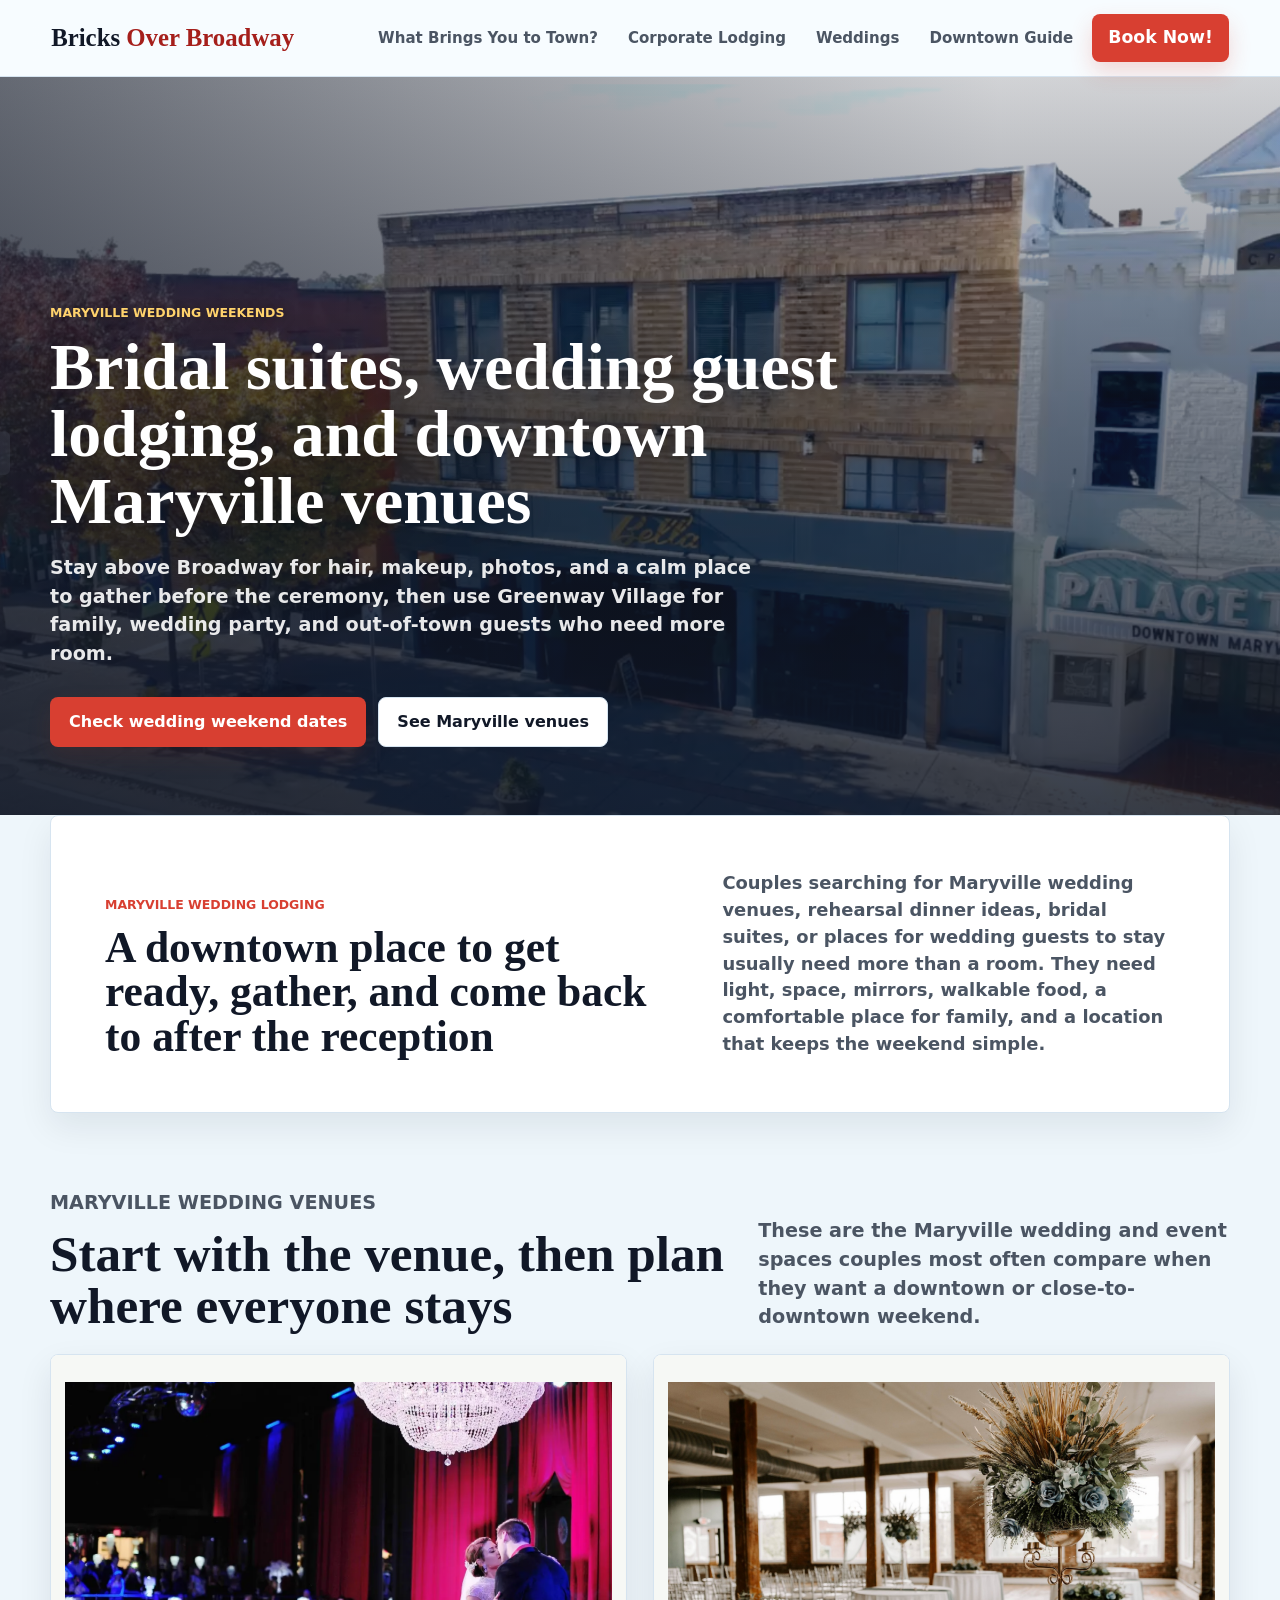
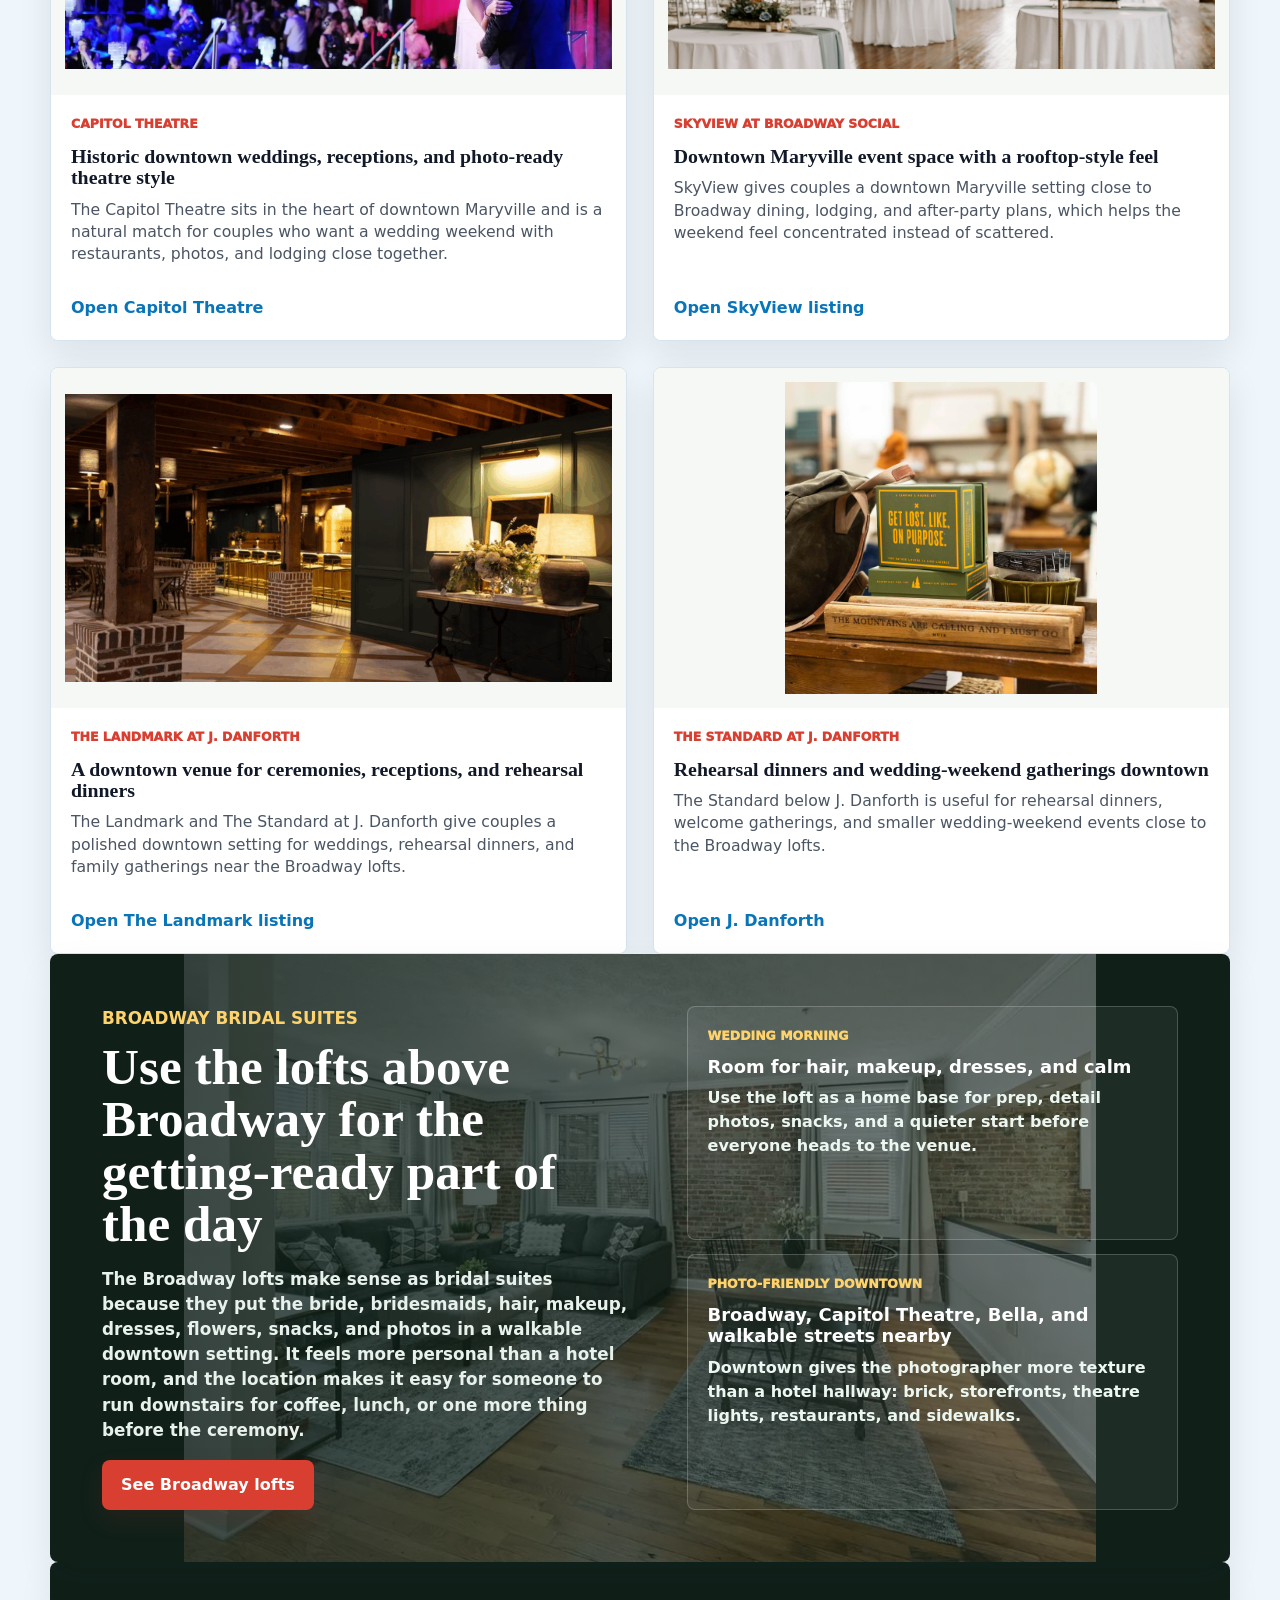
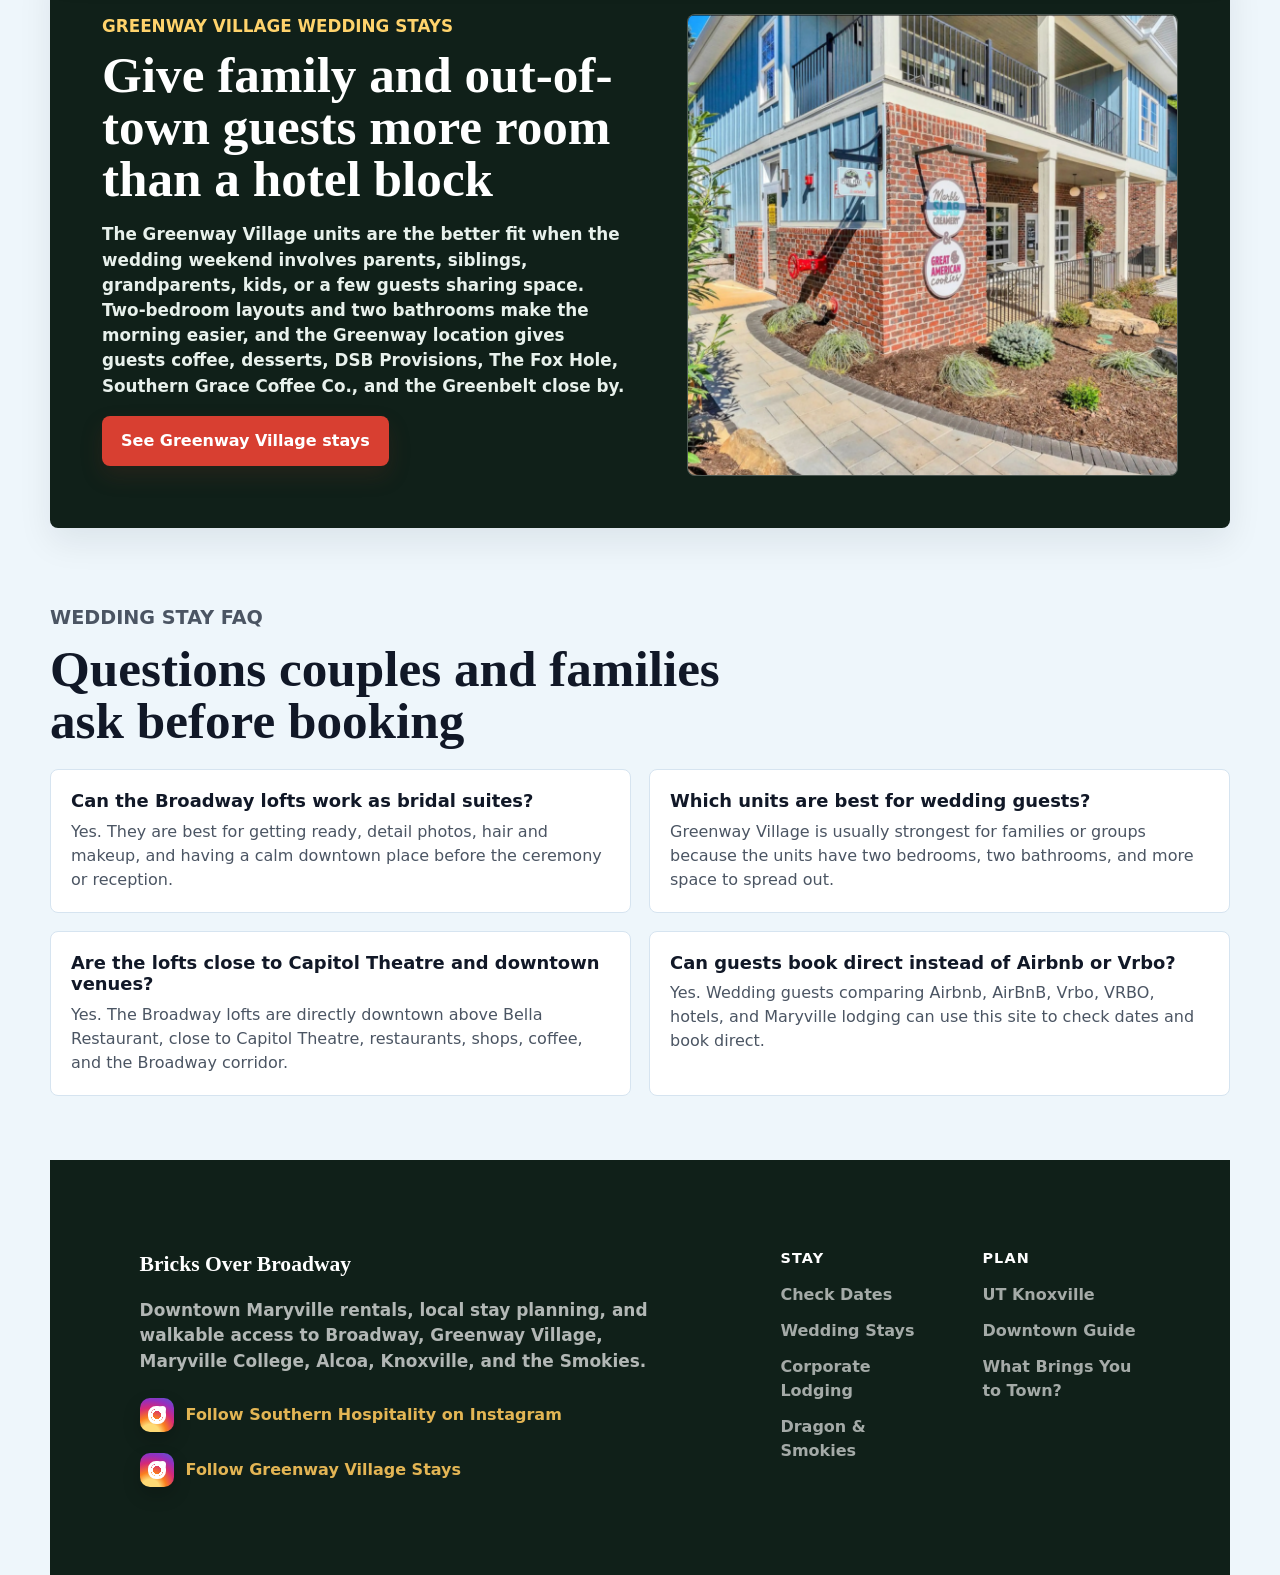
<file: maryville-wedding-venues-bridal-suites.html>
<!DOCTYPE html>
<html lang="en">
<head>
  <meta charset="UTF-8" />
  <meta name="viewport" content="width=device-width, initial-scale=1.0" />
  <meta http-equiv="Cache-Control" content="no-store, no-cache, must-revalidate, max-age=0" />
  <meta http-equiv="Pragma" content="no-cache" />
  <meta http-equiv="Expires" content="0" />
  <title>Maryville Wedding Venues, Bridal Suites &amp; Downtown Lodging</title>
  <meta name="description" content="Plan a Maryville TN wedding weekend with downtown wedding venues, bridal suite lodging above Broadway, and Greenway Village stays for family and out-of-town guests." />
  <link rel="canonical" href="https://bricksoverbroadway.com/maryville-wedding-venues-bridal-suites.html" />
  <meta property="og:type" content="website" />
  <meta property="og:site_name" content="Bricks Over Broadway" />
  <meta property="og:title" content="Maryville Wedding Venues, Bridal Suites &amp; Downtown Lodging" />
  <meta property="og:description" content="Downtown Maryville lodging for bridal prep, rehearsal dinners, wedding guests, and venues near Broadway, Capitol Theatre, SkyView, The Landmark, and J. Danforth." />
  <meta property="og:url" content="https://bricksoverbroadway.com/maryville-wedding-venues-bridal-suites.html" />
  <meta property="og:image" content="https://bricksoverbroadway.com/Assets/bella-broadway-lofts.png" />
  <meta name="twitter:card" content="summary_large_image" />
  <link rel="stylesheet" href="styles.css?v=fast-preview-20260513" />
  <script type="application/ld+json">
  {
    "@context": "https://schema.org",
    "@type": "TravelGuide",
    "name": "Maryville wedding venues and bridal suite lodging",
    "url": "https://bricksoverbroadway.com/maryville-wedding-venues-bridal-suites.html",
    "about": "Maryville Tennessee wedding venues, bridal suite lodging, downtown wedding weekend planning, rehearsal dinner locations, and places to stay for wedding guests.",
    "publisher": {
      "@type": "LodgingBusiness",
      "name": "Bricks Over Broadway",
      "url": "https://bricksoverbroadway.com/"
    }
  }
  </script>
  <script type="application/ld+json">
  {
    "@context": "https://schema.org",
    "@type": "BreadcrumbList",
    "itemListElement": [
      {"@type": "ListItem", "position": 1, "name": "Home", "item": "https://bricksoverbroadway.com/"},
      {"@type": "ListItem", "position": 2, "name": "Maryville Wedding Venues and Bridal Suites", "item": "https://bricksoverbroadway.com/maryville-wedding-venues-bridal-suites.html"}
    ]
  }
  </script>
</head>
<body>
  <nav class="nav" aria-label="Main navigation">
    <a class="nav__logo" href="index.html" aria-label="Bricks Over Broadway home page">
      <span>Bricks</span> Over Broadway
    </a>
    <div class="nav__links">
      <a href="what-brings-you-to-town.html">What Brings You to Town?</a>
      <a href="maryville-work-travel-lodging.html">Corporate Lodging</a>
      <a href="maryville-wedding-venues-bridal-suites.html">Weddings</a>
      <a href="downtown-guide.html">Downtown Guide</a>
      <a class="nav__cta" href="index.html#availability">Book Now!</a>
    </div>
    <a class="nav__mobile-cta" href="index.html#availability">Book Now!</a>
    <details class="nav__menu">
      <summary aria-label="Open navigation menu">
        <span></span>
        <span></span>
        <span></span>
      </summary>
      <div class="nav__menu-panel">
        <a href="what-brings-you-to-town.html">What Brings You to Town?</a>
        <a href="maryville-work-travel-lodging.html">Corporate Lodging</a>
        <a href="maryville-wedding-venues-bridal-suites.html">Weddings</a>
        <a href="downtown-guide.html">Downtown Guide</a>
        <a href="tail-of-the-dragon-smoky-mountains-lodging.html">Tail of the Dragon</a>
        <a href="ut-football-game-day-shuttle-maryville.html">UT Game Day Shuttle</a>
      </div>
    </details>
  </nav>

  <header class="landing-hero landing-hero--weddings">
    <img class="landing-hero__image" src="Assets/bella-broadway-lofts.png" alt="Broadway lofts above Bella Restaurant in downtown Maryville Tennessee" />
    <div class="landing-hero__overlay"></div>
    <div class="landing-hero__content">
      <p class="eyebrow">Maryville wedding weekends</p>
      <h1>Bridal suites, wedding guest lodging, and downtown Maryville venues</h1>
      <p>
        Stay above Broadway for hair, makeup, photos, and a calm place to gather before the ceremony,
        then use Greenway Village for family, wedding party, and out-of-town guests who need more room.
      </p>
      <div class="hero__actions">
        <a class="button button--primary" href="index.html#availability">Check wedding weekend dates</a>
        <a class="button button--secondary" href="#venues">See Maryville venues</a>
      </div>
    </div>
  </header>

  <main>
    <section class="section landing-intro" aria-labelledby="wedding-intro-title">
      <div>
        <p class="eyebrow">Maryville wedding lodging</p>
        <h2 id="wedding-intro-title">A downtown place to get ready, gather, and come back to after the reception</h2>
      </div>
      <p>
        Couples searching for Maryville wedding venues, rehearsal dinner ideas, bridal suites, or places
        for wedding guests to stay usually need more than a room. They need light, space, mirrors, walkable
        food, a comfortable place for family, and a location that keeps the weekend simple.
      </p>
    </section>

    <section class="section anchor-grid-section" id="venues" aria-labelledby="venue-title">
      <div class="section__heading">
        <div>
          <p class="eyebrow">Maryville wedding venues</p>
          <h2 id="venue-title">Start with the venue, then plan where everyone stays</h2>
        </div>
        <p>These are the Maryville wedding and event spaces couples most often compare when they want a downtown or close-to-downtown weekend.</p>
      </div>
      <div class="destination-grid wedding-venue-grid">
        <article class="destination-card destination-card--wedding">
          <img src="Assets/wedding-capitol-theatre.jpg" alt="Capitol Theatre wedding venue in downtown Maryville" loading="lazy" decoding="async" />
          <div>
            <span>Capitol Theatre</span>
            <h3>Historic downtown weddings, receptions, and photo-ready theatre style</h3>
            <p>The Capitol Theatre sits in the heart of downtown Maryville and is a natural match for couples who want a wedding weekend with restaurants, photos, and lodging close together.</p>
            <a href="https://www.bookthecapitol.com/" target="_blank" rel="noopener">Open Capitol Theatre</a>
          </div>
        </article>
        <article class="destination-card destination-card--wedding">
          <img src="Assets/wedding-skyview-broadway-social.jpg" alt="SkyView at Broadway Social wedding venue in Maryville" loading="lazy" decoding="async" />
          <div>
            <span>SkyView at Broadway Social</span>
            <h3>Downtown Maryville event space with a rooftop-style feel</h3>
            <p>SkyView gives couples a downtown Maryville setting close to Broadway dining, lodging, and after-party plans, which helps the weekend feel concentrated instead of scattered.</p>
            <a href="https://www.weddingwire.com/biz/skyview-at-broadway-social/6acf79cf60e1d1ad.html" target="_blank" rel="noopener">Open SkyView listing</a>
          </div>
        </article>
        <article class="destination-card destination-card--wedding">
          <img src="Assets/wedding-landmark-jdanforth.png" alt="The Landmark at J. Danforth wedding and event venue in Maryville" loading="lazy" decoding="async" />
          <div>
            <span>The Landmark at J. Danforth</span>
            <h3>A downtown venue for ceremonies, receptions, and rehearsal dinners</h3>
            <p>The Landmark and The Standard at J. Danforth give couples a polished downtown setting for weddings, rehearsal dinners, and family gatherings near the Broadway lofts.</p>
            <a href="https://www.weddingwire.com/biz/the-landmark/86ce86a5e78fc938.html" target="_blank" rel="noopener">Open The Landmark listing</a>
          </div>
        </article>
        <article class="destination-card destination-card--wedding">
          <img src="Assets/wedding-jdanforth-standard.jpg" alt="J. Danforth Mercantile and The Standard event space in Maryville" loading="lazy" decoding="async" />
          <div>
            <span>The Standard at J. Danforth</span>
            <h3>Rehearsal dinners and wedding-weekend gatherings downtown</h3>
            <p>The Standard below J. Danforth is useful for rehearsal dinners, welcome gatherings, and smaller wedding-weekend events close to the Broadway lofts.</p>
            <a href="https://jdanforth.com/" target="_blank" rel="noopener">Open J. Danforth</a>
          </div>
        </article>
      </div>
    </section>

    <section class="section landing-split wedding-suite-split" aria-labelledby="bridal-suite-title">
      <div>
        <p class="eyebrow">Broadway bridal suites</p>
        <h2 id="bridal-suite-title">Use the lofts above Broadway for the getting-ready part of the day</h2>
        <p>
          The Broadway lofts make sense as bridal suites because they put the bride, bridesmaids, hair,
          makeup, dresses, flowers, snacks, and photos in a walkable downtown setting. It feels more personal
          than a hotel room, and the location makes it easy for someone to run downstairs for coffee, lunch,
          or one more thing before the ceremony.
        </p>
        <a class="button button--primary" href="index.html#broadway-title">See Broadway lofts</a>
      </div>
      <div class="fit-list">
        <article>
          <span>Wedding morning</span>
          <h3>Room for hair, makeup, dresses, and calm</h3>
          <p>Use the loft as a home base for prep, detail photos, snacks, and a quieter start before everyone heads to the venue.</p>
        </article>
        <article>
          <span>Photo-friendly downtown</span>
          <h3>Broadway, Capitol Theatre, Bella, and walkable streets nearby</h3>
          <p>Downtown gives the photographer more texture than a hotel hallway: brick, storefronts, theatre lights, restaurants, and sidewalks.</p>
        </article>
      </div>
    </section>

    <section class="section landing-split" aria-labelledby="wedding-guests-title">
      <div>
        <p class="eyebrow">Greenway Village wedding stays</p>
        <h2 id="wedding-guests-title">Give family and out-of-town guests more room than a hotel block</h2>
        <p>
          The Greenway Village units are the better fit when the wedding weekend involves parents, siblings,
          grandparents, kids, or a few guests sharing space. Two-bedroom layouts and two bathrooms make the
          morning easier, and the Greenway location gives guests coffee, desserts, DSB Provisions, The Fox Hole,
          Southern Grace Coffee Co., and the Greenbelt close by.
        </p>
        <a class="button button--primary" href="index.html#greenway-title">See Greenway Village stays</a>
      </div>
      <figure class="wedding-feature-photo">
        <img src="Assets/greenway-village-cookie-company.png" alt="Great American Cookie Company and Marble Slab at Greenway Village in Maryville" loading="lazy" decoding="async" />
        <figcaption>Greenway Village works well for family groups, two-bedroom stays, and wedding guests who want more room.</figcaption>
      </figure>
    </section>

    <section class="section booking-faq" aria-labelledby="wedding-faq-title">
      <div class="section__heading">
        <div>
          <p class="eyebrow">Wedding stay FAQ</p>
          <h2 id="wedding-faq-title">Questions couples and families ask before booking</h2>
        </div>
      </div>
      <div class="faq-list">
        <article>
          <h3>Can the Broadway lofts work as bridal suites?</h3>
          <p>Yes. They are best for getting ready, detail photos, hair and makeup, and having a calm downtown place before the ceremony or reception.</p>
        </article>
        <article>
          <h3>Which units are best for wedding guests?</h3>
          <p>Greenway Village is usually strongest for families or groups because the units have two bedrooms, two bathrooms, and more space to spread out.</p>
        </article>
        <article>
          <h3>Are the lofts close to Capitol Theatre and downtown venues?</h3>
          <p>Yes. The Broadway lofts are directly downtown above Bella Restaurant, close to Capitol Theatre, restaurants, shops, coffee, and the Broadway corridor.</p>
        </article>
        <article>
          <h3>Can guests book direct instead of Airbnb or Vrbo?</h3>
          <p>Yes. Wedding guests comparing Airbnb, AirBnB, Vrbo, VRBO, hotels, and Maryville lodging can use this site to check dates and book direct.</p>
        </article>
      </div>
    </section>
  </main>

  <footer class="footer">
    <div class="footer__brand">
      <strong>Bricks Over Broadway</strong>
      <p>Downtown Maryville rentals, local stay planning, and walkable access to Broadway, Greenway Village, Maryville College, Alcoa, Knoxville, and the Smokies.</p>
      <a class="footer__social" href="https://www.instagram.com/southern_hospitality_prop/" target="_blank" rel="noopener">
        <span class="footer__instagram-icon" aria-hidden="true"></span>
        Follow Southern Hospitality on Instagram
      </a>
      <a class="footer__social" href="https://www.instagram.com/greenwayvillagestays?igsh=ZXQ2bDRxaXQwdzM0" target="_blank" rel="noopener">
        <span class="footer__instagram-icon" aria-hidden="true"></span>
        Follow Greenway Village Stays
      </a>
    </div>
    <div class="footer__links">
      <div>
        <strong>Stay</strong>
        <a href="index.html#availability">Check Dates</a>
        <a href="maryville-wedding-venues-bridal-suites.html">Wedding Stays</a>
        <a href="maryville-work-travel-lodging.html">Corporate Lodging</a>
        <a href="tail-of-the-dragon-smoky-mountains-lodging.html">Dragon &amp; Smokies</a>
      </div>
      <div>
        <strong>Plan</strong>
        <a href="neyland-stadium-ut-knoxville-lodging.html">UT Knoxville</a>
        <a href="downtown-guide.html">Downtown Guide</a>
        <a href="what-brings-you-to-town.html">What Brings You to Town?</a>
      </div>
    </div>
  </footer>
</body>
</html>
</file>
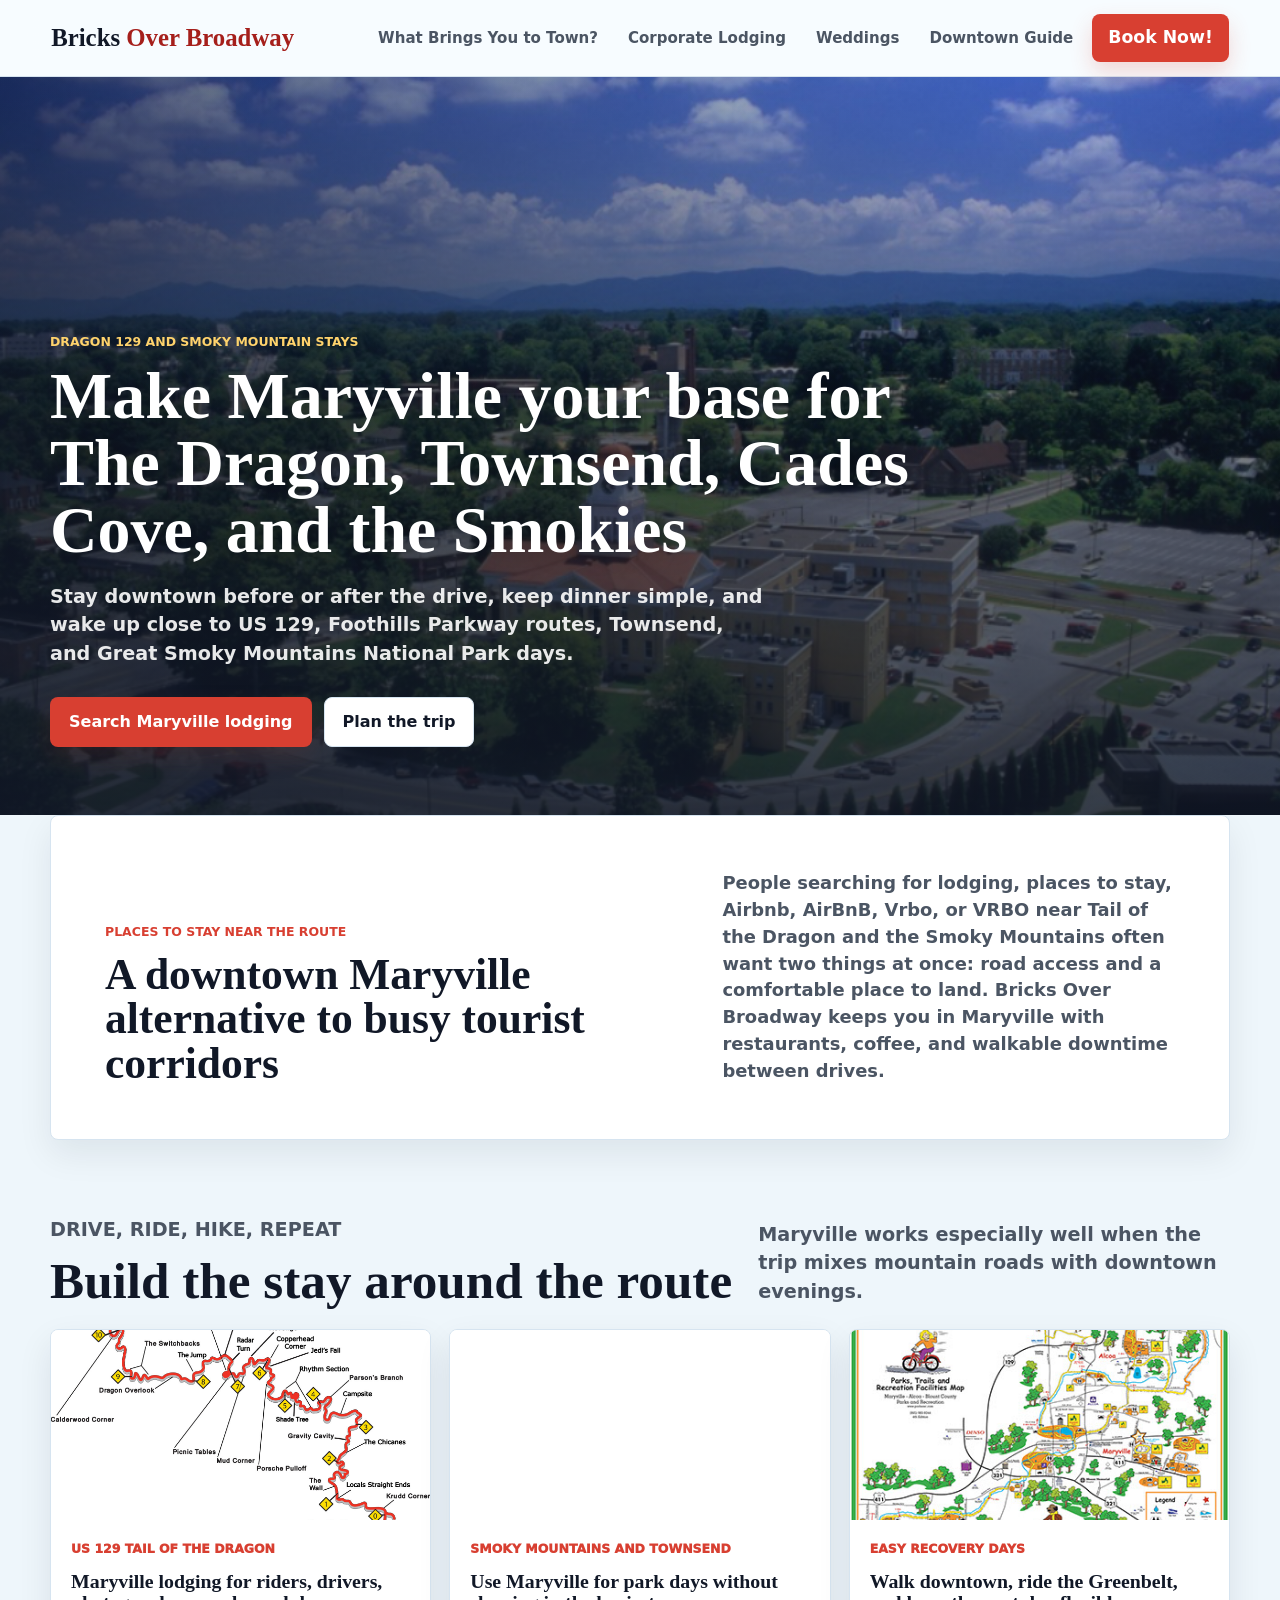
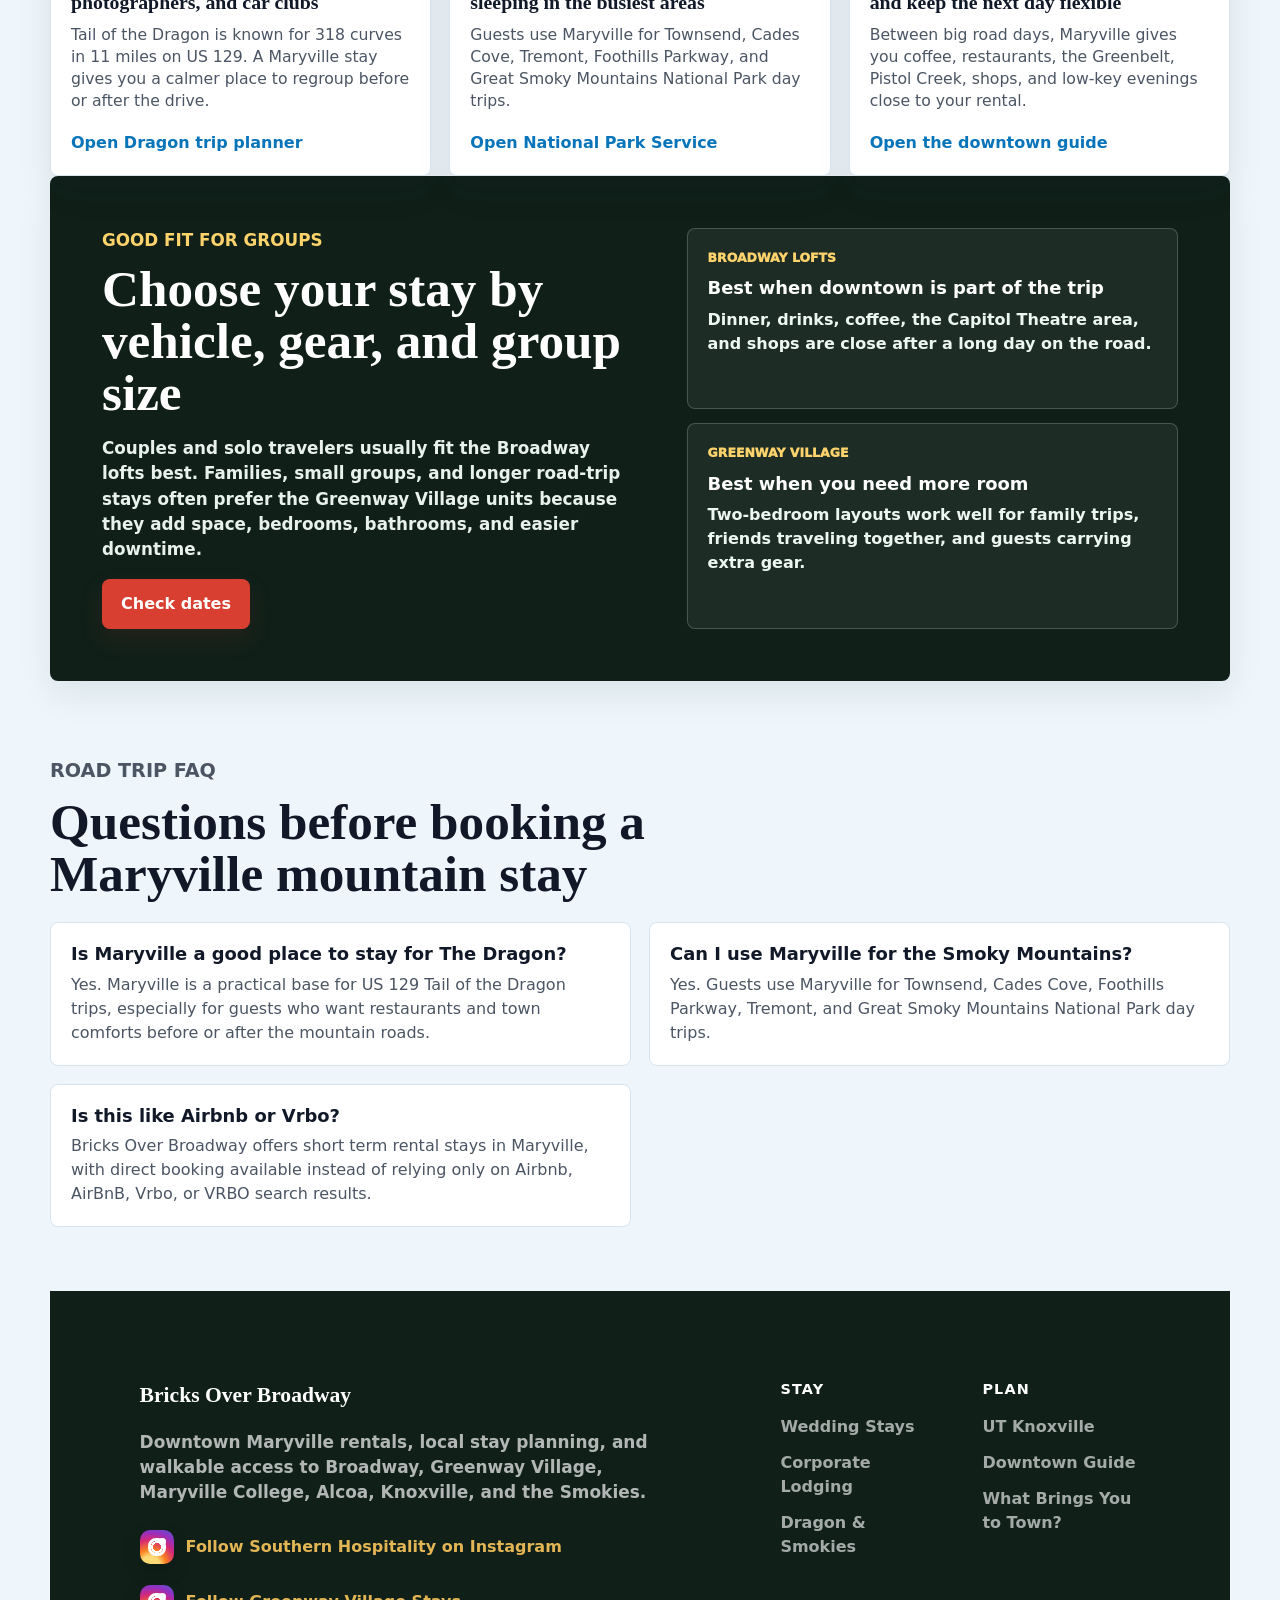
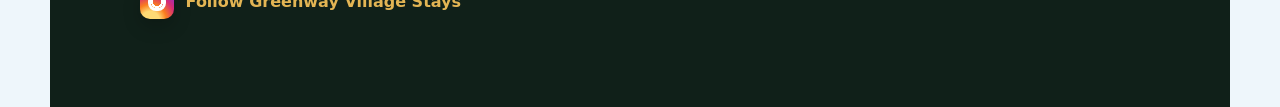
<file: tail-of-the-dragon-smoky-mountains-lodging.html>
<!DOCTYPE html>
<html lang="en">
<head>
  <meta charset="UTF-8" />
  <meta name="viewport" content="width=device-width, initial-scale=1.0" />
  <meta http-equiv="Cache-Control" content="no-store, no-cache, must-revalidate, max-age=0" />
  <meta http-equiv="Pragma" content="no-cache" />
  <meta http-equiv="Expires" content="0" />
  <title>Tail of the Dragon &amp; Smoky Mountains Lodging | Maryville TN</title>
  <meta name="description" content="Downtown Maryville TN lodging for Tail of the Dragon US 129, Smoky Mountains, Townsend, Cades Cove, Foothills Parkway, and East Tennessee road trips." />
  <link rel="canonical" href="https://bricksoverbroadway.com/tail-of-the-dragon-smoky-mountains-lodging.html" />
  <meta property="og:type" content="website" />
  <meta property="og:site_name" content="Bricks Over Broadway" />
  <meta property="og:title" content="Maryville TN Lodging Near Tail of the Dragon &amp; Smoky Mountains" />
  <meta property="og:description" content="Use downtown Maryville as a calmer base for Tail of the Dragon, Foothills Parkway, Townsend, Cades Cove, and Smoky Mountain day trips." />
  <meta property="og:url" content="https://bricksoverbroadway.com/tail-of-the-dragon-smoky-mountains-lodging.html" />
  <meta property="og:image" content="https://bricksoverbroadway.com/Assets/tail-of-the-dragon-map.jpg" />
  <meta name="twitter:card" content="summary_large_image" />
  <link rel="stylesheet" href="styles.css?v=fast-preview-20260513" />
  <script type="application/ld+json">
  {
    "@context": "https://schema.org",
    "@type": "TravelGuide",
    "name": "Maryville lodging near Tail of the Dragon and the Smoky Mountains",
    "url": "https://bricksoverbroadway.com/tail-of-the-dragon-smoky-mountains-lodging.html",
    "about": "Places to stay in Maryville, Tennessee for Tail of the Dragon US 129, Great Smoky Mountains National Park, Townsend, Cades Cove, Foothills Parkway, and East Tennessee road trips.",
    "publisher": {
      "@type": "LodgingBusiness",
      "name": "Bricks Over Broadway",
      "url": "https://bricksoverbroadway.com/"
    }
  }
  </script>
  <script type="application/ld+json">
  {
    "@context": "https://schema.org",
    "@type": "BreadcrumbList",
    "itemListElement": [
      {"@type": "ListItem", "position": 1, "name": "Home", "item": "https://bricksoverbroadway.com/"},
      {"@type": "ListItem", "position": 2, "name": "Dragon and Smoky Mountains Lodging", "item": "https://bricksoverbroadway.com/tail-of-the-dragon-smoky-mountains-lodging.html"}
    ]
  }
  </script>
</head>
<body>
  <nav class="nav" aria-label="Main navigation">
    <a class="nav__logo" href="index.html" aria-label="Bricks Over Broadway home page">
      <span>Bricks</span> Over Broadway
    </a>
    <div class="nav__links">
      <a href="what-brings-you-to-town.html">What Brings You to Town?</a>
      <a href="maryville-work-travel-lodging.html">Corporate Lodging</a>
      <a href="maryville-wedding-venues-bridal-suites.html">Weddings</a>
      <a href="downtown-guide.html">Downtown Guide</a>
      <a class="nav__cta" href="index.html#availability">Book Now!</a>
    </div>
    <a class="nav__mobile-cta" href="index.html#availability">Book Now!</a>
    <details class="nav__menu">
      <summary aria-label="Open navigation menu">
        <span></span>
        <span></span>
        <span></span>
      </summary>
      <div class="nav__menu-panel">
        <a href="what-brings-you-to-town.html">What Brings You to Town?</a>
        <a href="maryville-work-travel-lodging.html">Corporate Lodging</a>
        <a href="maryville-wedding-venues-bridal-suites.html">Weddings</a>
        <a href="downtown-guide.html">Downtown Guide</a>
        <a href="tail-of-the-dragon-smoky-mountains-lodging.html">Tail of the Dragon</a>
        <a href="ut-football-game-day-shuttle-maryville.html">UT Game Day Shuttle</a>
      </div>
    </details>
  </nav>

  <header class="landing-hero landing-hero--mountains">
    <img class="landing-hero__image" src="Assets/maryville-aerial-mountains.png" alt="Maryville Tennessee with the Smoky Mountains in the distance" />
    <div class="landing-hero__overlay"></div>
    <div class="landing-hero__content">
      <p class="eyebrow">Dragon 129 and Smoky Mountain stays</p>
      <h1>Make Maryville your base for The Dragon, Townsend, Cades Cove, and the Smokies</h1>
      <p>
        Stay downtown before or after the drive, keep dinner simple, and wake up close to US 129,
        Foothills Parkway routes, Townsend, and Great Smoky Mountains National Park days.
      </p>
      <div class="hero__actions">
        <a class="button button--primary" href="index.html#availability">Search Maryville lodging</a>
        <a class="button button--secondary" href="#road-trip-plans">Plan the trip</a>
      </div>
    </div>
  </header>

  <main>
    <section class="section landing-intro" aria-labelledby="mountain-intro-title">
      <div>
        <p class="eyebrow">Places to stay near the route</p>
        <h2 id="mountain-intro-title">A downtown Maryville alternative to busy tourist corridors</h2>
      </div>
      <p>
        People searching for lodging, places to stay, Airbnb, AirBnB, Vrbo, or VRBO near Tail of the Dragon
        and the Smoky Mountains often want two things at once: road access and a comfortable place to land.
        Bricks Over Broadway keeps you in Maryville with restaurants, coffee, and walkable downtime between drives.
      </p>
    </section>

    <section class="section anchor-grid-section" id="road-trip-plans" aria-labelledby="road-trip-title">
      <div class="section__heading">
        <div>
          <p class="eyebrow">Drive, ride, hike, repeat</p>
          <h2 id="road-trip-title">Build the stay around the route</h2>
        </div>
        <p>Maryville works especially well when the trip mixes mountain roads with downtown evenings.</p>
      </div>
      <div class="destination-grid destination-grid--featured">
        <article class="destination-card destination-card--dragon">
          <img src="Assets/tail-of-the-dragon-map.jpg" alt="Tail of the Dragon US 129 route map" loading="lazy" decoding="async" />
          <div>
            <span>US 129 Tail of the Dragon</span>
            <h3>Maryville lodging for riders, drivers, photographers, and car clubs</h3>
            <p>Tail of the Dragon is known for 318 curves in 11 miles on US 129. A Maryville stay gives you a calmer place to regroup before or after the drive.</p>
            <a href="https://tailofthedragon.com/plan-your-trip/" target="_blank" rel="noopener">Open Dragon trip planner</a>
          </div>
        </article>
        <article class="destination-card destination-card--mountains">
          <img src="Assets/great-smoky-mountains-national-park-sign.jpg" alt="Great Smoky Mountains National Park entrance sign" loading="lazy" decoding="async" />
          <div>
            <span>Smoky Mountains and Townsend</span>
            <h3>Use Maryville for park days without sleeping in the busiest areas</h3>
            <p>Guests use Maryville for Townsend, Cades Cove, Tremont, Foothills Parkway, and Great Smoky Mountains National Park day trips.</p>
            <a href="https://www.nps.gov/grsm/" target="_blank" rel="noopener">Open National Park Service</a>
          </div>
        </article>
        <article class="destination-card destination-card--greenbelt">
          <img src="Assets/maryville-alcoa-greenbelt-map.jpg" alt="Maryville Alcoa Greenbelt route map" loading="lazy" decoding="async" />
          <div>
            <span>Easy recovery days</span>
            <h3>Walk downtown, ride the Greenbelt, and keep the next day flexible</h3>
            <p>Between big road days, Maryville gives you coffee, restaurants, the Greenbelt, Pistol Creek, shops, and low-key evenings close to your rental.</p>
            <a href="downtown-guide.html">Open the downtown guide</a>
          </div>
        </article>
      </div>
    </section>

    <section class="section landing-split" aria-labelledby="road-fit-title">
      <div>
        <p class="eyebrow">Good fit for groups</p>
        <h2 id="road-fit-title">Choose your stay by vehicle, gear, and group size</h2>
        <p>
          Couples and solo travelers usually fit the Broadway lofts best. Families, small groups,
          and longer road-trip stays often prefer the Greenway Village units because they add space,
          bedrooms, bathrooms, and easier downtime.
        </p>
        <a class="button button--primary" href="index.html#availability">Check dates</a>
      </div>
      <div class="fit-list">
        <article>
          <span>Broadway lofts</span>
          <h3>Best when downtown is part of the trip</h3>
          <p>Dinner, drinks, coffee, the Capitol Theatre area, and shops are close after a long day on the road.</p>
        </article>
        <article>
          <span>Greenway Village</span>
          <h3>Best when you need more room</h3>
          <p>Two-bedroom layouts work well for family trips, friends traveling together, and guests carrying extra gear.</p>
        </article>
      </div>
    </section>

    <section class="section booking-faq" aria-labelledby="mountain-faq-title">
      <div class="section__heading">
        <div>
          <p class="eyebrow">Road trip FAQ</p>
          <h2 id="mountain-faq-title">Questions before booking a Maryville mountain stay</h2>
        </div>
      </div>
      <div class="faq-list">
        <article>
          <h3>Is Maryville a good place to stay for The Dragon?</h3>
          <p>Yes. Maryville is a practical base for US 129 Tail of the Dragon trips, especially for guests who want restaurants and town comforts before or after the mountain roads.</p>
        </article>
        <article>
          <h3>Can I use Maryville for the Smoky Mountains?</h3>
          <p>Yes. Guests use Maryville for Townsend, Cades Cove, Foothills Parkway, Tremont, and Great Smoky Mountains National Park day trips.</p>
        </article>
        <article>
          <h3>Is this like Airbnb or Vrbo?</h3>
          <p>Bricks Over Broadway offers short term rental stays in Maryville, with direct booking available instead of relying only on Airbnb, AirBnB, Vrbo, or VRBO search results.</p>
        </article>
      </div>
    </section>
  </main>

  <footer class="footer">
    <div class="footer__brand">
      <strong>Bricks Over Broadway</strong>
      <p>Downtown Maryville rentals, local stay planning, and walkable access to Broadway, Greenway Village, Maryville College, Alcoa, Knoxville, and the Smokies.</p>
      <a class="footer__social" href="https://www.instagram.com/southern_hospitality_prop/" target="_blank" rel="noopener">
        <span class="footer__instagram-icon" aria-hidden="true"></span>
        Follow Southern Hospitality on Instagram
      </a>
      <a class="footer__social" href="https://www.instagram.com/greenwayvillagestays?igsh=ZXQ2bDRxaXQwdzM0" target="_blank" rel="noopener">
        <span class="footer__instagram-icon" aria-hidden="true"></span>
        Follow Greenway Village Stays
      </a>
    </div>
    <div class="footer__links">
      <div>
        <strong>Stay</strong>
        <a href="maryville-wedding-venues-bridal-suites.html">Wedding Stays</a>
        <a href="maryville-work-travel-lodging.html">Corporate Lodging</a>
        <a href="tail-of-the-dragon-smoky-mountains-lodging.html">Dragon &amp; Smokies</a>
      </div>
      <div>
        <strong>Plan</strong>
        <a href="neyland-stadium-ut-knoxville-lodging.html">UT Knoxville</a>
        <a href="downtown-guide.html">Downtown Guide</a>
        <a href="what-brings-you-to-town.html">What Brings You to Town?</a>
      </div>
    </div>
  </footer>
</body>
</html>
</file>
<file: styles.css>
:root {
  --ink: #111827;
  --muted: #4b5563;
  --line: #d6e4f0;
  --paper: #eef7ff;
  --white: #ffffff;
  --brick: #d83f31;
  --brick-dark: #a51f1b;
  --moss: #15803d;
  --river: #0874b9;
  --sun: #f5b51b;
  --shadow: 0 18px 45px rgba(17, 24, 39, 0.14);
}

* {
  box-sizing: border-box;
}

html {
  scroll-behavior: smooth;
}

body {
  margin: 0;
  color: var(--ink);
  background: #eef6fb;
  font-family: Inter, ui-sans-serif, system-ui, -apple-system, BlinkMacSystemFont, "Segoe UI", sans-serif;
  line-height: 1.5;
}

a {
  color: inherit;
}

img {
  display: block;
  max-width: 100%;
}

.nav {
  position: sticky;
  top: 0;
  z-index: 20;
  display: flex;
  align-items: center;
  justify-content: space-between;
  gap: 24px;
  padding: 14px clamp(18px, 4vw, 54px);
  background: rgba(248, 252, 255, 0.94);
  border-bottom: 1px solid var(--line);
  backdrop-filter: blur(16px);
}

.nav__logo {
  color: var(--brick-dark);
  font-family: Georgia, "Times New Roman", serif;
  font-size: clamp(1.2rem, 2.2vw, 1.55rem);
  font-weight: 800;
  text-decoration: none;
  white-space: nowrap;
}

.nav__logo span {
  color: var(--ink);
}

.nav__links {
  display: flex;
  align-items: center;
  gap: 8px;
  font-size: clamp(0.94rem, 1vw, 1.06rem);
  font-weight: 750;
}

.nav__links a {
  color: var(--muted);
  text-decoration: none;
  white-space: nowrap;
}

.nav__links a:not(.nav__cta) {
  padding: 8px 10px;
  border: 1px solid transparent;
  border-radius: 8px;
}

.nav__links a:hover {
  color: var(--brick);
}

.nav__links a:not(.nav__cta):hover {
  color: var(--ink);
  background: var(--white);
  border-color: var(--line);
  box-shadow: 0 8px 22px rgba(17, 24, 39, 0.08);
}

.nav__cta {
  flex: 0 0 auto;
  padding: 11px 16px;
  color: var(--white) !important;
  background: var(--brick);
  border-radius: 8px;
  font-size: 1.08rem;
  font-weight: 900;
  box-shadow: 0 10px 22px rgba(216, 63, 49, 0.2);
}

.nav__mobile-cta,
.nav__menu {
  display: none;
}

.hero {
  min-height: 64vh;
  display: grid;
  grid-template-columns: minmax(0, 1.05fr) minmax(320px, 0.95fr);
  gap: clamp(28px, 5vw, 72px);
  align-items: center;
  padding: clamp(42px, 7vw, 92px) clamp(18px, 5vw, 72px) clamp(36px, 5vw, 58px);
  overflow: hidden;
}

.hero--reasons {
  min-height: auto;
  padding-top: clamp(18px, 3vw, 34px);
  padding-bottom: clamp(20px, 3.5vw, 38px);
}

.hero--reasons .hero__media {
  height: min(58vh, 560px);
  min-height: 360px;
}

.hero--reasons + main .section:first-child {
  padding-top: clamp(16px, 2.6vw, 30px);
}

.hero--video {
  position: relative;
  display: flex;
  align-items: center;
  min-height: 85vh;
  padding: clamp(70px, 10vw, 124px) clamp(18px, 5vw, 72px) clamp(62px, 8vw, 96px);
}

.hero__video {
  position: absolute;
  inset: 0;
  width: 100%;
  height: 100%;
  object-fit: cover;
}

.hero__shade {
  position: absolute;
  inset: 0;
  background:
    linear-gradient(90deg, rgba(10, 16, 24, 0.74), rgba(10, 16, 24, 0.48) 48%, rgba(10, 16, 24, 0.2)),
    rgba(10, 16, 24, 0.26);
}

.guide-hero {
  width: min(1180px, calc(100% - 36px));
  min-height: 72vh;
  display: grid;
  grid-template-columns: minmax(0, 0.95fr) minmax(320px, 0.8fr);
  gap: clamp(28px, 5vw, 72px);
  align-items: center;
  margin: 0 auto;
  padding: clamp(42px, 7vw, 86px) 0 clamp(28px, 5vw, 58px);
}

.booking-hero {
  position: relative;
  min-height: 84vh;
  display: flex;
  align-items: flex-end;
  overflow: hidden;
  margin: 0;
  padding: 0;
  background: var(--ink);
}

.booking-hero__image {
  position: absolute;
  inset: 0;
  width: 100%;
  height: 100%;
  object-fit: cover;
}

.booking-hero__overlay {
  position: absolute;
  inset: 0;
  background:
    linear-gradient(to top, rgba(17, 24, 39, 0.78) 0%, rgba(17, 24, 39, 0.52) 48%, rgba(17, 24, 39, 0.12) 100%),
    linear-gradient(90deg, rgba(17, 24, 39, 0.54), rgba(17, 24, 39, 0.08) 76%);
}

.booking-hero__content {
  position: relative;
  z-index: 1;
  width: min(1180px, calc(100% - 36px));
  margin: 0 auto;
  padding: 0 0 clamp(44px, 7vw, 76px);
}

.booking-hero h1 {
  max-width: 820px;
  color: var(--white);
  text-shadow: 0 2px 22px rgba(0, 0, 0, 0.28);
}

.booking-hero p:not(.eyebrow) {
  max-width: 680px;
  color: rgba(255, 255, 255, 0.86);
  font-size: clamp(1rem, 1.5vw, 1.2rem);
}

.booking-hero .eyebrow {
  color: #ffd36c;
  text-shadow: 0 2px 14px rgba(0, 0, 0, 0.32);
}

.booking-hero__facts {
  display: flex;
  flex-wrap: wrap;
  gap: 10px;
  margin-top: 24px;
}

.booking-hero__facts span {
  display: inline-flex;
  align-items: center;
  gap: 8px;
  min-height: 42px;
  padding: 8px 12px;
  color: var(--white);
  background: rgba(255, 255, 255, 0.14);
  border: 1px solid rgba(255, 255, 255, 0.28);
  border-radius: 8px;
  backdrop-filter: blur(10px);
  font-weight: 850;
}

.booking-hero__facts strong {
  color: #ffd36c;
  font-family: Georgia, "Times New Roman", serif;
  font-size: 1.7rem;
  line-height: 1;
}

.landing-hero {
  position: relative;
  min-height: 82vh;
  display: flex;
  align-items: flex-end;
  overflow: hidden;
  background: var(--ink);
}

.landing-hero__image {
  position: absolute;
  inset: 0;
  width: 100%;
  height: 100%;
  object-fit: cover;
}

.landing-hero--work .landing-hero__image {
  object-position: center center;
}

.landing-hero--work .landing-hero__content {
  width: min(1220px, calc(100% - 64px));
  min-height: 82vh;
  display: grid;
  grid-template-columns: minmax(0, 0.95fr) minmax(360px, 0.7fr);
  grid-template-rows: auto 1fr auto auto;
  column-gap: clamp(44px, 9vw, 130px);
  align-items: end;
  margin: 0 auto;
  padding: clamp(34px, 5vw, 62px) 0 clamp(34px, 5vw, 62px);
}

.landing-hero--work h1 {
  grid-column: 1;
  grid-row: 1;
  align-self: start;
  max-width: 640px;
  margin: 0;
  font-size: clamp(2.8rem, 5.4vw, 5.15rem);
  line-height: 1.08;
}

.landing-hero--work h1 span {
  padding: 0;
  background: transparent;
}

.landing-hero--work p:not(.eyebrow) {
  grid-column: 2;
  grid-row: 3;
  justify-self: end;
  max-width: 520px;
  padding: 0;
  background: transparent;
  border-radius: 0;
}

.landing-hero--work .eyebrow {
  display: none;
}

.landing-hero--work .hero__actions {
  grid-column: 2;
  grid-row: 4;
  justify-self: end;
  padding: 0;
  background: transparent;
  border-radius: 0;
}

.landing-hero--mountains .landing-hero__image {
  object-position: center 35%;
}

.landing-hero--neyland .landing-hero__image {
  object-position: center;
}

.landing-hero--weddings .landing-hero__image {
  object-position: center 42%;
}

.landing-hero__overlay {
  position: absolute;
  inset: 0;
  background:
    linear-gradient(to top, rgba(17, 24, 39, 0.82) 0%, rgba(17, 24, 39, 0.48) 54%, rgba(17, 24, 39, 0.08) 100%),
    linear-gradient(90deg, rgba(17, 24, 39, 0.62), rgba(17, 24, 39, 0.12) 78%);
}

.landing-hero__content {
  position: relative;
  z-index: 1;
  width: min(1180px, calc(100% - 36px));
  margin: 0 auto;
  padding: clamp(70px, 9vw, 108px) 0 clamp(40px, 6vw, 68px);
}

.landing-hero .eyebrow {
  color: #ffd36c;
  text-shadow: 0 2px 14px rgba(0, 0, 0, 0.32);
}

.landing-hero h1 {
  max-width: 940px;
  color: var(--white);
  font-size: clamp(2.55rem, 5.15vw, 4.85rem);
  text-shadow: 0 2px 22px rgba(0, 0, 0, 0.3);
}

.landing-hero p:not(.eyebrow) {
  max-width: 720px;
  color: rgba(255, 255, 255, 0.9);
  font-size: clamp(1rem, 1.5vw, 1.22rem);
  font-weight: 650;
}

.booking-hero__visual {
  display: grid;
  gap: 14px;
}

.booking-hero__visual > img {
  width: 100%;
  aspect-ratio: 4 / 3;
  object-fit: cover;
  border: 8px solid var(--white);
  border-radius: 8px;
  box-shadow: var(--shadow);
}

.maryville-hero-gallery {
  display: grid;
  grid-template-columns: repeat(2, minmax(0, 1fr));
  gap: 12px;
}

.maryville-hero-gallery figure {
  position: relative;
  min-height: 190px;
  margin: 0;
  overflow: hidden;
  border: 8px solid var(--white);
  border-radius: 8px;
  box-shadow: 0 10px 28px rgba(24, 32, 31, 0.08);
}

.maryville-hero-gallery__main {
  grid-column: 1 / -1;
  min-height: 255px !important;
}

.maryville-hero-gallery img {
  width: 100%;
  height: 100%;
  object-fit: cover;
}

.maryville-hero-gallery figcaption {
  position: absolute;
  left: 12px;
  bottom: 12px;
  padding: 7px 9px;
  color: var(--white);
  background: rgba(24, 32, 31, 0.72);
  border-radius: 8px;
  font-size: 0.82rem;
  font-weight: 900;
}

.booking-hero__panel {
  display: grid;
  gap: 12px;
}

.booking-hero__panel div {
  display: grid;
  grid-template-columns: 72px 1fr;
  gap: 14px;
  align-items: center;
  min-height: 104px;
  padding: 14px 18px;
  background: var(--white);
  border: 1px solid var(--line);
  border-radius: 8px;
  box-shadow: 0 10px 28px rgba(24, 32, 31, 0.07);
}

.booking-hero__panel strong {
  color: var(--brick);
  font-family: Georgia, "Times New Roman", serif;
  font-size: clamp(3rem, 5vw, 4.25rem);
  line-height: 1;
}

.booking-hero__panel span {
  color: var(--muted);
  font-size: clamp(1rem, 1.5vw, 1.22rem);
  font-weight: 850;
}

.guide-hero h1 {
  max-width: 760px;
}

.guide-hero p:not(.eyebrow) {
  max-width: 660px;
  color: var(--muted);
  font-size: clamp(1rem, 1.5vw, 1.2rem);
}

.guide-hero__image {
  min-height: 520px;
  border: 8px solid var(--white);
  border-radius: 8px;
  box-shadow: var(--shadow);
  background-image:
    linear-gradient(rgba(24, 32, 31, 0.06), rgba(24, 32, 31, 0.06)),
    url("https://commons.wikimedia.org/wiki/Special:FilePath/Maryville-Broadway-block-tn.jpg");
  background-size: cover;
  background-position: center;
}

.guide-hero--editorial {
  grid-template-columns: minmax(0, 0.75fr) minmax(440px, 1fr);
  min-height: auto;
  padding-top: clamp(20px, 3vw, 36px);
  padding-bottom: clamp(20px, 3.8vw, 44px);
}

.guide-hero--editorial h1 {
  max-width: 680px;
  font-size: clamp(2.75rem, 4.8vw, 5.1rem);
}

.guide-collage {
  display: grid;
  grid-template-columns: 0.82fr 0.64fr;
  grid-template-rows: 1fr 1fr;
  gap: 14px;
  min-height: 560px;
}

.guide-collage figure {
  position: relative;
  overflow: hidden;
  margin: 0;
  border: 8px solid var(--white);
  border-radius: 8px;
  box-shadow: var(--shadow);
  background: var(--white);
}

.guide-collage__main {
  grid-row: 1 / -1;
}

.guide-collage img {
  width: 100%;
  height: 100%;
  object-fit: cover;
}

.guide-collage figcaption {
  position: absolute;
  left: 14px;
  right: 14px;
  bottom: 14px;
  padding: 10px 12px;
  color: var(--white);
  background: rgba(17, 24, 39, 0.72);
  border-radius: 8px;
  font-size: 0.86rem;
  font-weight: 900;
}

.hero__content {
  position: relative;
  z-index: 1;
  max-width: 720px;
}

.hero--video .hero__content {
  color: var(--white);
}

.eyebrow {
  margin: 0 0 10px;
  color: var(--brick);
  font-size: 0.78rem;
  font-weight: 850;
  letter-spacing: 0;
  text-transform: uppercase;
}

h1,
h2,
h3,
p {
  overflow-wrap: anywhere;
}

h1,
h2 {
  margin: 0;
  font-family: Georgia, "Times New Roman", serif;
  line-height: 1.02;
}

h1 {
  max-width: 880px;
  font-size: clamp(2.75rem, 6vw, 5.35rem);
}

h2 {
  font-size: clamp(2rem, 4vw, 4.1rem);
}

h3 {
  margin: 0;
  font-size: 1.12rem;
  line-height: 1.2;
}

.hero p:not(.eyebrow),
.section__heading p,
.section--split > div > p,
.availability__copy p {
  max-width: 680px;
  color: var(--muted);
  font-size: clamp(1rem, 1.5vw, 1.2rem);
}

.hero--video p:not(.eyebrow) {
  color: rgba(255, 255, 255, 0.9);
}

.hero__actions {
  display: flex;
  flex-wrap: wrap;
  gap: 12px;
  margin-top: 28px;
}

.button {
  display: inline-flex;
  align-items: center;
  justify-content: center;
  min-height: 46px;
  padding: 12px 18px;
  border: 1px solid transparent;
  border-radius: 8px;
  font: inherit;
  font-weight: 850;
  text-decoration: none;
  cursor: pointer;
}

.button--primary {
  color: var(--white);
  background: var(--brick);
  box-shadow: 0 10px 22px rgba(125, 48, 35, 0.18);
}

.button--primary:hover {
  background: var(--brick-dark);
}

.button--secondary {
  color: var(--ink);
  background: var(--white);
  border-color: var(--line);
}

.hero__media {
  position: relative;
  height: min(68vh, 680px);
  min-height: 420px;
}

.hero__photo {
  position: absolute;
  border: 8px solid var(--white);
  border-radius: 8px;
  box-shadow: var(--shadow);
  background-size: cover;
  background-position: center;
}

.hero__photo--one {
  inset: 4% 18% 24% 4%;
  background-image:
    linear-gradient(rgba(24, 32, 31, 0.08), rgba(24, 32, 31, 0.08)),
    url("Assets/historic-broadway-maryville.png");
}

.hero__photo--two {
  right: 0;
  bottom: 0;
  width: 54%;
  height: 46%;
  background-image:
    linear-gradient(rgba(24, 32, 31, 0.1), rgba(24, 32, 31, 0.1)),
    url("Assets/maryville-downtown-hero.jpg");
}

.hero__photo--three {
  left: 0;
  bottom: 5%;
  width: 36%;
  height: 28%;
  background-image:
    linear-gradient(rgba(24, 32, 31, 0.14), rgba(24, 32, 31, 0.14)),
    url("Assets/maryville-aerial-mountains.png");
}

.availability,
.section,
.footer {
  width: min(1180px, calc(100% - 36px));
  margin: 0 auto;
}

.availability {
  display: grid;
  grid-template-columns: minmax(0, 1fr) minmax(320px, 0.9fr);
  gap: 28px;
  align-items: center;
  padding: clamp(24px, 4vw, 42px);
  background: var(--white);
  border: 1px solid var(--line);
  border-radius: 8px;
  box-shadow: var(--shadow);
}

.booking-search {
  margin-top: 0;
}

.availability__form {
  display: grid;
  grid-template-columns: 1fr 1fr;
  gap: 12px;
}

.availability__form label {
  display: grid;
  gap: 7px;
  color: var(--muted);
  font-size: 0.86rem;
  font-weight: 850;
}

.availability__form input {
  width: 100%;
  min-height: 46px;
  padding: 10px 12px;
  color: var(--ink);
  border: 1px solid var(--line);
  border-radius: 8px;
  background: #f9faf7;
  font: inherit;
}

.availability__form .button,
.availability__note {
  grid-column: 1 / -1;
}

.availability__note {
  min-height: 24px;
  margin: 0;
  color: var(--moss);
  font-weight: 800;
}

.section {
  padding: clamp(46px, 6vw, 76px) 0 0;
}

.hero + main .section:first-child {
  padding-top: clamp(24px, 3.5vw, 42px);
}

.landing-intro {
  display: grid;
  grid-template-columns: minmax(0, 0.78fr) minmax(300px, 0.62fr);
  gap: clamp(22px, 4vw, 48px);
  align-items: end;
  padding: clamp(34px, 5vw, 54px);
  background: var(--white);
  border: 1px solid var(--line);
  border-radius: 8px;
  box-shadow: 0 14px 34px rgba(17, 24, 39, 0.08);
}

.landing-intro h2 {
  font-size: clamp(2rem, 3.4vw, 3.55rem);
}

.landing-intro > p {
  margin: 0;
  color: var(--muted);
  font-size: clamp(1rem, 1.4vw, 1.14rem);
  font-weight: 720;
}

.book-direct-copy {
  display: grid;
  gap: 18px;
  color: var(--muted);
  font-size: clamp(1rem, 1.35vw, 1.12rem);
  font-weight: 720;
}

.book-direct-copy p {
  margin: 0;
}

.book-direct-copy ul {
  display: grid;
  gap: 10px;
  margin: 0;
  padding: 0;
  list-style: none;
}

.book-direct-copy li {
  position: relative;
  padding-left: 22px;
}

.book-direct-copy li::before {
  content: "";
  position: absolute;
  left: 0;
  top: 0.72em;
  width: 8px;
  height: 8px;
  background: var(--brick);
  border-radius: 50%;
}

.home-book-direct,
.booking-direct {
  margin-top: clamp(34px, 5vw, 58px);
}

.anchor-grid-section .section__heading > p,
.guide-card-grid-section .section__heading > p {
  margin: 0;
  color: var(--muted);
  font-weight: 750;
}

.landing-split {
  display: grid;
  grid-template-columns: minmax(0, 0.75fr) minmax(320px, 0.7fr);
  gap: clamp(24px, 5vw, 58px);
  align-items: stretch;
  padding: clamp(30px, 5vw, 52px);
  background: #102019;
  border-radius: 8px;
  box-shadow: 0 14px 34px rgba(17, 24, 39, 0.08);
}

.wedding-suite-split {
  position: relative;
  overflow: hidden;
  background:
    linear-gradient(90deg, rgba(16, 32, 25, 0.82), rgba(16, 32, 25, 0.52)),
    url("Assets/listings/bricks-over-broadway.webp") center / contain no-repeat,
    #102019;
}

.wedding-suite-split > * {
  position: relative;
  z-index: 1;
}

.landing-split .eyebrow {
  color: #ffd36c;
}

.landing-split h2,
.landing-split h3 {
  color: var(--white);
}

.landing-split > div > p {
  max-width: 760px;
  color: #e8f1ec;
  font-size: 1.05rem;
  font-weight: 720;
}

.fit-list {
  display: grid;
  gap: 14px;
}

.fit-list article {
  padding: 20px;
  background: rgba(255, 255, 255, 0.056);
  border: 1px solid rgba(255, 255, 255, 0.2);
  border-radius: 8px;
}

.fit-list span {
  display: block;
  margin-bottom: 10px;
  color: #ffd36c;
  font-size: 0.78rem;
  font-weight: 950;
  text-transform: uppercase;
}

.fit-list p {
  margin: 9px 0 0;
  color: #edf7f2;
  font-weight: 680;
}

.shuttle-plan {
  display: grid;
  gap: 20px;
}

.game-day-flow {
  display: grid;
  grid-template-columns: repeat(4, minmax(0, 1fr));
  gap: 14px;
}

.game-day-flow article {
  display: grid;
  align-content: start;
  gap: 12px;
  min-height: 260px;
  padding: 20px;
  background: var(--white);
  border: 1px solid var(--line);
  border-top: 5px solid var(--brick);
  border-radius: 8px;
  box-shadow: 0 10px 28px rgba(24, 32, 31, 0.06);
}

.game-day-flow span {
  color: var(--river);
  font-weight: 950;
}

.game-day-flow h3 {
  font-family: Georgia, "Times New Roman", serif;
  font-size: clamp(1.45rem, 2vw, 2rem);
  line-height: 1.06;
}

.game-day-flow p {
  margin: 0;
  color: var(--muted);
  font-weight: 720;
}

.shuttle-note {
  display: grid;
  grid-template-columns: minmax(0, 1fr) max-content;
  gap: clamp(20px, 4vw, 42px);
  align-items: center;
  padding: clamp(20px, 4vw, 32px);
  color: var(--white);
  background: #102019;
  border-radius: 8px;
  box-shadow: 0 14px 34px rgba(17, 24, 39, 0.08);
}

.shuttle-note strong {
  display: block;
  margin-bottom: 8px;
  color: #ffd36c;
  font-size: 0.82rem;
  font-weight: 950;
  text-transform: uppercase;
}

.shuttle-note p {
  margin: 0;
  color: #edf7f2;
  font-weight: 700;
}

.shuttle-note .button {
  justify-self: end;
  white-space: normal;
  max-width: 280px;
  text-align: center;
}

.industry-overview {
  display: grid;
  gap: 22px;
}

.industry-stat-grid {
  display: grid;
  grid-template-columns: repeat(4, minmax(0, 1fr));
  gap: 14px;
}

.industry-stat-grid article {
  display: grid;
  align-content: start;
  gap: 8px;
  min-height: 168px;
  padding: 20px;
  background: var(--white);
  border: 1px solid var(--line);
  border-top: 5px solid var(--brick);
  border-radius: 8px;
  box-shadow: 0 10px 28px rgba(24, 32, 31, 0.06);
}

.industry-stat-grid span,
.industry-facts span {
  color: var(--brick);
  font-size: 0.78rem;
  font-weight: 950;
  text-transform: uppercase;
}

.industry-stat-grid strong {
  color: var(--ink);
  font-family: Georgia, "Times New Roman", serif;
  font-size: clamp(1.75rem, 2.5vw, 2.45rem);
  line-height: 1.02;
}

.industry-stat-grid p {
  margin: 0;
  color: var(--muted);
  font-weight: 720;
}

.industry-feature {
  display: grid;
  grid-template-columns: minmax(320px, 0.78fr) minmax(0, 0.9fr);
  gap: clamp(24px, 5vw, 58px);
  align-items: stretch;
  padding: clamp(24px, 4vw, 38px);
  background: var(--white);
  border: 1px solid var(--line);
  border-radius: 8px;
  box-shadow: 0 14px 34px rgba(17, 24, 39, 0.08);
}

.industry-feature + .industry-feature {
  margin-top: clamp(34px, 5vw, 72px);
}

.industry-feature--reverse figure {
  order: 2;
}

.industry-feature figure {
  margin: 0;
  overflow: hidden;
  background: #f8fbff;
  border: 1px solid var(--line);
  border-radius: 8px;
}

.industry-feature figure img {
  width: 100%;
  height: 100%;
  min-height: 420px;
  object-fit: cover;
}

.industry-feature--denso figure img {
  object-position: center;
}

.industry-feature figcaption {
  padding: 12px 14px;
  color: var(--muted);
  background: var(--white);
  font-size: 0.86rem;
  font-weight: 800;
}

.industry-feature > div {
  display: grid;
  align-content: center;
  gap: 16px;
}

.industry-feature h2 {
  max-width: 820px;
  font-size: clamp(2rem, 3.2vw, 3.5rem);
}

.industry-feature p:not(.eyebrow) {
  margin: 0;
  color: var(--muted);
  font-size: 1.04rem;
  font-weight: 700;
}

.industry-feature a:not(.button) {
  color: var(--river);
  font-weight: 900;
  text-decoration: none;
}

.industry-feature a:not(.button):hover {
  color: var(--brick);
}

.industry-facts {
  display: flex;
  flex-wrap: wrap;
  gap: 8px;
}

.industry-facts span {
  padding: 8px 10px;
  color: var(--moss);
  background: #eef3ed;
  border: 1px solid #d7e3d8;
  border-radius: 8px;
}

.review-feature {
  display: grid;
  grid-template-columns: minmax(0, 0.82fr) minmax(280px, 0.48fr);
  gap: clamp(24px, 5vw, 58px);
  align-items: center;
  padding: clamp(30px, 5vw, 54px);
  background: var(--white);
  border: 1px solid var(--line);
  border-radius: 8px;
  box-shadow: 0 14px 34px rgba(17, 24, 39, 0.08);
}

.review-feature__copy {
  display: grid;
  gap: 16px;
}

.review-feature h2 {
  max-width: 820px;
  font-size: clamp(2rem, 3.5vw, 3.65rem);
}

.review-feature blockquote {
  margin: 0;
  padding: 0 0 0 18px;
  color: var(--ink);
  border-left: 5px solid var(--brick);
  font-family: Georgia, "Times New Roman", serif;
  font-size: clamp(1.35rem, 2.2vw, 2rem);
  font-weight: 800;
  line-height: 1.18;
}

.review-feature p:not(.eyebrow) {
  max-width: 760px;
  margin: 0;
  color: var(--muted);
  font-size: 1.04rem;
  font-weight: 720;
}

.review-feature__copy .button {
  justify-self: start;
}

.review-feature__image {
  margin: 0;
  overflow: hidden;
  background: #f8fbff;
  border: 1px solid var(--line);
  border-radius: 8px;
  box-shadow: var(--shadow);
}

.review-feature__image img {
  width: 100%;
  max-height: 620px;
  object-fit: cover;
  object-position: center top;
}

.review-feature__image figcaption {
  padding: 12px 14px;
  color: var(--muted);
  background: var(--white);
  font-size: 0.86rem;
  font-weight: 800;
}

.section__heading {
  display: grid;
  grid-template-columns: minmax(0, 0.8fr) minmax(280px, 0.55fr);
  gap: 22px;
  align-items: end;
  margin-bottom: 22px;
}

.booking-results {
  width: min(1180px, calc(100% - 36px));
  margin: clamp(18px, 3vw, 30px) auto 0;
  padding: clamp(24px, 4vw, 38px);
  background: rgba(255, 255, 255, 0.82);
  border: 1px solid var(--line);
  border-radius: 8px;
  box-shadow: 0 18px 45px rgba(17, 24, 39, 0.08);
}

.booking-results__intro {
  display: flex;
  flex-wrap: wrap;
  align-items: end;
  justify-content: space-between;
  gap: 14px 24px;
  margin-bottom: 24px;
}

.booking-results__intro > div {
  display: grid;
  gap: 8px;
}

.booking-results__intro .eyebrow {
  font-size: 1rem;
}

.booking-results__intro h2 {
  font-size: clamp(1.9rem, 3.4vw, 3.4rem);
}

.zone-chooser {
  display: grid;
  grid-template-columns: repeat(2, minmax(0, 1fr));
  gap: 14px;
}

.zone-chooser a {
  display: grid;
  gap: 8px;
  padding: 18px;
  color: var(--ink);
  background: #f8fbff;
  border: 1px solid var(--line);
  border-left: 5px solid var(--brick);
  border-radius: 8px;
  text-decoration: none;
}

.zone-chooser a:nth-child(2) {
  border-left-color: var(--river);
}

.zone-chooser strong {
  font-size: 1.12rem;
}

.zone-chooser span {
  color: var(--muted);
  font-size: 0.96rem;
  font-weight: 700;
}

.rental-toolbar {
  display: flex;
  flex-wrap: wrap;
  align-items: center;
  gap: 10px;
  margin-bottom: 20px;
}

.filter-btn {
  min-height: 40px;
  padding: 8px 13px;
  color: var(--muted);
  background: var(--white);
  border: 1px solid var(--line);
  border-radius: 8px;
  font: inherit;
  font-weight: 850;
  cursor: pointer;
}

.filter-btn.active {
  color: var(--white);
  background: var(--moss);
  border-color: var(--moss);
}

#listingCount {
  margin: 0;
  color: var(--muted);
  font-size: 0.92rem;
  font-weight: 800;
}

.rental-grid {
  display: grid;
  grid-template-columns: repeat(3, minmax(0, 1fr));
  gap: 18px;
}

.rental-grid--four {
  grid-template-columns: repeat(4, minmax(0, 1fr));
}

.rental-grid--two {
  grid-template-columns: repeat(2, minmax(0, 1fr));
}

.rental-grid--results {
  grid-template-columns: repeat(3, minmax(0, 1fr));
}

.booking-location-guide {
  margin-top: clamp(28px, 4vw, 48px);
}

#rentals {
  scroll-margin-top: 96px;
}

.booking-location-guide .zone-chooser {
  width: 100%;
}

.booking-zone {
  display: grid;
  gap: 18px;
  padding: clamp(18px, 3vw, 26px);
  background: var(--white);
  border: 1px solid var(--line);
  border-radius: 8px;
}

.booking-zone + .booking-zone {
  margin-top: 28px;
}

.booking-zone__head {
  display: block;
}

.booking-zone__head .eyebrow {
  font-size: 1rem;
}

.booking-zone__head h3 {
  margin: 0;
  font-family: Georgia, "Times New Roman", serif;
  font-size: clamp(1.8rem, 3vw, 3rem);
  line-height: 1.05;
}

.booking-zone__head p:not(.eyebrow) {
  max-width: 760px;
  margin: 10px 0 0;
  color: var(--muted);
}

.zone-instagram {
  display: inline-flex;
  align-items: center;
  gap: 10px;
  width: fit-content;
  margin-top: 16px;
  padding: 10px 12px;
  color: var(--ink);
  background: var(--white);
  border: 1px solid var(--line);
  border-radius: 8px;
  box-shadow: 0 10px 24px rgba(17, 24, 39, 0.07);
  font-weight: 900;
  text-decoration: none;
}

.zone-instagram:hover {
  color: var(--brick);
  box-shadow: var(--shadow);
}

.zone-instagram .footer__instagram-icon {
  width: 28px;
  height: 28px;
  border-radius: 8px;
}

.zone-instagram .footer__instagram-icon::before {
  inset: 7px;
  border-width: 2px;
  border-radius: 7px;
}

.zone-instagram .footer__instagram-icon::after {
  width: 5px;
  height: 5px;
  top: 7px;
  right: 7px;
}

.zone-photo {
  margin: 0;
  overflow: hidden;
  background: var(--white);
  border: 1px solid var(--line);
  border-radius: 8px;
}

.zone-photo img {
  width: 100%;
  max-height: 360px;
  object-fit: cover;
}

.zone-photo figcaption {
  padding: 12px 14px;
  color: var(--muted);
  font-size: 0.9rem;
  font-weight: 800;
}

.nearby-note {
  margin: -4px 0 0;
  max-width: 980px;
  color: var(--muted);
  font-size: 1rem;
  font-weight: 750;
}

.rental-card {
  overflow: hidden;
  display: grid;
  grid-template-rows: auto 1fr;
  height: 100%;
  background: var(--white);
  border: 1px solid var(--line);
  border-radius: 8px;
  box-shadow: 0 10px 28px rgba(24, 32, 31, 0.07);
}

.rental-card--available {
  border-color: rgba(71, 100, 86, 0.55);
  box-shadow: 0 16px 34px rgba(71, 100, 86, 0.16);
}

.rental-card__image {
  position: relative;
  aspect-ratio: 4 / 3;
  background: linear-gradient(135deg, #c7d2c6, #f0d6a0);
}

.rental-card__image img {
  width: 100%;
  height: 100%;
  object-fit: cover;
}

.badge,
.available-pill {
  position: absolute;
  top: 12px;
  left: 12px;
  padding: 6px 9px;
  color: var(--white);
  background: rgba(24, 32, 31, 0.78);
  border-radius: 8px;
  font-size: 0.78rem;
  font-weight: 900;
}

.available-pill {
  left: auto;
  right: 12px;
  padding: 9px 14px;
  background: var(--moss);
  font-size: 1.17rem;
}

.rental-card__body {
  display: flex;
  flex-direction: column;
  gap: 12px;
  padding: 18px;
}

.rental-grid--four .rental-card__body {
  display: grid;
  grid-template-rows: 2.2rem 4.3rem minmax(9.8rem, 1fr) 8.8rem;
}

.rental-grid--four .rental-card__body h3,
.rental-grid--four .rental-card__body p {
  align-self: start;
}

.rental-card__meta {
  margin: 0;
  color: var(--brick);
  font-size: 0.82rem;
  font-weight: 900;
  text-transform: uppercase;
}

.rental-card__body p {
  margin: 0;
  color: var(--muted);
}

.rental-card__footer {
  display: grid;
  gap: 12px;
  margin-top: auto;
}

.rental-card__details {
  display: flex;
  flex-wrap: wrap;
  gap: 7px;
  align-content: start;
  min-height: 76px;
}

.rental-card__details span {
  padding: 6px 8px;
  color: var(--moss);
  background: #eef3ed;
  border-radius: 8px;
  font-size: 0.82rem;
  font-weight: 850;
}

.rental-card__calendar {
  color: var(--moss) !important;
  font-weight: 850;
}

.rental-card__body .button {
  width: 100%;
  justify-content: center;
  margin-top: 8px;
}

.booking-toolbar {
  position: sticky;
  top: 72px;
  z-index: 10;
  padding: 12px;
  background: rgba(251, 250, 245, 0.92);
  border: 1px solid var(--line);
  border-radius: 8px;
  backdrop-filter: blur(16px);
}

.booking-guide {
  padding-bottom: 0;
}

.booking-faq {
  padding-bottom: clamp(34px, 5vw, 64px);
}

.faq-list {
  display: grid;
  grid-template-columns: repeat(2, minmax(0, 1fr));
  gap: 18px;
}

.faq-list--three {
  grid-template-columns: repeat(3, minmax(0, 1fr));
}

.faq-list article {
  padding: 20px;
  background: var(--white);
  border: 1px solid var(--line);
  border-radius: 8px;
}

.faq-list p {
  margin: 8px 0 0;
  color: var(--muted);
}

.guest-reviews {
  padding-top: 0;
}

.review-proof {
  display: grid;
  grid-template-columns: repeat(3, minmax(0, 1fr));
  gap: 14px;
  margin-bottom: clamp(22px, 4vw, 34px);
}

.review-proof article {
  padding: 18px 20px;
  background: rgba(255, 255, 255, 0.76);
  border: 1px solid var(--line);
  border-radius: 8px;
  box-shadow: 0 12px 28px rgba(17, 24, 39, 0.06);
}

.review-proof strong {
  display: block;
  color: var(--brick);
  font-size: 1.05rem;
  font-weight: 950;
  text-transform: uppercase;
}

.review-proof span {
  display: block;
  margin-top: 6px;
  color: var(--muted);
  font-weight: 750;
}

.mobile-review-list {
  display: none;
}

.mobile-review-pill {
  display: none;
}

.review-card-grid {
  display: grid;
  grid-template-columns: repeat(3, minmax(0, 1fr));
  gap: 20px;
  align-items: stretch;
}

.review-card {
  overflow: hidden;
  display: grid;
  grid-template-rows: minmax(0, 460px) auto;
  margin: 0;
  background: var(--white);
  border: 1px solid var(--line);
  border-radius: 8px;
  box-shadow: 0 18px 40px rgba(17, 24, 39, 0.09);
}

.review-card--wide {
  grid-row: auto;
}

.review-card__media {
  overflow: hidden;
  display: flex;
  flex-direction: column;
  min-height: 0;
  background: #fff;
}

.review-card__media b {
  display: block;
  padding: 22px 26px 8px;
  color: #202124;
  font-size: clamp(1.45rem, 2.1vw, 1.85rem);
  line-height: 1;
}

.review-card__media img {
  flex: 1 1 auto;
  display: block;
  width: 100%;
  height: 100%;
  min-height: 0;
  object-fit: contain;
  object-position: top center;
}

.review-card figcaption {
  padding: 16px 18px 18px;
  border-top: 1px solid var(--line);
  background: var(--white);
}

.review-card figcaption span {
  display: block;
  color: var(--brick);
  font-size: 0.84rem;
  font-weight: 950;
  letter-spacing: 0;
  text-transform: uppercase;
}

.review-card figcaption strong {
  display: block;
  margin-top: 6px;
  color: var(--ink);
  font-size: clamp(1.1rem, 1.4vw, 1.35rem);
  line-height: 1.1;
}

.section--split {
  display: grid;
  grid-template-columns: minmax(0, 0.8fr) minmax(320px, 1fr);
  gap: clamp(28px, 5vw, 64px);
  align-items: start;
}

.section--split .button {
  margin-top: 14px;
}

.inline-actions {
  display: flex;
  flex-wrap: wrap;
  gap: 12px;
  margin-top: 14px;
}

.guide-jumpbar {
  position: sticky;
  top: 79px;
  z-index: 12;
  display: flex;
  align-items: center;
  gap: 8px;
  width: min(1180px, calc(100% - 36px));
  margin: 0 auto clamp(16px, 2.4vw, 28px);
  padding: 10px 12px;
  overflow-x: auto;
  background: rgba(255, 255, 255, 0.88);
  border: 1px solid var(--line);
  border-radius: 8px;
  box-shadow: 0 10px 24px rgba(17, 24, 39, 0.06);
  backdrop-filter: blur(14px);
}

.guide-jumpbar span {
  flex: 0 0 auto;
  margin-right: 4px;
  color: var(--muted);
  font-size: 0.78rem;
  font-weight: 950;
  text-transform: uppercase;
}

.guide-jumpbar a {
  flex: 1 1 0;
  min-width: max-content;
  padding: 10px 12px;
  color: var(--muted);
  background: transparent;
  border: 1px solid transparent;
  border-radius: 6px;
  font-size: 0.9rem;
  font-weight: 900;
  text-align: center;
  text-decoration: none;
}

.guide-jumpbar a:hover {
  color: var(--white);
  background: var(--brick);
  border-color: var(--brick);
}

#armory,
#guide-plans,
#eat,
#play,
#stay {
  scroll-margin-top: 168px;
}

.guide-orientation {
  display: grid;
  grid-template-columns: minmax(0, 1fr) minmax(320px, 0.52fr);
  gap: 28px;
  align-items: stretch;
}

.guide-orientation > div,
.guide-note {
  padding: clamp(22px, 4vw, 34px);
  background: var(--white);
  border: 1px solid var(--line);
  border-radius: 8px;
  box-shadow: 0 12px 32px rgba(17, 24, 39, 0.08);
}

.guide-orientation p:not(.eyebrow),
.guide-note p {
  color: var(--muted);
}

.guide-note {
  display: grid;
  align-content: center;
  gap: 12px;
  background: #102019;
}

.guide-note strong {
  color: var(--white);
  font-family: Inter, ui-sans-serif, system-ui, -apple-system, BlinkMacSystemFont, "Segoe UI", sans-serif;
  font-size: 1.35rem;
  line-height: 1.2;
}

.guide-note p {
  margin: 0;
  color: #f3f7f5;
  font-weight: 650;
}

.guide-note span {
  color: #f0c86c;
  font-weight: 950;
}

.guide-tiles {
  display: grid;
  grid-template-columns: minmax(0, 1.15fr) repeat(2, minmax(240px, 0.7fr));
  grid-template-rows: repeat(2, minmax(220px, 1fr));
  gap: 18px;
}

.guide-tile {
  position: relative;
  overflow: hidden;
  display: grid;
  align-content: end;
  min-height: 220px;
  padding: 20px;
  color: var(--white);
  border-radius: 8px;
  text-decoration: none;
  box-shadow: var(--shadow);
}

.guide-tile--large {
  grid-row: 1 / -1;
}

.guide-tile:nth-child(2) {
  grid-column: 2;
}

.guide-tile:nth-child(3) {
  grid-column: 3;
}

.guide-tile:nth-child(4) {
  grid-column: 2 / -1;
}

.guide-tile::after {
  content: "";
  position: absolute;
  inset: 0;
  background: linear-gradient(to top, rgba(17, 24, 39, 0.78), rgba(17, 24, 39, 0.1));
}

.guide-tile img {
  position: absolute;
  inset: 0;
  width: 100%;
  height: 100%;
  object-fit: cover;
}

.guide-tile span,
.guide-tile strong {
  position: relative;
  z-index: 1;
}

.guide-tile span {
  margin-bottom: 8px;
  color: #ffd36c;
  font-size: 0.82rem;
  font-weight: 950;
  text-transform: uppercase;
}

.guide-tile strong {
  max-width: 620px;
  font-family: Georgia, "Times New Roman", serif;
  font-size: clamp(1.45rem, 2.4vw, 2.45rem);
  line-height: 1.08;
}

.armory-feature {
  display: grid;
  grid-template-columns: minmax(320px, 0.82fr) minmax(0, 1fr);
  gap: clamp(24px, 5vw, 56px);
  align-items: stretch;
  padding: clamp(24px, 4vw, 40px);
  background: #102019;
  border-radius: 8px;
  box-shadow: 0 18px 44px rgba(17, 24, 39, 0.14);
}

.armory-feature__media {
  display: grid;
  grid-template-rows: 1fr auto;
  min-height: 100%;
  margin: 0;
  overflow: hidden;
  background: var(--white);
  border: 1px solid rgba(255, 255, 255, 0.22);
  border-radius: 8px;
}

.armory-feature__media img {
  width: 100%;
  height: 100%;
  min-height: 420px;
  object-fit: cover;
}

.armory-feature__media figcaption {
  padding: 12px 14px;
  color: var(--muted);
  background: var(--white);
  font-size: 0.88rem;
  font-weight: 800;
}

.armory-feature__copy {
  display: grid;
  align-content: center;
  gap: 16px;
}

.armory-feature .eyebrow {
  color: #ffd36c;
}

.armory-feature h2 {
  max-width: 880px;
  color: var(--white);
  font-size: clamp(2.2rem, 3.7vw, 4rem);
}

.armory-feature p:not(.eyebrow) {
  margin: 0;
  color: #e8f1ec;
  font-size: 1.04rem;
  font-weight: 720;
}

.armory-feature__facts {
  display: flex;
  flex-wrap: wrap;
  gap: 8px;
}

.armory-feature__facts span {
  padding: 8px 10px;
  color: #102019;
  background: #f6d883;
  border-radius: 8px;
  font-size: 0.82rem;
  font-weight: 950;
}

.armory-feature .button--secondary {
  background: #f8fbff;
}

.guide-plans .section__heading p {
  margin: 0;
  font-weight: 750;
}

.plan-showcase {
  display: grid;
  gap: 18px;
}

.plan-showcase article {
  overflow: hidden;
  display: grid;
  grid-template-columns: minmax(280px, 0.48fr) minmax(0, 1fr);
  background: var(--white);
  border: 1px solid var(--line);
  border-radius: 8px;
  box-shadow: 0 14px 34px rgba(17, 24, 39, 0.08);
}

.plan-showcase__image {
  min-height: 310px;
}

.plan-showcase__image img {
  width: 100%;
  height: 100%;
  object-fit: cover;
}

.plan-showcase__body {
  display: grid;
  gap: 14px;
  padding: clamp(22px, 4vw, 34px);
}

.plan-showcase__body span,
.guide-directory__grid span {
  color: var(--brick);
  font-size: 0.78rem;
  font-weight: 950;
  text-transform: uppercase;
}

.plan-showcase__body h3 {
  font-family: Georgia, "Times New Roman", serif;
  font-size: clamp(1.8rem, 3vw, 3rem);
  line-height: 1.05;
}

.plan-showcase ol {
  display: grid;
  gap: 9px;
  margin: 0;
  padding-left: 1.2rem;
  color: var(--muted);
  font-weight: 700;
}

.place-links {
  display: flex;
  flex-wrap: wrap;
  gap: 8px;
}

.place-links a {
  padding: 8px 10px;
  color: var(--river);
  background: #eef7ff;
  border: 1px solid var(--line);
  border-radius: 8px;
  font-size: 0.86rem;
  font-weight: 900;
  text-decoration: none;
}

.place-links a:hover {
  color: var(--white);
  background: var(--river);
  border-color: var(--river);
}

.guide-directory {
  display: grid;
  grid-template-columns: minmax(0, 0.62fr) minmax(0, 1fr);
  gap: 24px;
  align-items: start;
  padding: clamp(34px, 5vw, 52px);
  background: var(--white);
  border: 1px solid var(--line);
  border-radius: 8px;
  box-shadow: 0 14px 34px rgba(17, 24, 39, 0.07);
}

.guide-directory--alt {
  background: #f8fbff;
}

.guide-directory__intro p:not(.eyebrow) {
  color: var(--muted);
  font-size: 1.08rem;
  font-weight: 700;
}

.guide-directory__grid {
  display: grid;
  grid-template-columns: repeat(2, minmax(0, 1fr));
  gap: 12px;
}

.guide-directory__grid a {
  display: grid;
  gap: 7px;
  min-height: 104px;
  padding: 16px;
  color: var(--ink);
  background: var(--white);
  border: 1px solid var(--line);
  border-left: 5px solid var(--brick);
  border-radius: 8px;
  font-weight: 950;
  text-decoration: none;
}

.guide-directory__grid a:hover {
  border-left-color: var(--river);
  box-shadow: 0 12px 26px rgba(17, 24, 39, 0.1);
}

.guide-directory__grid--media a {
  grid-template-columns: 112px minmax(0, 1fr);
  grid-template-rows: auto 1fr;
  column-gap: 14px;
  row-gap: 6px;
  min-height: 126px;
  padding: 10px 14px 10px 10px;
  border-left: 0;
  overflow: hidden;
}

.guide-directory__grid--media a:hover {
  transform: translateY(-1px);
}

.guide-directory__grid--media img {
  grid-row: 1 / span 2;
  width: 112px;
  height: 106px;
  object-fit: cover;
  border-radius: 6px;
}

.guide-directory__grid--media strong {
  align-self: start;
  font-size: 1.02rem;
  line-height: 1.18;
}

.active-guide {
  display: grid;
  gap: clamp(22px, 4vw, 34px);
  padding: clamp(30px, 5vw, 52px);
  background: #102019;
  border-radius: 8px;
  box-shadow: 0 14px 34px rgba(17, 24, 39, 0.08);
}

.active-guide__intro {
  max-width: 1120px;
}

.active-guide .eyebrow {
  color: #ffd36c;
}

.active-guide h2 {
  max-width: 980px;
  color: var(--white);
  font-size: clamp(2.6rem, 4.5vw, 4.8rem);
}

.active-guide__intro p:not(.eyebrow) {
  max-width: 840px;
  color: #e8f1ec;
  font-size: 1.05rem;
  font-weight: 750;
}

.active-guide__grid {
  display: grid;
  grid-template-columns: repeat(2, minmax(0, 1fr));
  gap: 14px;
}

.active-card {
  display: flex;
  flex-direction: column;
  color: var(--ink);
  background: var(--white);
  border-radius: 8px;
  overflow: hidden;
  text-decoration: none;
  box-shadow: 0 14px 30px rgba(0, 0, 0, 0.18);
}

.active-card img {
  width: 100%;
  height: 230px;
  object-fit: cover;
}

.active-card div {
  display: grid;
  align-content: start;
  gap: 10px;
  flex: 1;
  padding: 22px;
  background: var(--white);
}

.active-card span {
  width: fit-content;
  padding: 6px 8px;
  color: var(--white);
  background: var(--brick);
  border-radius: 6px;
  font-size: 0.76rem;
  font-weight: 950;
  text-transform: uppercase;
}

.active-card strong {
  font-family: Georgia, "Times New Roman", serif;
  font-size: clamp(1.35rem, 2vw, 2rem);
  line-height: 1.05;
}

.active-card p {
  margin: 0;
  color: var(--muted);
  font-weight: 700;
}

.active-card:hover {
  transform: translateY(-2px);
}

.guide-stay-match {
  display: grid;
  gap: clamp(22px, 4vw, 36px);
  padding: clamp(28px, 5vw, 52px);
  background: #f7fbff;
  border: 1px solid var(--line);
  border-radius: 8px;
  box-shadow: 0 14px 34px rgba(17, 24, 39, 0.07);
}

.guide-stay-match__heading {
  max-width: 980px;
}

.guide-stay-match h2 {
  max-width: 920px;
}

.guide-stay-match h2,
.guide-stay-match .eyebrow {
  color: var(--ink);
}

.guide-stay-match .eyebrow {
  color: var(--brick);
}

.stay-match-grid {
  display: grid;
  grid-template-columns: repeat(2, minmax(0, 1fr));
  gap: clamp(18px, 3vw, 28px);
}

.stay-match-card {
  display: grid;
  grid-template-rows: auto auto;
  color: var(--ink);
  text-decoration: none;
}

.stay-match-card img {
  width: 100%;
  aspect-ratio: 16 / 11;
  object-fit: cover;
  border: 8px solid var(--white);
  border-radius: 8px;
  box-shadow: var(--shadow);
}

.stay-match-card div {
  display: grid;
  gap: 10px;
  padding: 18px 0 0;
}

.stay-match-card--greenway div {
  padding: 0 0 18px;
}

.stay-match-card span {
  color: var(--brick);
  font-size: 1.08rem;
  font-weight: 950;
}

.stay-match-card strong {
  max-width: 680px;
  color: var(--muted);
  font-size: clamp(1.16rem, 1.7vw, 1.55rem);
  line-height: 1.28;
}

.guide-stay-match__button {
  justify-self: center;
  text-align: center;
}

.guide-orientation .guide-note strong,
.guide-orientation .guide-note p,
.guide-orientation .guide-note span {
  font-family: Inter, ui-sans-serif, system-ui, -apple-system, BlinkMacSystemFont, "Segoe UI", sans-serif;
}

.guide-orientation .guide-note strong {
  color: #ffffff;
  font-size: 1.35rem;
  font-weight: 900;
}

.guide-orientation .guide-note p {
  color: #f7fbf8 !important;
  font-weight: 700;
}

.guide-orientation .guide-note span {
  color: #ffd36c;
  font-weight: 950;
}

.guide-intro {
  padding-top: clamp(28px, 4vw, 52px);
}

.guide-intro p:last-child {
  max-width: 820px;
  color: var(--muted);
  font-size: 1.12rem;
}

.guide-band {
  padding-top: clamp(38px, 6vw, 72px);
}

.itinerary-grid,
.guide-card-grid {
  display: grid;
  gap: 18px;
}

.itinerary-grid {
  grid-template-columns: repeat(3, minmax(0, 1fr));
}

.itinerary-grid article,
.guide-card-grid article {
  padding: 20px;
  background: var(--white);
  border: 1px solid var(--line);
  border-radius: 8px;
  box-shadow: 0 10px 28px rgba(24, 32, 31, 0.06);
}

.itinerary-grid span,
.guide-card__type {
  display: block;
  margin: 0 0 18px;
  color: var(--brick);
  font-size: 0.78rem;
  font-weight: 950;
  text-transform: uppercase;
}

.itinerary-grid p,
.guide-card-grid p {
  margin: 8px 0 0;
  color: var(--muted);
}

.guide-card-grid {
  grid-template-columns: repeat(3, minmax(0, 1fr));
}

.guide-card-grid a {
  display: inline-flex;
  margin-top: 16px;
  color: var(--river);
  font-weight: 900;
  text-decoration: none;
}

.guide-card-grid a:hover {
  color: var(--brick);
}

.static-rental-summary .guide-list {
  grid-template-columns: repeat(3, minmax(0, 1fr));
}

.static-rental-summary .guide-list article {
  min-height: 168px;
}

.guide-seo {
  padding-bottom: clamp(58px, 8vw, 104px);
}

.guide-list,
.reason-grid {
  display: grid;
  gap: 14px;
}

.guide-list article,
.reason-grid article {
  padding: 20px;
  background: var(--white);
  border: 1px solid var(--line);
  border-radius: 8px;
}

.guide-list p,
.reason-grid p {
  margin: 8px 0 0;
  color: var(--muted);
}

.reason-grid {
  grid-template-columns: repeat(3, minmax(0, 1fr));
}

.reason-grid span {
  display: block;
  margin-bottom: 22px;
  color: var(--river);
  font-weight: 950;
}

.visit-reasons__panel {
  display: grid;
  grid-template-columns: minmax(0, 0.92fr) minmax(320px, 0.78fr);
  gap: clamp(22px, 4vw, 44px);
  align-items: stretch;
}

.visit-reasons__copy {
  display: grid;
  align-content: center;
  gap: 18px;
}

.visit-reasons__copy > p {
  max-width: 520px;
  margin: 0;
  color: var(--muted);
  font-size: 1.05rem;
  font-weight: 700;
}

.visit-reasons__image {
  position: relative;
  overflow: hidden;
  min-height: 310px;
  margin: 0;
  border: 1px solid var(--line);
  border-radius: 8px;
  box-shadow: 0 14px 34px rgba(17, 24, 39, 0.08);
}

.visit-reasons__image img {
  width: 100%;
  height: 100%;
  object-fit: cover;
}

.visit-reasons__image figcaption {
  position: absolute;
  right: 10px;
  bottom: 10px;
  padding: 6px 8px;
  color: rgba(255, 255, 255, 0.9);
  background: rgba(17, 24, 39, 0.62);
  border-radius: 6px;
  font-size: 0.72rem;
  font-weight: 750;
}

.intent-choice-grid {
  display: grid;
  grid-template-columns: repeat(2, minmax(0, 1fr));
  gap: 12px;
  max-width: 500px;
}

.intent-choice-grid a {
  display: grid;
  gap: 4px;
  min-height: 0;
  padding: 16px 18px;
  color: var(--ink);
  background: var(--white);
  border: 1px solid var(--line);
  border-left: 5px solid var(--brick);
  border-radius: 8px;
  box-shadow: 0 10px 24px rgba(17, 24, 39, 0.07);
  text-decoration: none;
}

.intent-choice-grid a:nth-child(2) {
  border-left-color: var(--river);
}

.intent-choice-grid a:hover {
  transform: translateY(-2px);
  box-shadow: var(--shadow);
}

.intent-choice-grid span {
  color: var(--brick);
  font-size: 1rem;
  font-weight: 950;
  text-transform: uppercase;
}

.intent-choice-grid a:nth-child(2) span {
  color: var(--river);
}

.intent-choice-grid strong {
  max-width: 780px;
  font-family: Georgia, "Times New Roman", serif;
  font-size: clamp(1.35rem, 2vw, 1.9rem);
  line-height: 1.05;
}

.intent-section .section__heading > p {
  max-width: 600px;
  margin: 0;
  color: var(--muted);
  font-size: 1.05rem;
  font-weight: 700;
}

.destination-grid {
  display: grid;
  grid-template-columns: repeat(3, minmax(0, 1fr));
  gap: 18px;
}

.wedding-venue-grid {
  grid-template-columns: repeat(2, minmax(0, 1fr));
  gap: clamp(18px, 2vw, 28px);
}

.business-reason-grid {
  grid-template-columns: repeat(5, minmax(0, 1fr));
}

.pleasure-reason-grid {
  grid-template-columns: repeat(4, minmax(0, 1fr));
}

.business-reason-grid .destination-card,
.pleasure-reason-grid .destination-card {
  grid-template-rows: 170px 1fr;
}

.business-reason-grid .destination-card img,
.pleasure-reason-grid .destination-card img {
  object-fit: cover;
  object-position: center;
  padding: 0;
  background: #eef3f1;
}

.business-reason-grid .destination-card div {
  min-height: 360px;
  padding: 18px;
}

.business-reason-grid .destination-card h3 {
  font-size: clamp(1.12rem, 1.25vw, 1.35rem);
}

.business-reason-grid .destination-card p {
  font-size: 0.94rem;
}

.pleasure-reason-grid .destination-card div {
  min-height: 300px;
}

.destination-card {
  position: relative;
  overflow: hidden;
  display: grid;
  grid-template-rows: 190px 1fr;
  margin: 0;
  background: var(--white);
  border: 1px solid var(--line);
  border-radius: 8px;
  box-shadow: 0 14px 34px rgba(17, 24, 39, 0.09);
}

.destination-card img {
  width: 100%;
  height: 100%;
  object-fit: cover;
  object-position: center;
  background: #eef3f1;
}

.destination-card--downtown img {
  object-position: center center;
}

.destination-card--downtown {
  grid-template-rows: 190px 1fr;
}

.destination-card--shed img {
  object-position: 88% center;
}

.destination-card--shed {
  grid-template-rows: 190px 1fr;
}

.destination-card--dragon img {
  object-fit: cover;
  object-position: center;
  background: #fff;
}

.destination-card--greenbelt img {
  object-fit: cover;
  object-position: center center;
  background: #fff;
}

.destination-card--greenbelt {
  grid-template-rows: 190px 1fr;
}

.destination-card--mountains img {
  object-fit: contain;
  object-position: center center;
  background: #fff;
}

.destination-card--mountains {
  grid-template-rows: 190px 1fr;
}

.destination-card--neyland img {
  object-position: center;
}

.destination-card--college img {
  object-fit: contain;
  object-position: center;
  padding: 36px;
  background: #fff;
}

.destination-card--college {
  grid-template-rows: 190px 1fr;
}

.destination-card--airport img {
  object-position: center 42%;
}

.destination-card--airport {
  grid-template-rows: 190px 1fr;
}

.destination-card--work img {
  object-fit: contain;
  object-position: center center;
  background: #fff;
}

.destination-card--work {
  grid-template-rows: 190px 1fr;
}

.destination-card--family img {
  object-fit: contain;
  object-position: center center;
  background: #fff;
}

.destination-card--cirrus img {
  object-fit: cover;
  object-position: 52% 46%;
}

.destination-card--family,
.destination-card--cirrus {
  grid-template-rows: 190px 1fr;
}

.destination-card--wedding {
  grid-template-rows: 340px 1fr;
}

.destination-card--wedding img {
  object-fit: contain;
  object-position: center center;
  padding: 14px;
  background: #f6f8f5;
}

.destination-card--wedding div {
  min-height: 250px;
}

.destination-card--wedding h3 {
  max-width: 740px;
  font-size: clamp(1.42rem, 1.95vw, 2.1rem);
}

.wedding-feature-photo {
  overflow: hidden;
  margin: 0;
  background: rgba(255, 255, 255, 0.08);
  border: 1px solid rgba(255, 255, 255, 0.2);
  border-radius: 8px;
}

.wedding-feature-photo img {
  display: block;
  width: 100%;
  height: 100%;
  min-height: 360px;
  object-fit: cover;
}

.wedding-feature-photo figcaption {
  padding: 14px 16px;
  color: #edf7f2;
  font-weight: 750;
}

.destination-card div {
  display: flex;
  flex-direction: column;
  min-height: 245px;
  padding: 20px;
  color: var(--ink);
  background: var(--white);
}

.destination-card span {
  display: block;
  margin-bottom: 12px;
  color: var(--brick);
  font-size: 0.78rem;
  font-weight: 950;
  text-transform: uppercase;
}

.destination-card h3 {
  font-family: Georgia, "Times New Roman", serif;
  font-size: clamp(1.24rem, 1.5vw, 1.55rem);
  line-height: 1.08;
}

.destination-card p {
  margin: 10px 0 0;
  color: var(--muted);
  font-size: 0.98rem;
  line-height: 1.42;
}

.destination-card a {
  display: inline-flex;
  margin-top: auto;
  padding-top: 18px;
  color: var(--river);
  font-weight: 900;
  text-decoration: none;
}

.destination-card a:hover {
  color: var(--brick);
}

.footer {
  display: grid;
  grid-template-columns: minmax(0, 1.35fr) minmax(360px, 0.9fr);
  gap: clamp(42px, 8vw, 120px);
  padding: clamp(58px, 7vw, 88px) clamp(24px, 7vw, 110px);
  color: rgba(255, 255, 255, 0.78);
  background: #102019;
}

.footer p {
  max-width: 600px;
  margin: 18px 0 0;
  color: rgba(255, 255, 255, 0.68);
  font-size: 1.06rem;
  font-weight: 650;
}

.footer strong {
  color: var(--white);
  font-family: Georgia, "Times New Roman", serif;
  font-size: 1.35rem;
}

.footer__social {
  display: inline-flex;
  align-items: center;
  gap: 12px;
  margin-top: 24px;
  color: #e3b554;
  font-weight: 900;
  text-decoration: none;
}

.footer__social + .footer__social {
  display: flex;
  width: fit-content;
  margin-top: 14px;
}

.footer__instagram-icon {
  display: inline-block;
  position: relative;
  flex: 0 0 auto;
  width: 34px;
  height: 34px;
  border-radius: 10px;
  background: radial-gradient(circle at 30% 105%, #feda75 0 22%, #fa7e1e 38%, #d62976 60%, #962fbf 78%, #4f5bd5 100%);
  box-shadow: 0 8px 18px rgba(0, 0, 0, 0.2);
}

.footer__instagram-icon::before {
  content: "";
  position: absolute;
  inset: 8px;
  border: 3px solid var(--white);
  border-radius: 8px;
  background: radial-gradient(circle, transparent 0 4px, var(--white) 4px 6px, transparent 6px);
}

.footer__instagram-icon::after {
  content: "";
  position: absolute;
  width: 7px;
  height: 7px;
  top: 8px;
  right: 8px;
  border-radius: 999px;
  background: var(--white);
}

.footer__links {
  display: grid;
  grid-template-columns: repeat(2, minmax(0, 1fr));
  gap: 44px;
}

.footer__links strong {
  display: block;
  margin-bottom: 14px;
  font-family: Inter, ui-sans-serif, system-ui, -apple-system, BlinkMacSystemFont, "Segoe UI", sans-serif;
  font-size: 0.9rem;
  letter-spacing: 0.08em;
  text-transform: uppercase;
}

.footer__links a {
  display: block;
  margin-top: 12px;
  color: rgba(255, 255, 255, 0.62);
  font-weight: 800;
  text-decoration: none;
}

.footer__links a:hover,
.footer__social:hover {
  color: var(--white);
}

@media (max-width: 920px) {
  .nav {
    align-items: center;
    display: grid;
    grid-template-columns: minmax(0, 1fr) auto auto;
    gap: 8px;
    padding: 10px 14px;
  }

  .nav__links {
    display: none;
  }

  .nav__logo {
    min-width: 0;
    max-width: none;
    font-size: clamp(1rem, 4.8vw, 1.34rem);
    overflow: hidden;
    text-overflow: ellipsis;
  }

  .nav__mobile-cta {
    display: inline-flex;
    align-items: center;
    justify-content: center;
    min-height: 44px;
    width: 80px;
    padding: 9px 10px;
    color: var(--white);
    background: var(--brick);
    border-radius: 8px;
    font-size: 0.95rem;
    font-weight: 900;
    line-height: 1;
    text-decoration: none;
    box-shadow: 0 8px 18px rgba(216, 63, 49, 0.22);
  }

  .nav__menu {
    position: relative;
    display: block;
  }

  .nav__menu summary {
    display: grid;
    width: 44px;
    height: 44px;
    place-items: center;
    gap: 4px;
    padding: 10px;
    background: var(--white);
    border: 1px solid var(--line);
    border-radius: 8px;
    box-shadow: 0 8px 18px rgba(17, 24, 39, 0.08);
    cursor: pointer;
    list-style: none;
  }

  .nav__menu summary::-webkit-details-marker {
    display: none;
  }

  .nav__menu summary span {
    display: block;
    width: 20px;
    height: 2px;
    background: var(--ink);
    border-radius: 999px;
  }

  .nav__menu-panel {
    position: absolute;
    top: calc(100% + 10px);
    right: 0;
    z-index: 40;
    display: grid;
    width: min(82vw, 330px);
    padding: 10px;
    background: var(--white);
    border: 1px solid var(--line);
    border-radius: 8px;
    box-shadow: var(--shadow);
  }

  .nav__menu-panel a {
    padding: 12px 10px;
    color: var(--ink);
    border-radius: 6px;
    font-size: 0.98rem;
    font-weight: 850;
    text-decoration: none;
  }

  .nav__menu-panel a + a {
    border-top: 1px solid rgba(214, 228, 240, 0.85);
  }

  .nav__menu-panel a:hover {
    color: var(--brick);
    background: #f8fcff;
  }

  .hero,
  .guide-hero,
  .booking-hero,
  .landing-intro,
  .landing-split,
  .review-feature,
  .availability,
  .destination-grid,
  .business-reason-grid,
  .pleasure-reason-grid,
  .section__heading,
  .section--split,
  .visit-reasons__panel,
  .guide-hero--editorial,
  .guide-orientation,
  .armory-feature,
  .guide-tiles,
  .guide-directory,
  .active-guide,
  .guide-stay-match {
    grid-template-columns: 1fr;
  }

  .hero {
    min-height: auto;
  }

  .hero--video {
    min-height: 78vh;
  }

  .hero__media {
    order: -1;
    height: 430px;
    min-height: 360px;
  }

  .rental-grid,
  .reason-grid,
  .itinerary-grid,
  .game-day-flow,
  .industry-stat-grid,
  .intent-choice-grid,
  .guide-card-grid,
  .static-rental-summary .guide-list,
  .faq-list,
  .review-proof,
  .review-card-grid {
    grid-template-columns: repeat(2, minmax(0, 1fr));
  }

  .booking-zone__head {
    grid-template-columns: 1fr;
  }

  .zone-chooser {
    grid-template-columns: 1fr;
  }

  .guide-hero__image {
    order: -1;
    min-height: 360px;
  }

  .guide-collage {
    order: -1;
    min-height: 430px;
  }

  .guide-tile--large {
    grid-row: auto;
  }

  .guide-tile:nth-child(2),
  .guide-tile:nth-child(3),
  .guide-tile:nth-child(4) {
    grid-column: auto;
  }

  .plan-showcase article {
    grid-template-columns: 1fr;
  }

  .active-guide__intro {
    position: static;
  }

  .booking-toolbar {
    top: 116px;
  }

  .industry-feature,
  .industry-feature--reverse {
    grid-template-columns: 1fr;
  }

  .industry-feature--reverse figure {
    order: 0;
  }

  .industry-feature figure img {
    min-height: 320px;
  }

  .armory-feature__media img {
    min-height: 320px;
  }

  .landing-hero--work .landing-hero__content {
    width: min(620px, calc(100% - 36px));
    min-height: 78vh;
    grid-template-columns: 1fr;
    grid-template-rows: auto 1fr auto auto;
    padding-top: clamp(34px, 7vw, 58px);
    padding-bottom: clamp(28px, 7vw, 54px);
  }

  .landing-hero--work h1,
  .landing-hero--work p:not(.eyebrow),
  .landing-hero--work .hero__actions {
    grid-column: 1;
    justify-self: start;
  }

  .landing-hero--work h1 {
    font-size: clamp(2.35rem, 10vw, 4rem);
  }

  .landing-hero--work p:not(.eyebrow) {
    max-width: 520px;
  }
}

@media (max-width: 640px) {
  .nav {
    padding-inline: 10px;
  }

  .nav__logo {
    font-size: clamp(0.96rem, 4.6vw, 1.18rem);
  }

  .nav__mobile-cta {
    min-height: 40px;
    width: 72px;
    padding: 8px 8px;
    font-size: 0.78rem;
  }

  .nav__menu summary {
    width: 40px;
    height: 40px;
  }

  .hero {
    padding-top: 30px;
  }

  .hero--video {
    min-height: 72vh;
    padding-top: 56px;
  }

  .hero__media {
    height: 320px;
    min-height: 320px;
  }

  .availability__form,
  .game-day-flow,
  .faq-list,
  .visit-reasons__panel,
  .guide-directory__grid,
  .active-guide__grid {
    grid-template-columns: 1fr;
  }

  .review-card--wide {
    grid-row: auto;
  }

  .review-card {
    grid-template-rows: minmax(0, 520px) auto;
  }

  .visit-reasons__image {
    min-height: 230px;
  }

  .active-card img {
    height: 210px;
  }

  .shuttle-note {
    grid-template-columns: 1fr;
  }

  .review-feature__image img {
    max-height: 520px;
  }

  .industry-feature {
    padding: 18px;
  }

  .industry-feature figure img {
    min-height: 240px;
  }

  .armory-feature {
    padding: 18px;
  }

  .armory-feature__media img {
    min-height: 240px;
  }

  .landing-hero--work .landing-hero__content {
    width: min(100% - 24px, 520px);
  }

  .landing-hero--work h1 {
    font-size: clamp(2.2rem, 12vw, 3.4rem);
  }

  .landing-hero--work .hero__actions {
    width: 100%;
  }

  .guide-jumpbar {
    top: 122px;
  }

  .guide-collage {
    grid-template-columns: 1fr;
    min-height: auto;
  }

  .guide-collage__main {
    grid-row: auto;
  }

  .guide-collage figure {
    min-height: 220px;
  }

  .plan-showcase__image {
    min-height: 230px;
  }

  #listingCount {
    width: 100%;
    margin-left: 0;
  }

  .footer {
    align-items: flex-start;
    grid-template-columns: 1fr;
  }

  .booking-hero__panel div {
    grid-template-columns: 56px 1fr;
  }

  .booking-hero__panel strong {
    font-size: 2rem;
  }
}

@media (max-width: 640px) {
  .rental-grid,
  .destination-grid,
  .business-reason-grid,
  .pleasure-reason-grid,
  .reason-grid,
  .itinerary-grid,
  .guide-card-grid,
  .review-card-grid,
  .active-guide__grid,
  .stay-match-grid,
  .static-rental-summary .guide-list {
    display: grid;
    gap: 12px;
    margin-inline: 0;
    padding: 0;
    overflow: visible;
  }

  .rental-grid,
  .destination-grid,
  .business-reason-grid,
  .pleasure-reason-grid,
  .itinerary-grid,
  .guide-card-grid,
  .industry-stat-grid,
  .intent-choice-grid,
  .review-proof,
  .static-rental-summary .guide-list {
    grid-template-columns: repeat(2, minmax(0, 1fr));
  }

  .active-guide__grid,
  .stay-match-grid {
    grid-template-columns: 1fr;
  }

  .mobile-hidden {
    display: none !important;
  }

  .booking-guide {
    padding-top: 22px;
  }

  .booking-guide .section__heading {
    display: none;
  }

  .booking-guide .reason-grid {
    grid-template-columns: 1fr;
    gap: 0;
    overflow: hidden;
    background: var(--white);
    border: 1px solid var(--line);
    border-radius: 8px;
    box-shadow: 0 8px 20px rgba(17, 24, 39, 0.07);
  }

  .booking-guide .reason-grid article {
    display: grid;
    grid-template-columns: auto minmax(0, 1fr);
    gap: 4px 10px;
    padding: 12px 14px;
    border: 0;
    border-radius: 0;
    box-shadow: none;
  }

  .booking-guide .reason-grid article + article {
    border-top: 1px solid var(--line);
  }

  .booking-guide .reason-grid span {
    grid-row: 1 / span 2;
    width: 28px;
    height: 28px;
    margin: 0;
    display: inline-grid;
    place-items: center;
    color: var(--white);
    background: var(--river);
    border-radius: 999px;
    font-size: 0.78rem;
    line-height: 1;
  }

  .booking-guide .reason-grid h3 {
    font-size: 0.96rem;
    line-height: 1.15;
  }

  .booking-guide .reason-grid p {
    margin: 0;
    font-size: 0.82rem;
    line-height: 1.35;
  }

  .rental-grid--two,
  .rental-grid--four,
  .rental-grid--results {
    grid-template-columns: repeat(2, minmax(0, 1fr));
  }

  .rental-card {
    box-shadow: 0 8px 20px rgba(24, 32, 31, 0.07);
  }

  .rental-card__body {
    gap: 8px;
    padding: 12px;
  }

  .rental-card__body h3 {
    font-size: 0.98rem;
    line-height: 1.15;
  }

  .rental-card__meta {
    font-size: 0.68rem;
  }

  .rental-card__body p {
    font-size: 0.82rem;
    line-height: 1.35;
  }

  .rental-card__details {
    min-height: 0;
    gap: 5px;
  }

  .rental-card__details span {
    padding: 4px 6px;
    font-size: 0.68rem;
  }

  .rental-card__body .button {
    min-height: 40px;
    padding: 9px 8px;
    font-size: 0.82rem;
  }

  .badge,
  .available-pill {
    top: 8px;
    left: 8px;
    padding: 4px 6px;
    font-size: 0.66rem;
  }

  .available-pill {
    left: auto;
    right: 8px;
    font-size: 0.8rem;
  }

  .rental-grid--four .rental-card__body {
    display: flex;
    grid-template-rows: none;
  }

  .industry-stat-grid article,
  .reason-grid article,
  .intent-choice-grid a {
    min-width: 0;
  }

  .industry-stat-grid strong {
    font-size: clamp(1.2rem, 6vw, 1.75rem);
  }

  .business-reason-grid .destination-card,
  .pleasure-reason-grid .destination-card,
  .destination-card {
    grid-template-rows: 120px 1fr;
  }

  .destination-card div {
    padding: 12px;
  }

  .destination-card span {
    font-size: 0.66rem;
  }

  .destination-card h3 {
    font-size: 0.96rem;
    line-height: 1.15;
  }

  .destination-card p {
    font-size: 0.8rem;
    line-height: 1.35;
  }

  .destination-card--wedding {
    grid-template-rows: 150px 1fr;
  }

  .review-proof,
  .review-card-grid {
    display: none;
  }

  .mobile-review-list {
    display: grid;
    gap: 12px;
  }

  .mobile-review-pill {
    display: inline-flex;
    align-items: center;
    width: fit-content;
    margin: 0 0 14px;
    padding: 8px 12px;
    color: var(--white);
    background: var(--brick);
    border-radius: 999px;
    font-size: 0.84rem;
    font-weight: 950;
    text-transform: uppercase;
    box-shadow: 0 8px 18px rgba(216, 63, 49, 0.18);
  }

  .mobile-review-list article {
    padding: 16px;
    background: var(--white);
    border: 1px solid var(--line);
    border-radius: 8px;
    box-shadow: 0 8px 20px rgba(17, 24, 39, 0.08);
  }

  .mobile-review-list span {
    display: block;
    color: var(--muted);
    font-size: 0.86rem;
    font-weight: 800;
  }

  .mobile-review-list strong {
    display: block;
    margin-top: 6px;
    color: var(--brick);
    font-size: 1rem;
    font-weight: 950;
    text-transform: uppercase;
  }

  .mobile-review-list p {
    margin: 8px 0 0;
    color: var(--ink);
    font-size: 0.96rem;
    line-height: 1.45;
  }
}
</file>
